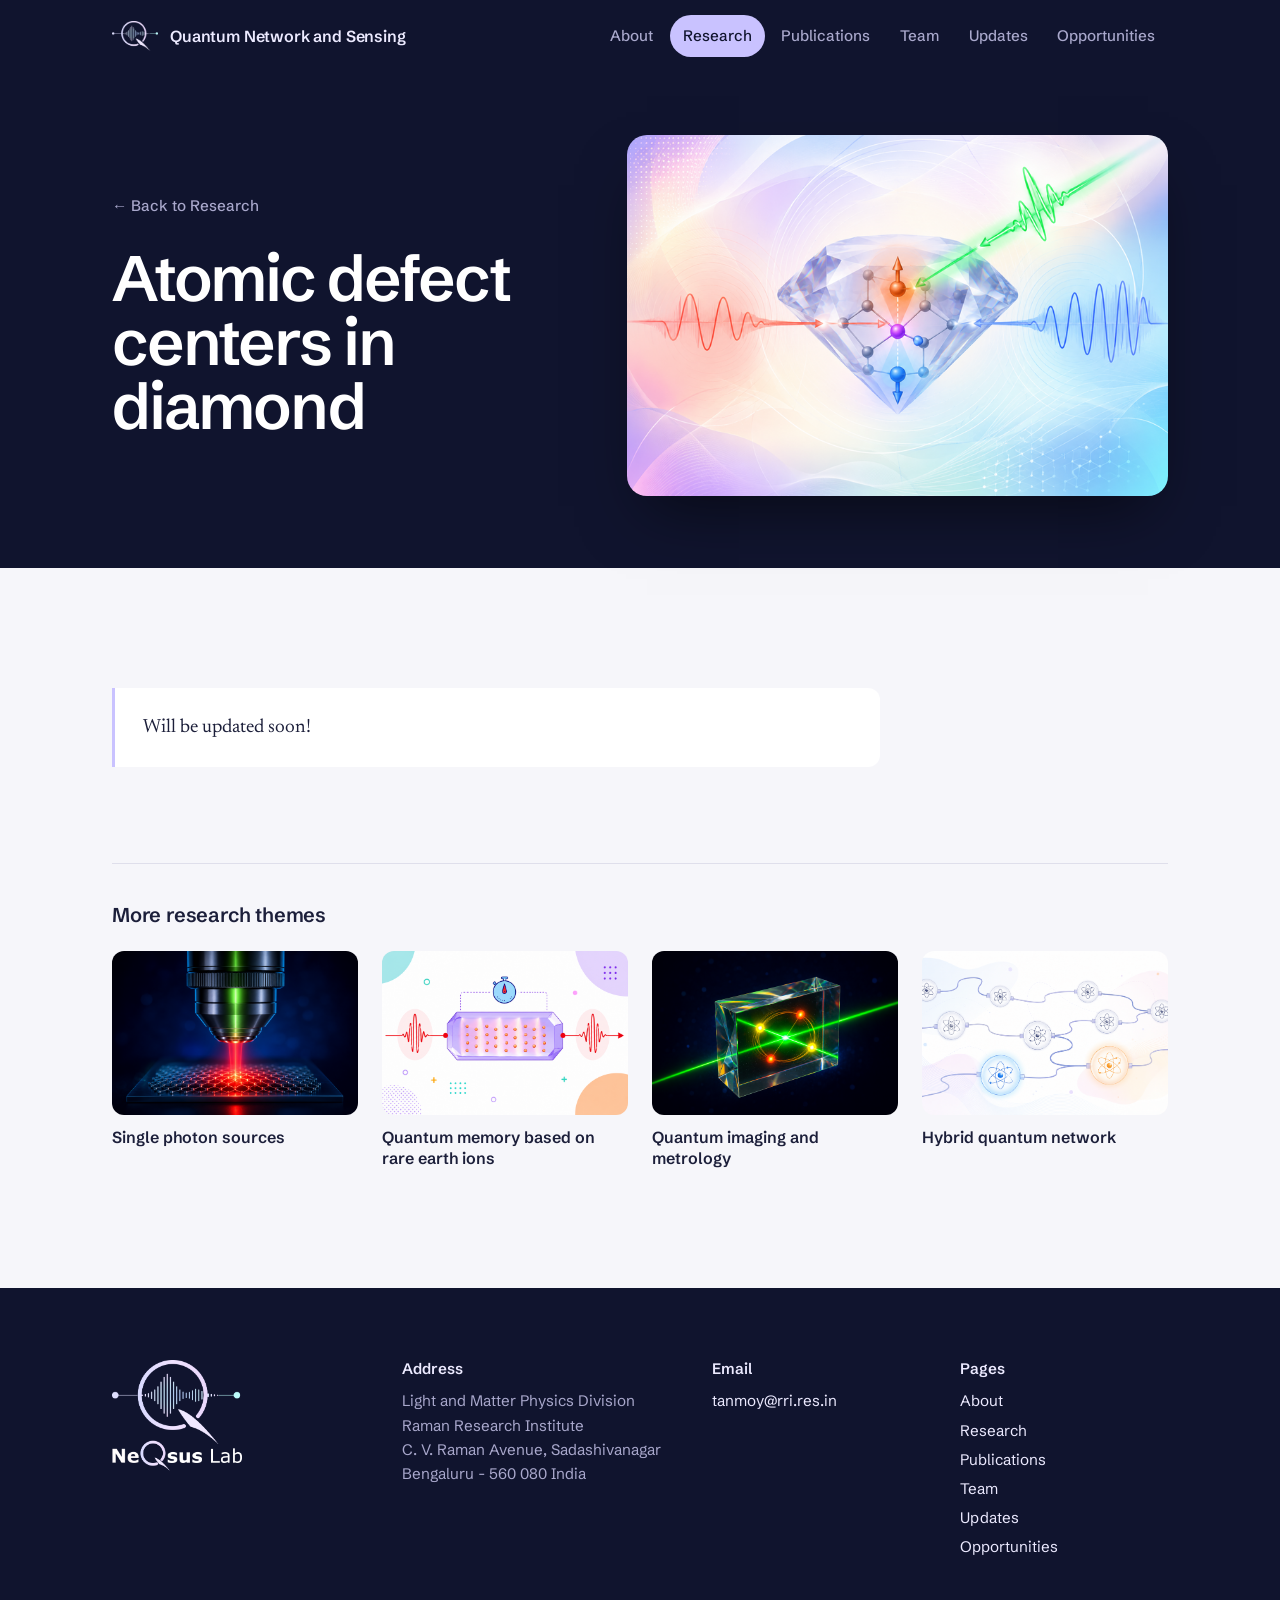
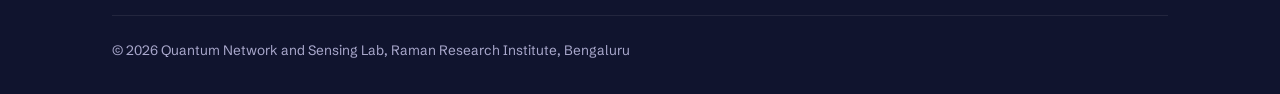
<file: defect-diamond.html>
<!DOCTYPE html>
<html lang="en">
<head>
	<meta charset="utf-8" />
	<meta name="viewport" content="width=device-width, initial-scale=1" />
	<title>Research Theme - NeQsus Lab</title>
	<meta name="description" content="Atomic defect centers in diamond: research at the Quantum Network and Sensing Lab." />
	<meta name="theme-color" content="#10142e" />
	<link rel="icon" type="image/png" href="images/favicon.png" />
	<link rel="preload" href="assets/fonts/schibsted-grotesk-latin-wght-normal.woff2" as="font" type="font/woff2" crossorigin />
	<link rel="stylesheet" href="assets/css/site.css?v=1" />
</head>
<body>
	<a class="skip-link" href="#main">Skip to content</a>

	<header class="site-header" data-header>
		<div class="wrap nav-bar">
			<a class="brand" href="index.html" aria-label="Quantum Network and Sensing, home">
				<img src="images/logo-mark.png" alt="" width="46" height="30" />
				<span>Quantum Network and Sensing</span>
			</a>
			<button class="nav-toggle" type="button" aria-expanded="false" aria-controls="site-nav">
				<span class="nav-toggle-bars" aria-hidden="true"></span>Menu
			</button>
			<nav id="site-nav" class="site-nav" aria-label="Main">
				<ul>
				<li><a href="index.html">About</a></li>
				<li><a href="research.html" aria-current="page">Research</a></li>
				<li><a href="publications.html">Publications</a></li>
				<li><a href="team.html">Team</a></li>
				<li><a href="news.html">Updates</a></li>
				<li><a href="opportunities.html">Opportunities</a></li>
				</ul>
			</nav>
		</div>
	</header>

	<main id="main">
		<section class="theme-head">
			<div class="wrap theme-head-grid">
				<div>
					<a class="back-link" href="research.html">&larr; Back to Research</a>
					<h1>Atomic defect centers in diamond</h1>
				</div>
				<figure><img src="images/defect_diamond.png" alt="Atomic defect centers in diamond" width="768" height="512" /></figure>
			</div>
		</section>

		<section class="section">
			<div class="wrap">
				<div class="soon"><p>Will be updated soon!</p></div>
				<nav class="more-themes" aria-label="Research themes">
					<h2>More research themes</h2>
					<ul>
					<li><a href="photon-sources.html"><img src="images/Photon_sources.png" alt="" width="768" height="512" loading="lazy" />Single photon sources</a></li>
					<li><a href="quantum-memory.html"><img src="images/Q_memory.png" alt="" width="768" height="512" loading="lazy" />Quantum memory based on rare earth ions</a></li>
					<li><a href="quantum-imaging.html"><img src="images/Imaging_metrology.png" alt="" width="768" height="512" loading="lazy" />Quantum imaging and metrology</a></li>
					<li><a href="hybrid-network.html"><img src="images/Hybrid_network.png" alt="" width="768" height="512" loading="lazy" />Hybrid quantum network</a></li>
					</ul>
				</nav>
			</div>
		</section>
	</main>

	<footer class="site-footer">
		<div class="wrap footer-grid">
			<div>
				<img class="footer-logo" src="images/logo.png" alt="NeQsus Lab" width="130" height="110" loading="lazy" />
			</div>
			<div>
				<h2 class="footer-h">Address</h2>
				<p>Light and Matter Physics Division<br />Raman Research Institute<br />C. V. Raman Avenue, Sadashivanagar<br />Bengaluru - 560 080 India</p>
			</div>
			<div>
				<h2 class="footer-h">Email</h2>
				<p><a href="mailto:tanmoy@rri.res.in">tanmoy@rri.res.in</a></p>
			</div>
			<nav aria-label="Footer">
				<h2 class="footer-h">Pages</h2>
				<ul class="footer-links">
					<li><a href="index.html">About</a></li>
					<li><a href="research.html">Research</a></li>
					<li><a href="publications.html">Publications</a></li>
					<li><a href="team.html">Team</a></li>
					<li><a href="news.html">Updates</a></li>
					<li><a href="opportunities.html">Opportunities</a></li>
				</ul>
			</nav>
		</div>
		<div class="wrap footer-base">
			<p>&copy; <span data-year>2026</span> Quantum Network and Sensing Lab, Raman Research Institute, Bengaluru</p>
		</div>
	</footer>

	<script src="assets/js/site.js?v=1"></script>
</body>
</html>
</file>
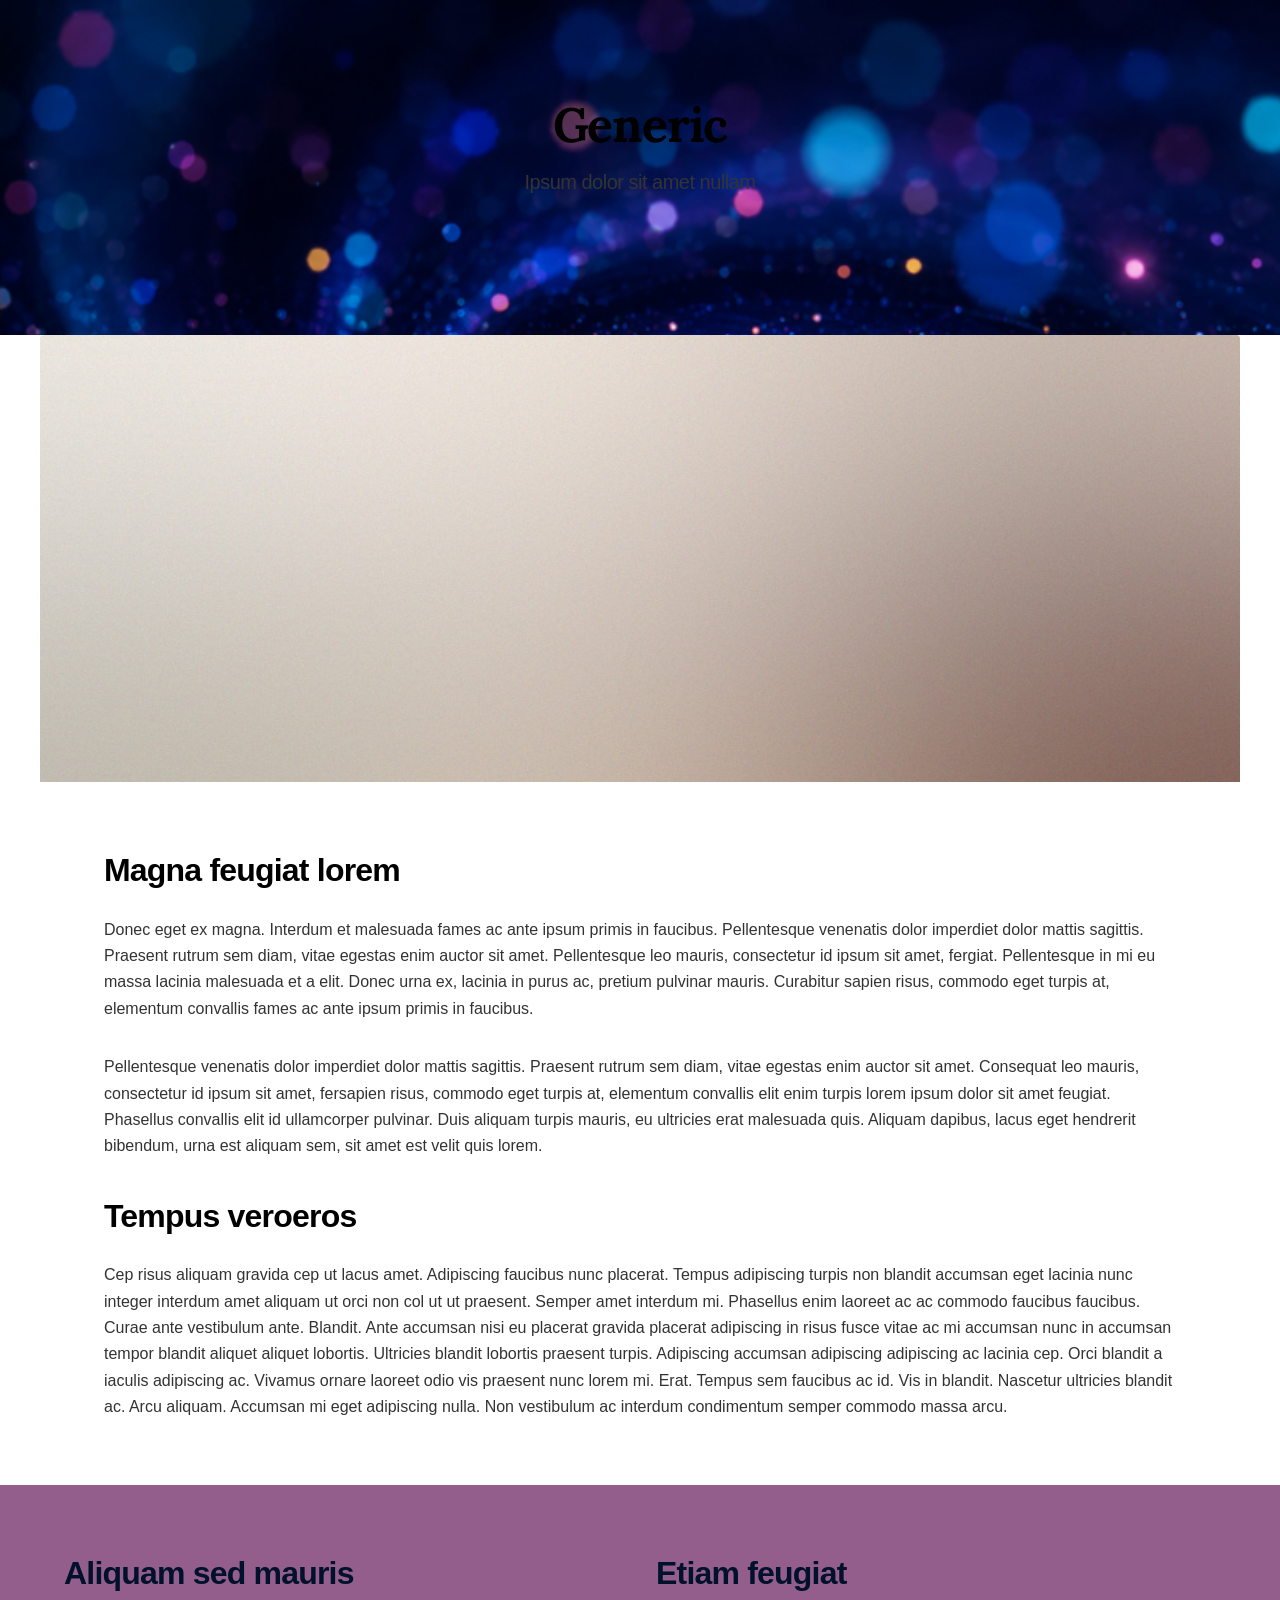
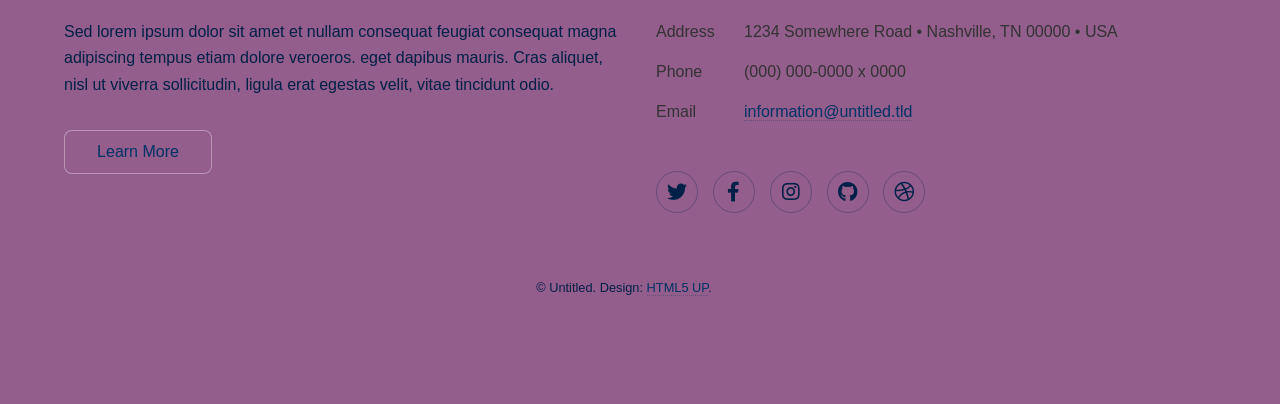
<file: generic.html>
<!DOCTYPE HTML>
<!--
	Stellar by HTML5 UP
	html5up.net | @ajlkn
	Free for personal and commercial use under the CCA 3.0 license (html5up.net/license)
-->
<html>
	<head>
		<title>Generic - Stellar by HTML5 UP</title>
		<meta charset="utf-8" />
		<meta name="viewport" content="width=device-width, initial-scale=1, user-scalable=no" />
		<link rel="stylesheet" href="assets/css/main.css" />
		<noscript><link rel="stylesheet" href="assets/css/noscript.css" /></noscript>
	</head>
	<body class="is-preload">

		<!-- Wrapper -->
			<div id="wrapper">

				<!-- Header -->
					<header id="header">
						<h1>Generic</h1>
						<p>Ipsum dolor sit amet nullam</p>
					</header>

				<!-- Main -->
					<div id="main">

						<!-- Content -->
							<section id="content" class="main">
								<span class="image main"><img src="images/pic04.jpg" alt="" /></span>
								<h2>Magna feugiat lorem</h2>
								<p>Donec eget ex magna. Interdum et malesuada fames ac ante ipsum primis in faucibus. Pellentesque venenatis dolor imperdiet dolor mattis sagittis. Praesent rutrum sem diam, vitae egestas enim auctor sit amet. Pellentesque leo mauris, consectetur id ipsum sit amet, fergiat. Pellentesque in mi eu massa lacinia malesuada et a elit. Donec urna ex, lacinia in purus ac, pretium pulvinar mauris. Curabitur sapien risus, commodo eget turpis at, elementum convallis fames ac ante ipsum primis in faucibus.</p>
								<p>Pellentesque venenatis dolor imperdiet dolor mattis sagittis. Praesent rutrum sem diam, vitae egestas enim auctor sit amet. Consequat leo mauris, consectetur id ipsum sit amet, fersapien risus, commodo eget turpis at, elementum convallis elit enim turpis lorem ipsum dolor sit amet feugiat. Phasellus convallis elit id ullamcorper pulvinar. Duis aliquam turpis mauris, eu ultricies erat malesuada quis. Aliquam dapibus, lacus eget hendrerit bibendum, urna est aliquam sem, sit amet est velit quis lorem.</p>
								<h2>Tempus veroeros</h2>
								<p>Cep risus aliquam gravida cep ut lacus amet. Adipiscing faucibus nunc placerat. Tempus adipiscing turpis non blandit accumsan eget lacinia nunc integer interdum amet aliquam ut orci non col ut ut praesent. Semper amet interdum mi. Phasellus enim laoreet ac ac commodo faucibus faucibus. Curae ante vestibulum ante. Blandit. Ante accumsan nisi eu placerat gravida placerat adipiscing in risus fusce vitae ac mi accumsan nunc in accumsan tempor blandit aliquet aliquet lobortis. Ultricies blandit lobortis praesent turpis. Adipiscing accumsan adipiscing adipiscing ac lacinia cep. Orci blandit a iaculis adipiscing ac. Vivamus ornare laoreet odio vis praesent nunc lorem mi. Erat. Tempus sem faucibus ac id. Vis in blandit. Nascetur ultricies blandit ac. Arcu aliquam. Accumsan mi eget adipiscing nulla. Non vestibulum ac interdum condimentum semper commodo massa arcu.</p>
							</section>

					</div>

				<!-- Footer -->
					<footer id="footer">
						<section>
							<h2>Aliquam sed mauris</h2>
							<p>Sed lorem ipsum dolor sit amet et nullam consequat feugiat consequat magna adipiscing tempus etiam dolore veroeros. eget dapibus mauris. Cras aliquet, nisl ut viverra sollicitudin, ligula erat egestas velit, vitae tincidunt odio.</p>
							<ul class="actions">
								<li><a href="#" class="button">Learn More</a></li>
							</ul>
						</section>
						<section>
							<h2>Etiam feugiat</h2>
							<dl class="alt">
								<dt>Address</dt>
								<dd>1234 Somewhere Road &bull; Nashville, TN 00000 &bull; USA</dd>
								<dt>Phone</dt>
								<dd>(000) 000-0000 x 0000</dd>
								<dt>Email</dt>
								<dd><a href="#">information@untitled.tld</a></dd>
							</dl>
							<ul class="icons">
								<li><a href="#" class="icon brands fa-twitter alt"><span class="label">Twitter</span></a></li>
								<li><a href="#" class="icon brands fa-facebook-f alt"><span class="label">Facebook</span></a></li>
								<li><a href="#" class="icon brands fa-instagram alt"><span class="label">Instagram</span></a></li>
								<li><a href="#" class="icon brands fa-github alt"><span class="label">GitHub</span></a></li>
								<li><a href="#" class="icon brands fa-dribbble alt"><span class="label">Dribbble</span></a></li>
							</ul>
						</section>
						<p class="copyright">&copy; Untitled. Design: <a href="https://html5up.net">HTML5 UP</a>.</p>
					</footer>

			</div>

		<!-- Scripts -->
			<script src="assets/js/jquery.min.js"></script>
			<script src="assets/js/jquery.scrollex.min.js"></script>
			<script src="assets/js/jquery.scrolly.min.js"></script>
			<script src="assets/js/browser.min.js"></script>
			<script src="assets/js/breakpoints.min.js"></script>
			<script src="assets/js/util.js"></script>
			<script src="assets/js/main.js"></script>

	</body>
</html>
</file>
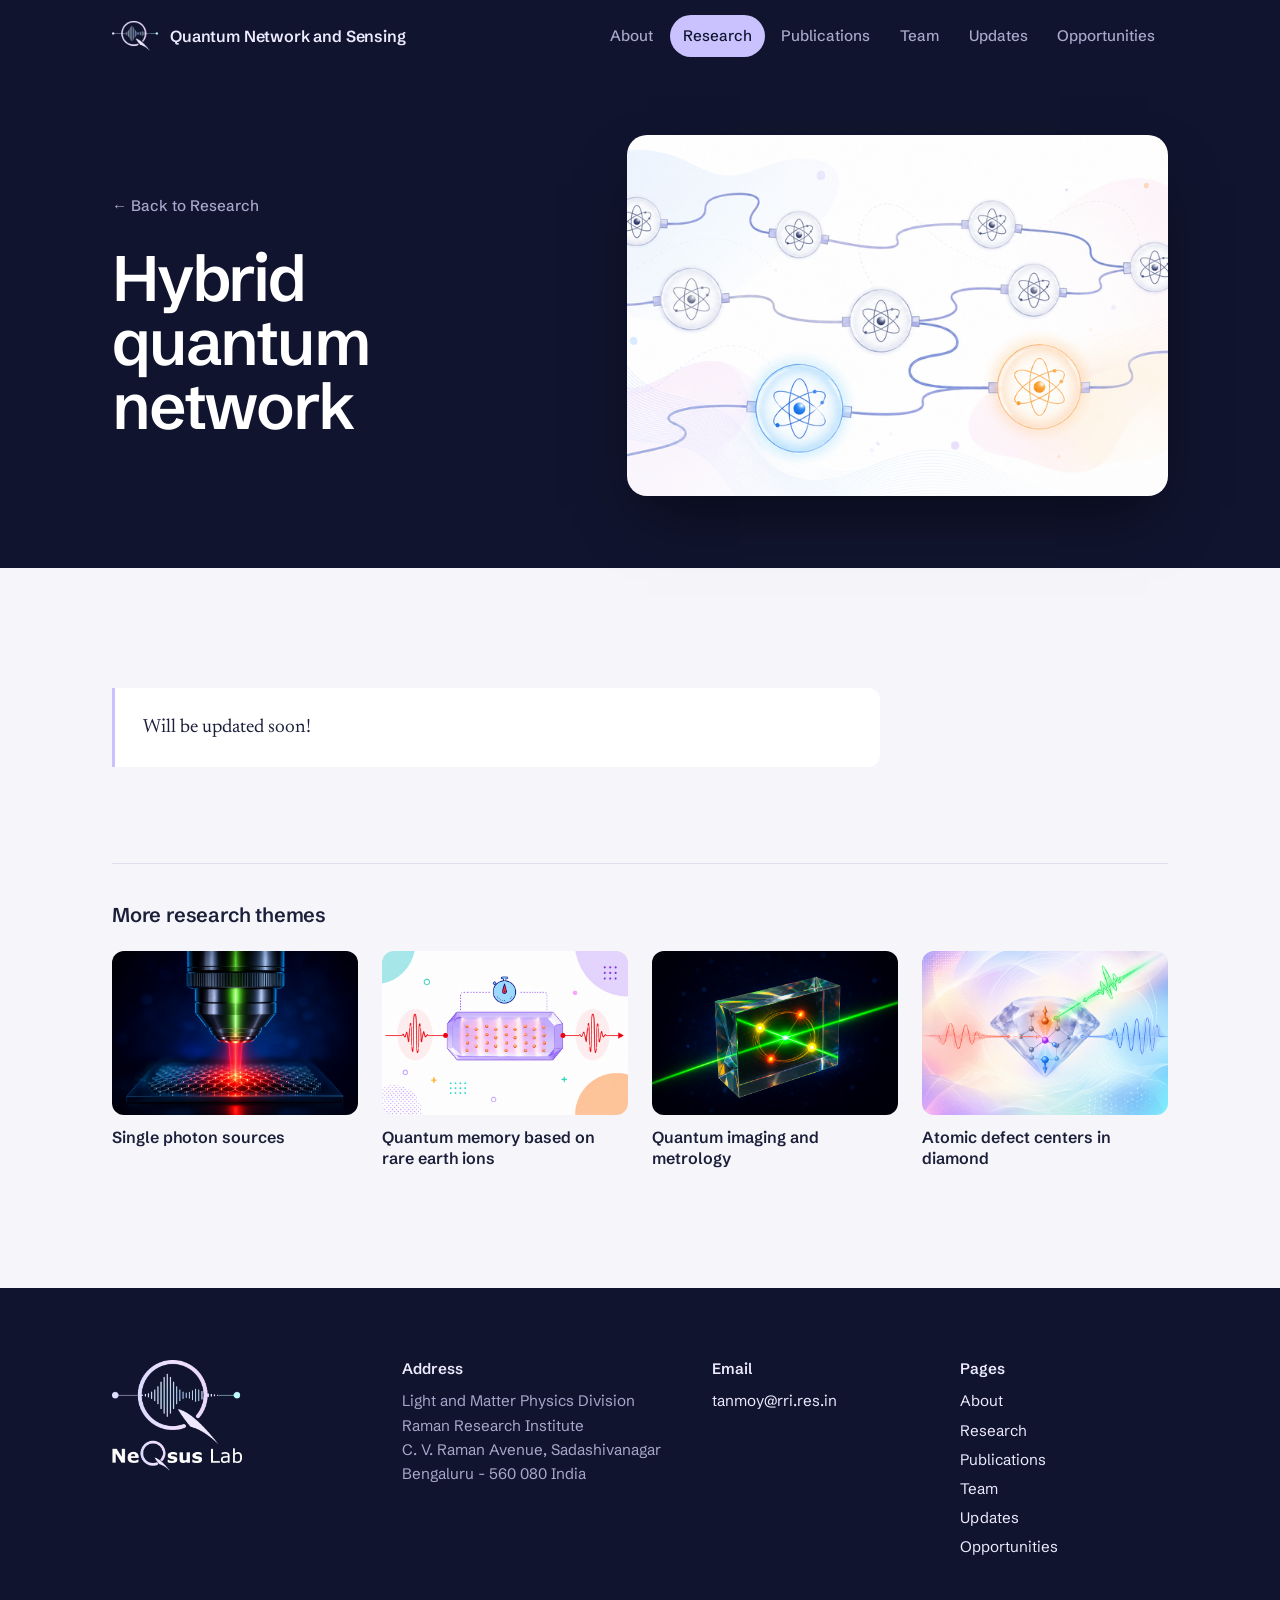
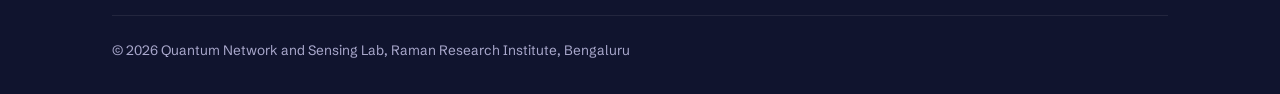
<file: hybrid-network.html>
<!DOCTYPE html>
<html lang="en">
<head>
	<meta charset="utf-8" />
	<meta name="viewport" content="width=device-width, initial-scale=1" />
	<title>Research Theme - NeQsus Lab</title>
	<meta name="description" content="Hybrid quantum network: research at the Quantum Network and Sensing Lab." />
	<meta name="theme-color" content="#10142e" />
	<link rel="icon" type="image/png" href="images/favicon.png" />
	<link rel="preload" href="assets/fonts/schibsted-grotesk-latin-wght-normal.woff2" as="font" type="font/woff2" crossorigin />
	<link rel="stylesheet" href="assets/css/site.css?v=1" />
</head>
<body>
	<a class="skip-link" href="#main">Skip to content</a>

	<header class="site-header" data-header>
		<div class="wrap nav-bar">
			<a class="brand" href="index.html" aria-label="Quantum Network and Sensing, home">
				<img src="images/logo-mark.png" alt="" width="46" height="30" />
				<span>Quantum Network and Sensing</span>
			</a>
			<button class="nav-toggle" type="button" aria-expanded="false" aria-controls="site-nav">
				<span class="nav-toggle-bars" aria-hidden="true"></span>Menu
			</button>
			<nav id="site-nav" class="site-nav" aria-label="Main">
				<ul>
				<li><a href="index.html">About</a></li>
				<li><a href="research.html" aria-current="page">Research</a></li>
				<li><a href="publications.html">Publications</a></li>
				<li><a href="team.html">Team</a></li>
				<li><a href="news.html">Updates</a></li>
				<li><a href="opportunities.html">Opportunities</a></li>
				</ul>
			</nav>
		</div>
	</header>

	<main id="main">
		<section class="theme-head">
			<div class="wrap theme-head-grid">
				<div>
					<a class="back-link" href="research.html">&larr; Back to Research</a>
					<h1>Hybrid quantum network</h1>
				</div>
				<figure><img src="images/Hybrid_network.png" alt="Hybrid quantum network" width="768" height="512" /></figure>
			</div>
		</section>

		<section class="section">
			<div class="wrap">
				<div class="soon"><p>Will be updated soon!</p></div>
				<nav class="more-themes" aria-label="Research themes">
					<h2>More research themes</h2>
					<ul>
					<li><a href="photon-sources.html"><img src="images/Photon_sources.png" alt="" width="768" height="512" loading="lazy" />Single photon sources</a></li>
					<li><a href="quantum-memory.html"><img src="images/Q_memory.png" alt="" width="768" height="512" loading="lazy" />Quantum memory based on rare earth ions</a></li>
					<li><a href="quantum-imaging.html"><img src="images/Imaging_metrology.png" alt="" width="768" height="512" loading="lazy" />Quantum imaging and metrology</a></li>
					<li><a href="defect-diamond.html"><img src="images/defect_diamond.png" alt="" width="768" height="512" loading="lazy" />Atomic defect centers in diamond</a></li>
					</ul>
				</nav>
			</div>
		</section>
	</main>

	<footer class="site-footer">
		<div class="wrap footer-grid">
			<div>
				<img class="footer-logo" src="images/logo.png" alt="NeQsus Lab" width="130" height="110" loading="lazy" />
			</div>
			<div>
				<h2 class="footer-h">Address</h2>
				<p>Light and Matter Physics Division<br />Raman Research Institute<br />C. V. Raman Avenue, Sadashivanagar<br />Bengaluru - 560 080 India</p>
			</div>
			<div>
				<h2 class="footer-h">Email</h2>
				<p><a href="mailto:tanmoy@rri.res.in">tanmoy@rri.res.in</a></p>
			</div>
			<nav aria-label="Footer">
				<h2 class="footer-h">Pages</h2>
				<ul class="footer-links">
					<li><a href="index.html">About</a></li>
					<li><a href="research.html">Research</a></li>
					<li><a href="publications.html">Publications</a></li>
					<li><a href="team.html">Team</a></li>
					<li><a href="news.html">Updates</a></li>
					<li><a href="opportunities.html">Opportunities</a></li>
				</ul>
			</nav>
		</div>
		<div class="wrap footer-base">
			<p>&copy; <span data-year>2026</span> Quantum Network and Sensing Lab, Raman Research Institute, Bengaluru</p>
		</div>
	</footer>

	<script src="assets/js/site.js?v=1"></script>
</body>
</html>
</file>
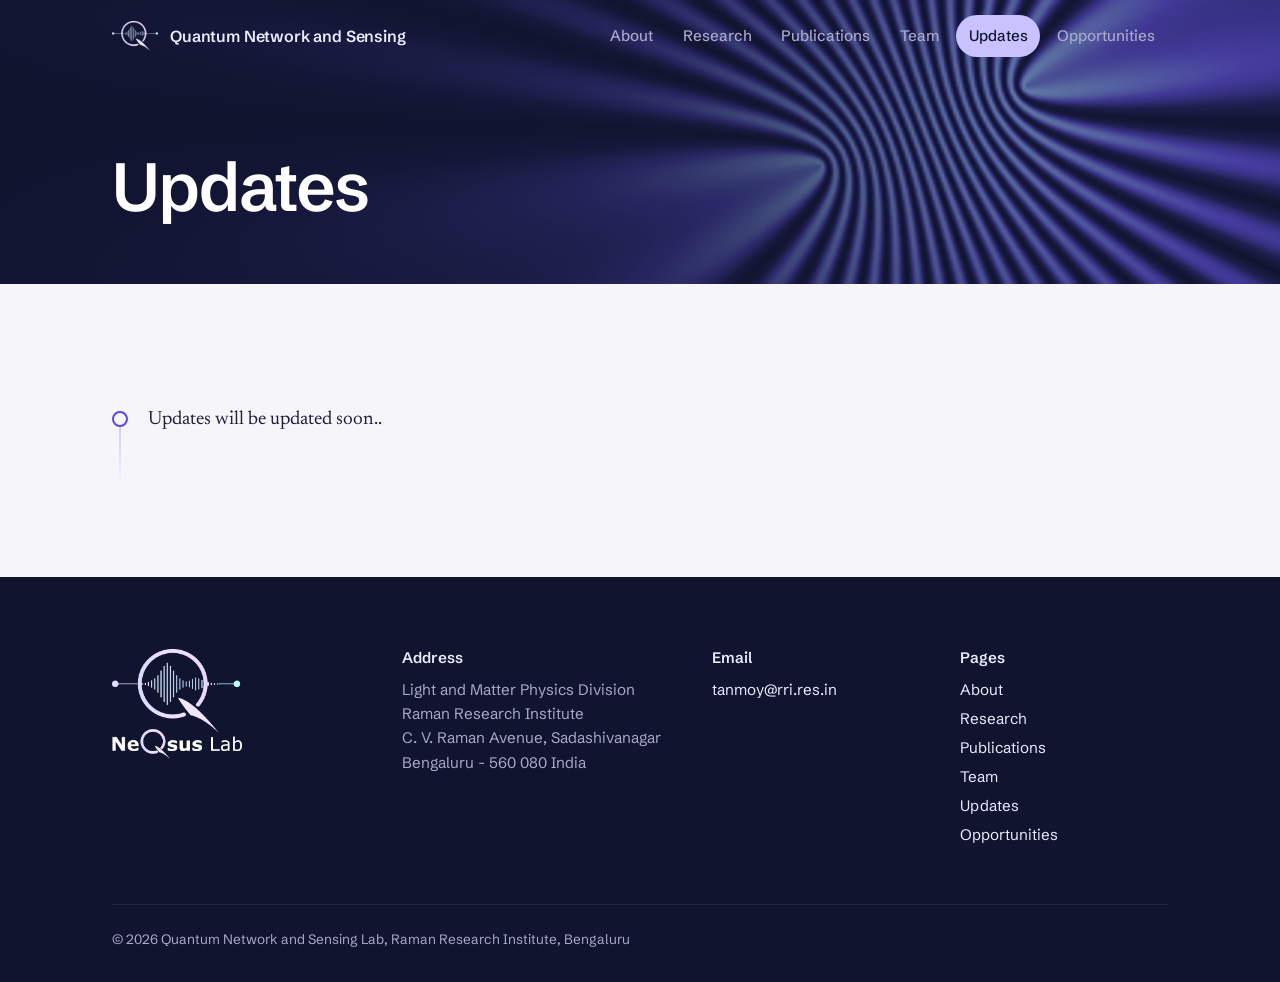
<file: news.html>
<!DOCTYPE html>
<html lang="en">
<head>
	<meta charset="utf-8" />
	<meta name="viewport" content="width=device-width, initial-scale=1" />
	<title>Updates - NeQsus Lab</title>
	<meta name="description" content="News and updates from the Quantum Network and Sensing Lab." />
	<meta name="theme-color" content="#10142e" />
	<link rel="icon" type="image/png" href="images/favicon.png" />
	<link rel="preload" href="assets/fonts/schibsted-grotesk-latin-wght-normal.woff2" as="font" type="font/woff2" crossorigin />
	<link rel="stylesheet" href="assets/css/site.css?v=1" />
</head>
<body>
	<a class="skip-link" href="#main">Skip to content</a>

	<header class="site-header" data-header>
		<div class="wrap nav-bar">
			<a class="brand" href="index.html" aria-label="Quantum Network and Sensing, home">
				<img src="images/logo-mark.png" alt="" width="46" height="30" />
				<span>Quantum Network and Sensing</span>
			</a>
			<button class="nav-toggle" type="button" aria-expanded="false" aria-controls="site-nav">
				<span class="nav-toggle-bars" aria-hidden="true"></span>Menu
			</button>
			<nav id="site-nav" class="site-nav" aria-label="Main">
				<ul>
				<li><a href="index.html">About</a></li>
				<li><a href="research.html">Research</a></li>
				<li><a href="publications.html">Publications</a></li>
				<li><a href="team.html">Team</a></li>
				<li><a href="news.html" aria-current="page">Updates</a></li>
				<li><a href="opportunities.html">Opportunities</a></li>
				</ul>
			</nav>
		</div>
	</header>

	<main id="main">
		<section class="page-head">
			<canvas class="fringes" data-fringes="still" data-brightness="0.85" aria-hidden="true"></canvas>
			<div class="wrap page-head-inner">
				<h1>Updates</h1>
			</div>
		</section>

		<section class="section">
			<div class="wrap">
				<div class="timeline">
					<div class="timeline-item"><p>Updates will be updated soon..</p></div>
				</div>
			</div>
		</section>
	</main>

	<footer class="site-footer">
		<div class="wrap footer-grid">
			<div>
				<img class="footer-logo" src="images/logo.png" alt="NeQsus Lab" width="130" height="110" loading="lazy" />
			</div>
			<div>
				<h2 class="footer-h">Address</h2>
				<p>Light and Matter Physics Division<br />Raman Research Institute<br />C. V. Raman Avenue, Sadashivanagar<br />Bengaluru - 560 080 India</p>
			</div>
			<div>
				<h2 class="footer-h">Email</h2>
				<p><a href="mailto:tanmoy@rri.res.in">tanmoy@rri.res.in</a></p>
			</div>
			<nav aria-label="Footer">
				<h2 class="footer-h">Pages</h2>
				<ul class="footer-links">
					<li><a href="index.html">About</a></li>
					<li><a href="research.html">Research</a></li>
					<li><a href="publications.html">Publications</a></li>
					<li><a href="team.html">Team</a></li>
					<li><a href="news.html">Updates</a></li>
					<li><a href="opportunities.html">Opportunities</a></li>
				</ul>
			</nav>
		</div>
		<div class="wrap footer-base">
			<p>&copy; <span data-year>2026</span> Quantum Network and Sensing Lab, Raman Research Institute, Bengaluru</p>
		</div>
	</footer>

	<script src="assets/js/site.js?v=1"></script>
</body>
</html>
</file>
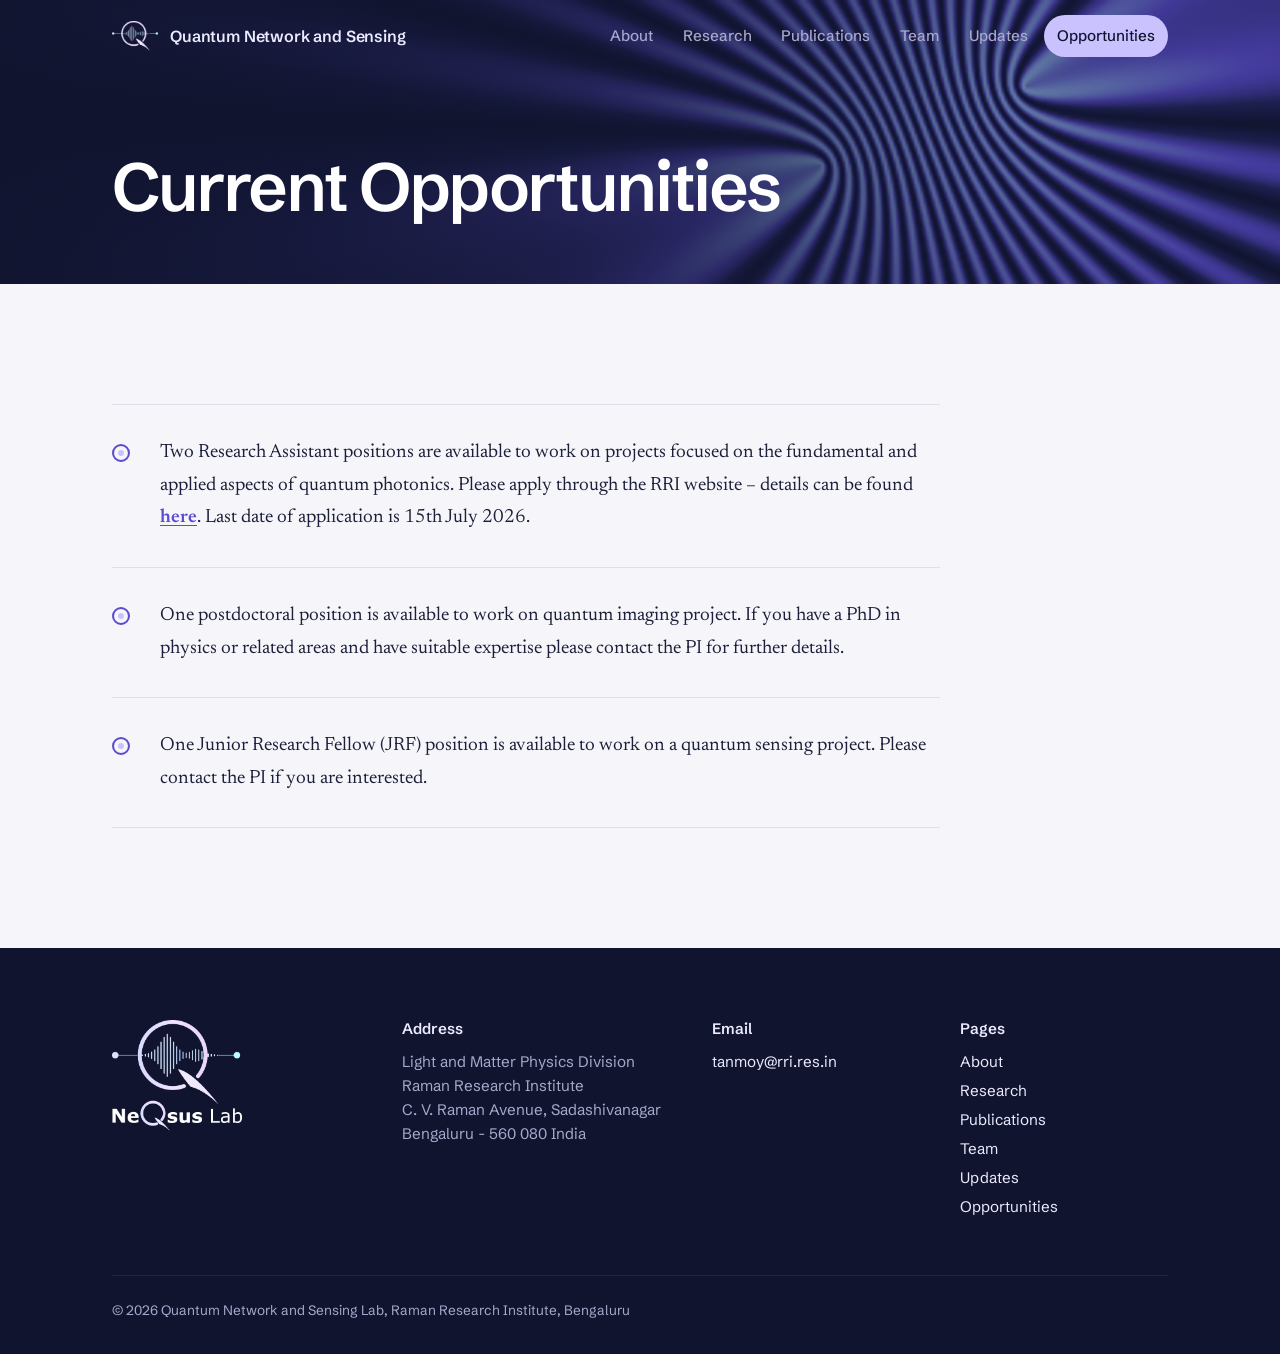
<file: opportunities.html>
<!DOCTYPE html>
<html lang="en">
<head>
	<meta charset="utf-8" />
	<meta name="viewport" content="width=device-width, initial-scale=1" />
	<title>Opportunities - NeQsus Lab</title>
	<meta name="description" content="Open positions in the Quantum Network and Sensing Lab, Raman Research Institute." />
	<meta name="theme-color" content="#10142e" />
	<link rel="icon" type="image/png" href="images/favicon.png" />
	<link rel="preload" href="assets/fonts/schibsted-grotesk-latin-wght-normal.woff2" as="font" type="font/woff2" crossorigin />
	<link rel="stylesheet" href="assets/css/site.css?v=1" />
</head>
<body>
	<a class="skip-link" href="#main">Skip to content</a>

	<header class="site-header" data-header>
		<div class="wrap nav-bar">
			<a class="brand" href="index.html" aria-label="Quantum Network and Sensing, home">
				<img src="images/logo-mark.png" alt="" width="46" height="30" />
				<span>Quantum Network and Sensing</span>
			</a>
			<button class="nav-toggle" type="button" aria-expanded="false" aria-controls="site-nav">
				<span class="nav-toggle-bars" aria-hidden="true"></span>Menu
			</button>
			<nav id="site-nav" class="site-nav" aria-label="Main">
				<ul>
				<li><a href="index.html">About</a></li>
				<li><a href="research.html">Research</a></li>
				<li><a href="publications.html">Publications</a></li>
				<li><a href="team.html">Team</a></li>
				<li><a href="news.html">Updates</a></li>
				<li><a href="opportunities.html" aria-current="page">Opportunities</a></li>
				</ul>
			</nav>
		</div>
	</header>

	<main id="main">
		<section class="page-head">
			<canvas class="fringes" data-fringes="still" data-brightness="0.85" aria-hidden="true"></canvas>
			<div class="wrap page-head-inner">
				<h1>Current Opportunities</h1>
			</div>
		</section>

		<section class="section">
			<div class="wrap">
				<ul class="openings">
					<li>Two Research Assistant positions are available to work on projects focused on the fundamental and applied aspects of quantum photonics. Please apply through the RRI website – details can be found <a href="https://www.rri.res.in/sites/default/files/other-openings/Advt_17_2026.pdf" rel="noopener" target="_blank">here</a>. Last date of application is 15th July 2026.</li>
					<li>One postdoctoral position is available to work on quantum imaging project. If you have a PhD in physics or related areas and have suitable expertise please contact the PI for further details.</li>
					<li>One Junior Research Fellow (JRF) position is available to work on a quantum sensing project. Please contact the PI if you are interested.</li>
				</ul>
			</div>
		</section>
	</main>

	<footer class="site-footer">
		<div class="wrap footer-grid">
			<div>
				<img class="footer-logo" src="images/logo.png" alt="NeQsus Lab" width="130" height="110" loading="lazy" />
			</div>
			<div>
				<h2 class="footer-h">Address</h2>
				<p>Light and Matter Physics Division<br />Raman Research Institute<br />C. V. Raman Avenue, Sadashivanagar<br />Bengaluru - 560 080 India</p>
			</div>
			<div>
				<h2 class="footer-h">Email</h2>
				<p><a href="mailto:tanmoy@rri.res.in">tanmoy@rri.res.in</a></p>
			</div>
			<nav aria-label="Footer">
				<h2 class="footer-h">Pages</h2>
				<ul class="footer-links">
					<li><a href="index.html">About</a></li>
					<li><a href="research.html">Research</a></li>
					<li><a href="publications.html">Publications</a></li>
					<li><a href="team.html">Team</a></li>
					<li><a href="news.html">Updates</a></li>
					<li><a href="opportunities.html">Opportunities</a></li>
				</ul>
			</nav>
		</div>
		<div class="wrap footer-base">
			<p>&copy; <span data-year>2026</span> Quantum Network and Sensing Lab, Raman Research Institute, Bengaluru</p>
		</div>
	</footer>

	<script src="assets/js/site.js?v=1"></script>
</body>
</html>
</file>
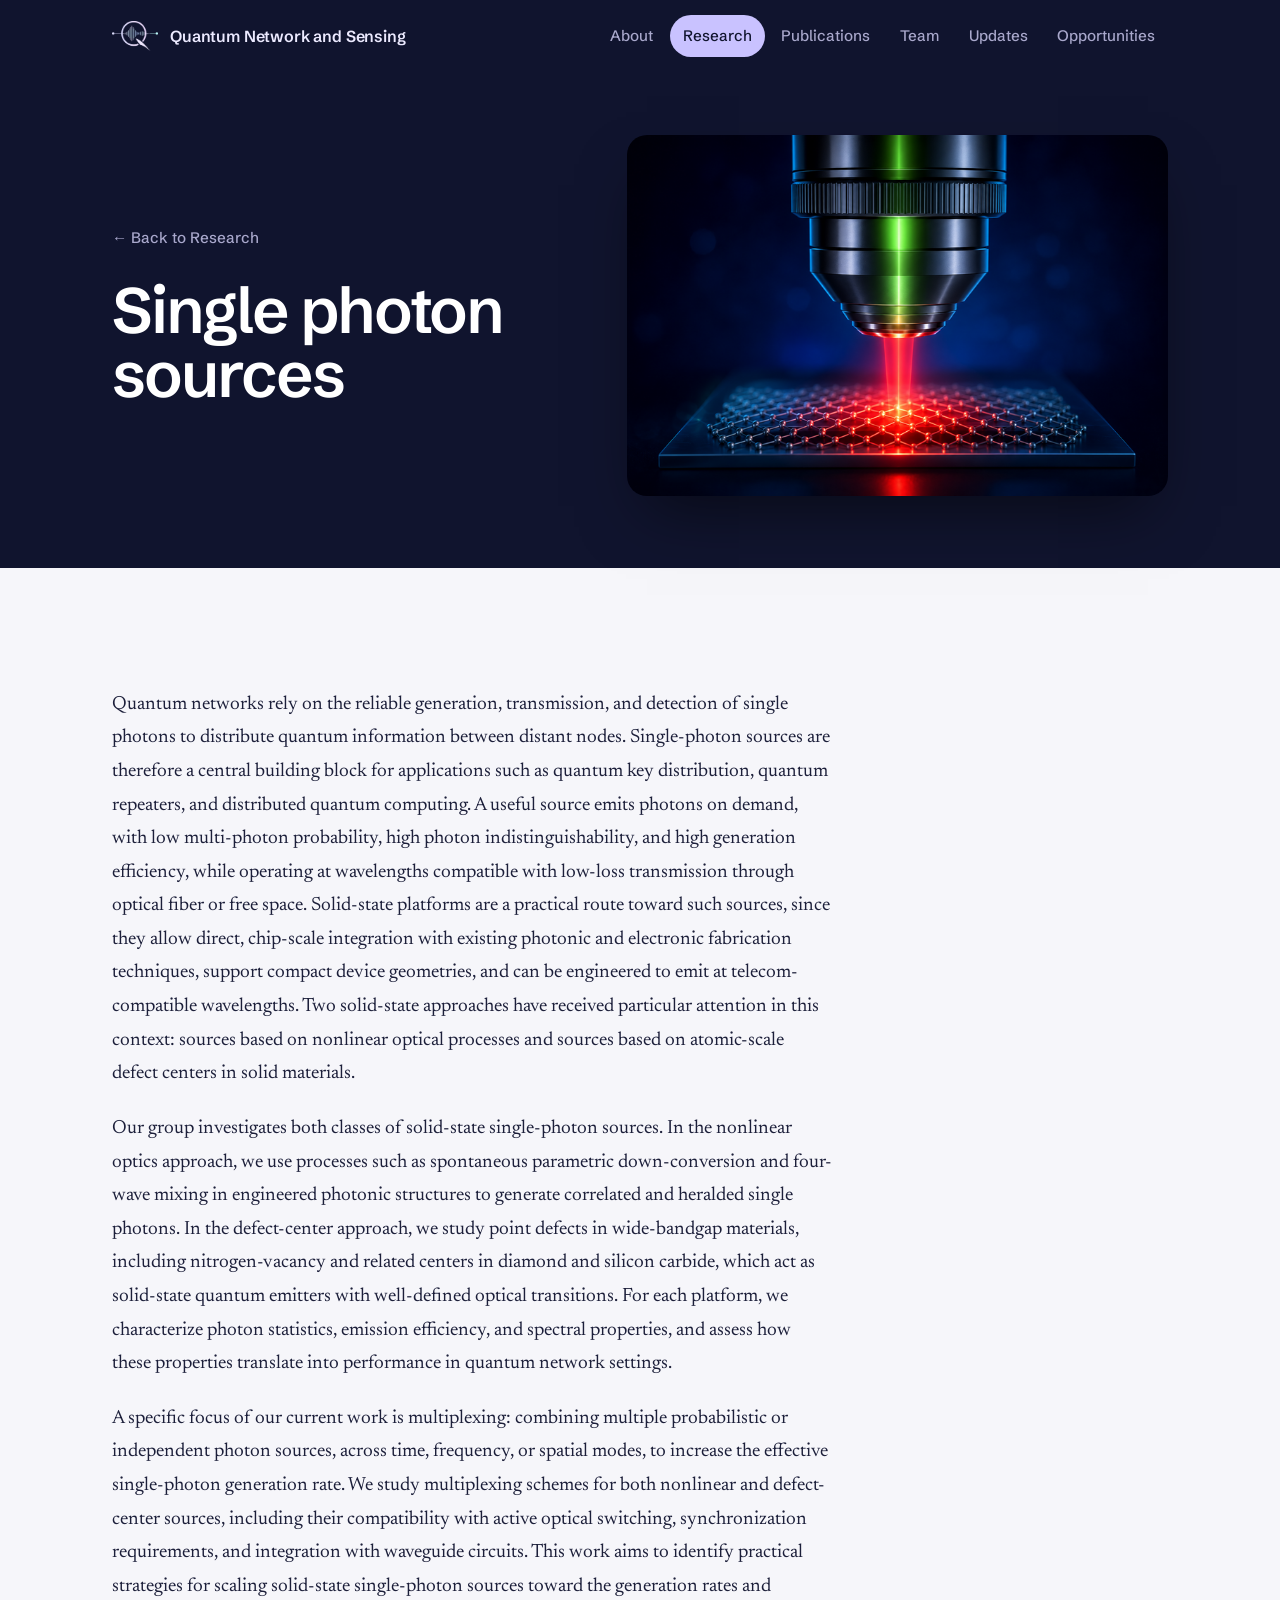
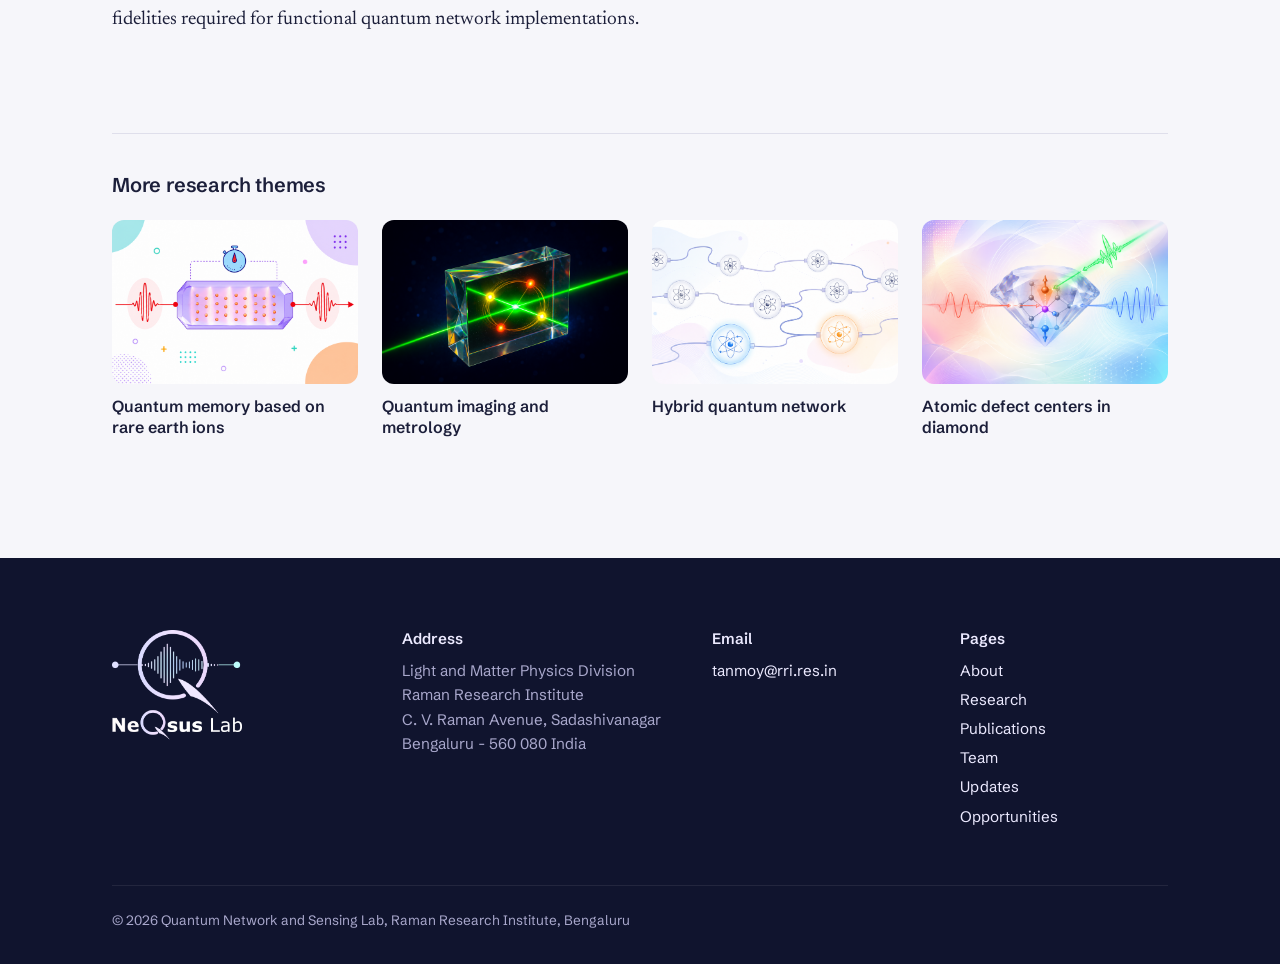
<file: photon-sources.html>
<!DOCTYPE html>
<html lang="en">
<head>
	<meta charset="utf-8" />
	<meta name="viewport" content="width=device-width, initial-scale=1" />
	<title>Research Theme - NeQsus Lab</title>
	<meta name="description" content="Single photon sources: research at the Quantum Network and Sensing Lab." />
	<meta name="theme-color" content="#10142e" />
	<link rel="icon" type="image/png" href="images/favicon.png" />
	<link rel="preload" href="assets/fonts/schibsted-grotesk-latin-wght-normal.woff2" as="font" type="font/woff2" crossorigin />
	<link rel="stylesheet" href="assets/css/site.css?v=1" />
</head>
<body>
	<a class="skip-link" href="#main">Skip to content</a>

	<header class="site-header" data-header>
		<div class="wrap nav-bar">
			<a class="brand" href="index.html" aria-label="Quantum Network and Sensing, home">
				<img src="images/logo-mark.png" alt="" width="46" height="30" />
				<span>Quantum Network and Sensing</span>
			</a>
			<button class="nav-toggle" type="button" aria-expanded="false" aria-controls="site-nav">
				<span class="nav-toggle-bars" aria-hidden="true"></span>Menu
			</button>
			<nav id="site-nav" class="site-nav" aria-label="Main">
				<ul>
				<li><a href="index.html">About</a></li>
				<li><a href="research.html" aria-current="page">Research</a></li>
				<li><a href="publications.html">Publications</a></li>
				<li><a href="team.html">Team</a></li>
				<li><a href="news.html">Updates</a></li>
				<li><a href="opportunities.html">Opportunities</a></li>
				</ul>
			</nav>
		</div>
	</header>

	<main id="main">
		<section class="theme-head">
			<div class="wrap theme-head-grid">
				<div>
					<a class="back-link" href="research.html">&larr; Back to Research</a>
					<h1>Single photon sources</h1>
				</div>
				<figure><img src="images/Photon_sources.png" alt="Single photon sources" width="768" height="512" /></figure>
			</div>
		</section>

		<section class="section">
			<div class="wrap">
				<div class="prose">
					<p>Quantum networks rely on the reliable generation, transmission, and detection of single photons to distribute quantum information between distant nodes. Single-photon sources are therefore a central building block for applications such as quantum key distribution, quantum repeaters, and distributed quantum computing. A useful source emits photons on demand, with low multi-photon probability, high photon indistinguishability, and high generation efficiency, while operating at wavelengths compatible with low-loss transmission through optical fiber or free space. Solid-state platforms are a practical route toward such sources, since they allow direct, chip-scale integration with existing photonic and electronic fabrication techniques, support compact device geometries, and can be engineered to emit at telecom-compatible wavelengths. Two solid-state approaches have received particular attention in this context: sources based on nonlinear optical processes and sources based on atomic-scale defect centers in solid materials.</p>
					<p>Our group investigates both classes of solid-state single-photon sources. In the nonlinear optics approach, we use processes such as spontaneous parametric down-conversion and four-wave mixing in engineered photonic structures to generate correlated and heralded single photons. In the defect-center approach, we study point defects in wide-bandgap materials, including nitrogen-vacancy and related centers in diamond and silicon carbide, which act as solid-state quantum emitters with well-defined optical transitions. For each platform, we characterize photon statistics, emission efficiency, and spectral properties, and assess how these properties translate into performance in quantum network settings.</p>
					<p>A specific focus of our current work is multiplexing: combining multiple probabilistic or independent photon sources, across time, frequency, or spatial modes, to increase the effective single-photon generation rate. We study multiplexing schemes for both nonlinear and defect-center sources, including their compatibility with active optical switching, synchronization requirements, and integration with waveguide circuits. This work aims to identify practical strategies for scaling solid-state single-photon sources toward the generation rates and fidelities required for functional quantum network implementations.</p>
				</div>
				<nav class="more-themes" aria-label="Research themes">
					<h2>More research themes</h2>
					<ul>
					<li><a href="quantum-memory.html"><img src="images/Q_memory.png" alt="" width="768" height="512" loading="lazy" />Quantum memory based on rare earth ions</a></li>
					<li><a href="quantum-imaging.html"><img src="images/Imaging_metrology.png" alt="" width="768" height="512" loading="lazy" />Quantum imaging and metrology</a></li>
					<li><a href="hybrid-network.html"><img src="images/Hybrid_network.png" alt="" width="768" height="512" loading="lazy" />Hybrid quantum network</a></li>
					<li><a href="defect-diamond.html"><img src="images/defect_diamond.png" alt="" width="768" height="512" loading="lazy" />Atomic defect centers in diamond</a></li>
					</ul>
				</nav>
			</div>
		</section>
	</main>

	<footer class="site-footer">
		<div class="wrap footer-grid">
			<div>
				<img class="footer-logo" src="images/logo.png" alt="NeQsus Lab" width="130" height="110" loading="lazy" />
			</div>
			<div>
				<h2 class="footer-h">Address</h2>
				<p>Light and Matter Physics Division<br />Raman Research Institute<br />C. V. Raman Avenue, Sadashivanagar<br />Bengaluru - 560 080 India</p>
			</div>
			<div>
				<h2 class="footer-h">Email</h2>
				<p><a href="mailto:tanmoy@rri.res.in">tanmoy@rri.res.in</a></p>
			</div>
			<nav aria-label="Footer">
				<h2 class="footer-h">Pages</h2>
				<ul class="footer-links">
					<li><a href="index.html">About</a></li>
					<li><a href="research.html">Research</a></li>
					<li><a href="publications.html">Publications</a></li>
					<li><a href="team.html">Team</a></li>
					<li><a href="news.html">Updates</a></li>
					<li><a href="opportunities.html">Opportunities</a></li>
				</ul>
			</nav>
		</div>
		<div class="wrap footer-base">
			<p>&copy; <span data-year>2026</span> Quantum Network and Sensing Lab, Raman Research Institute, Bengaluru</p>
		</div>
	</footer>

	<script src="assets/js/site.js?v=1"></script>
</body>
</html>
</file>
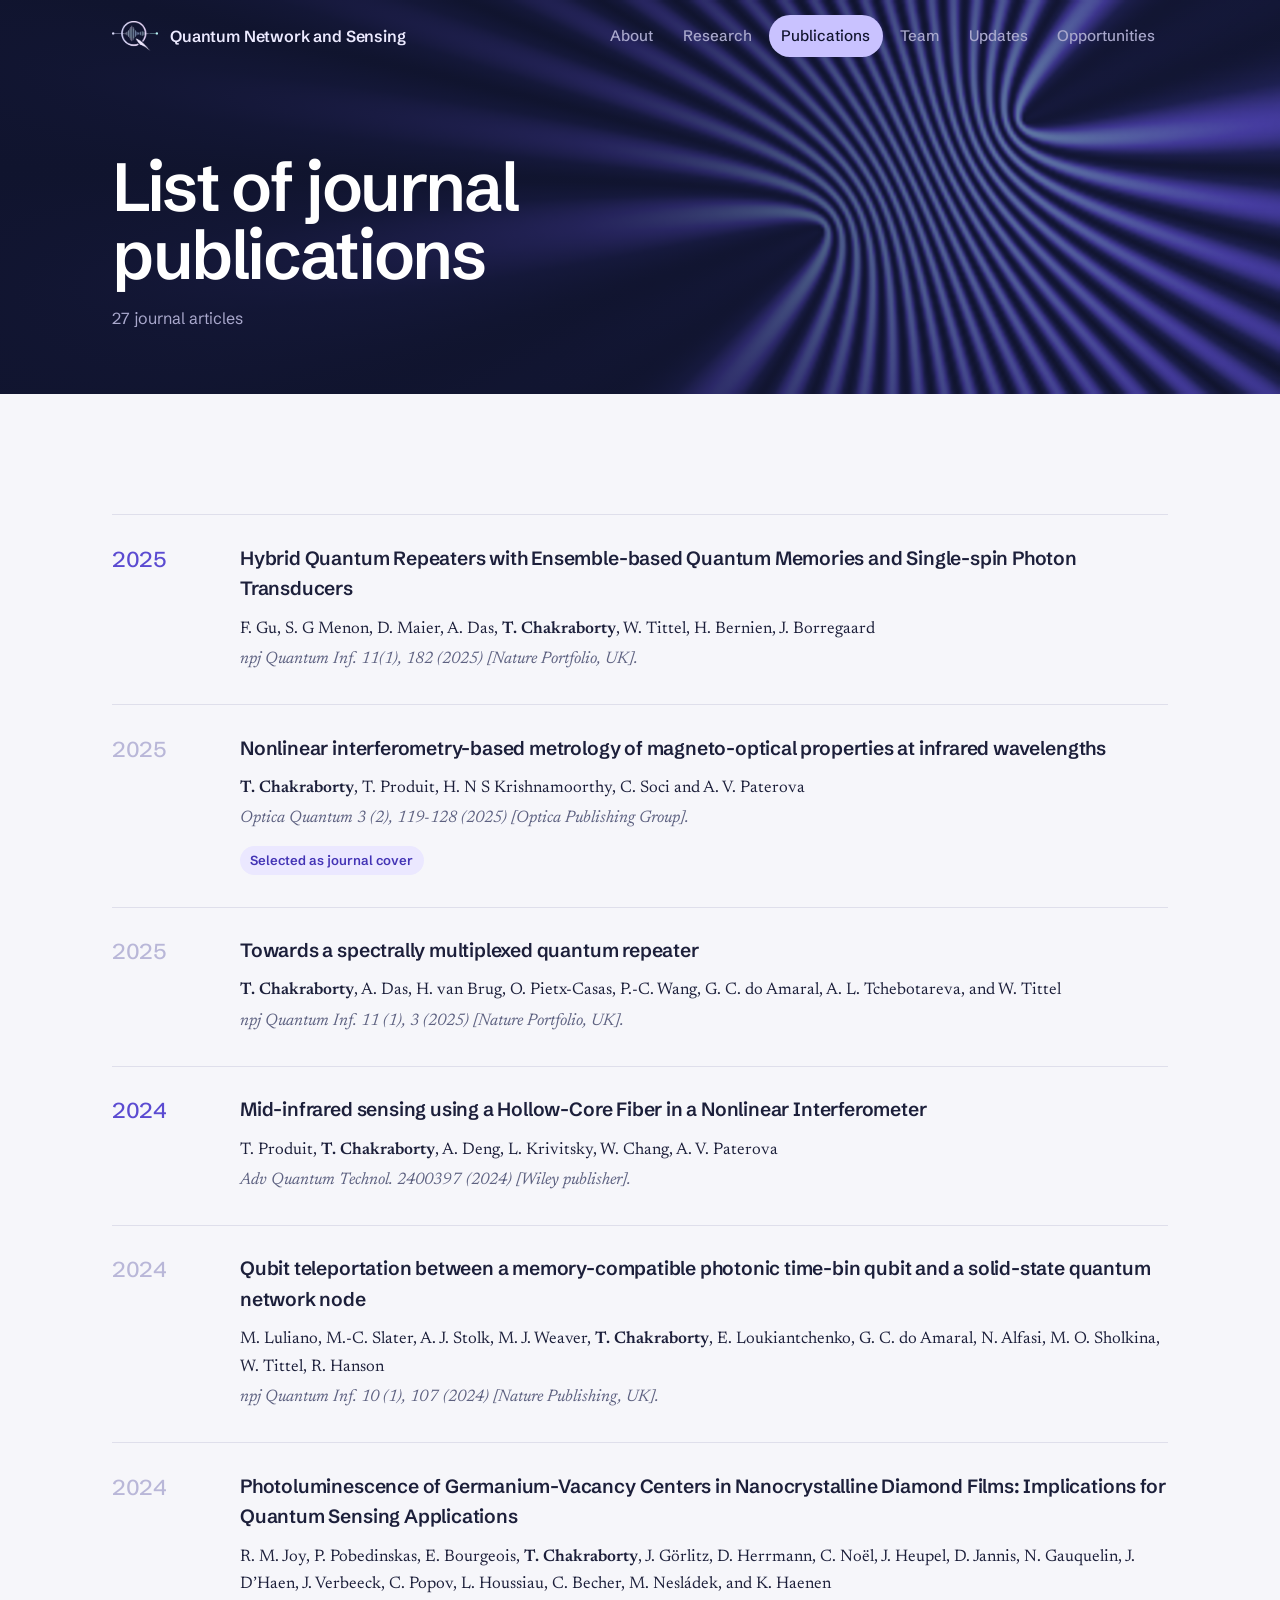
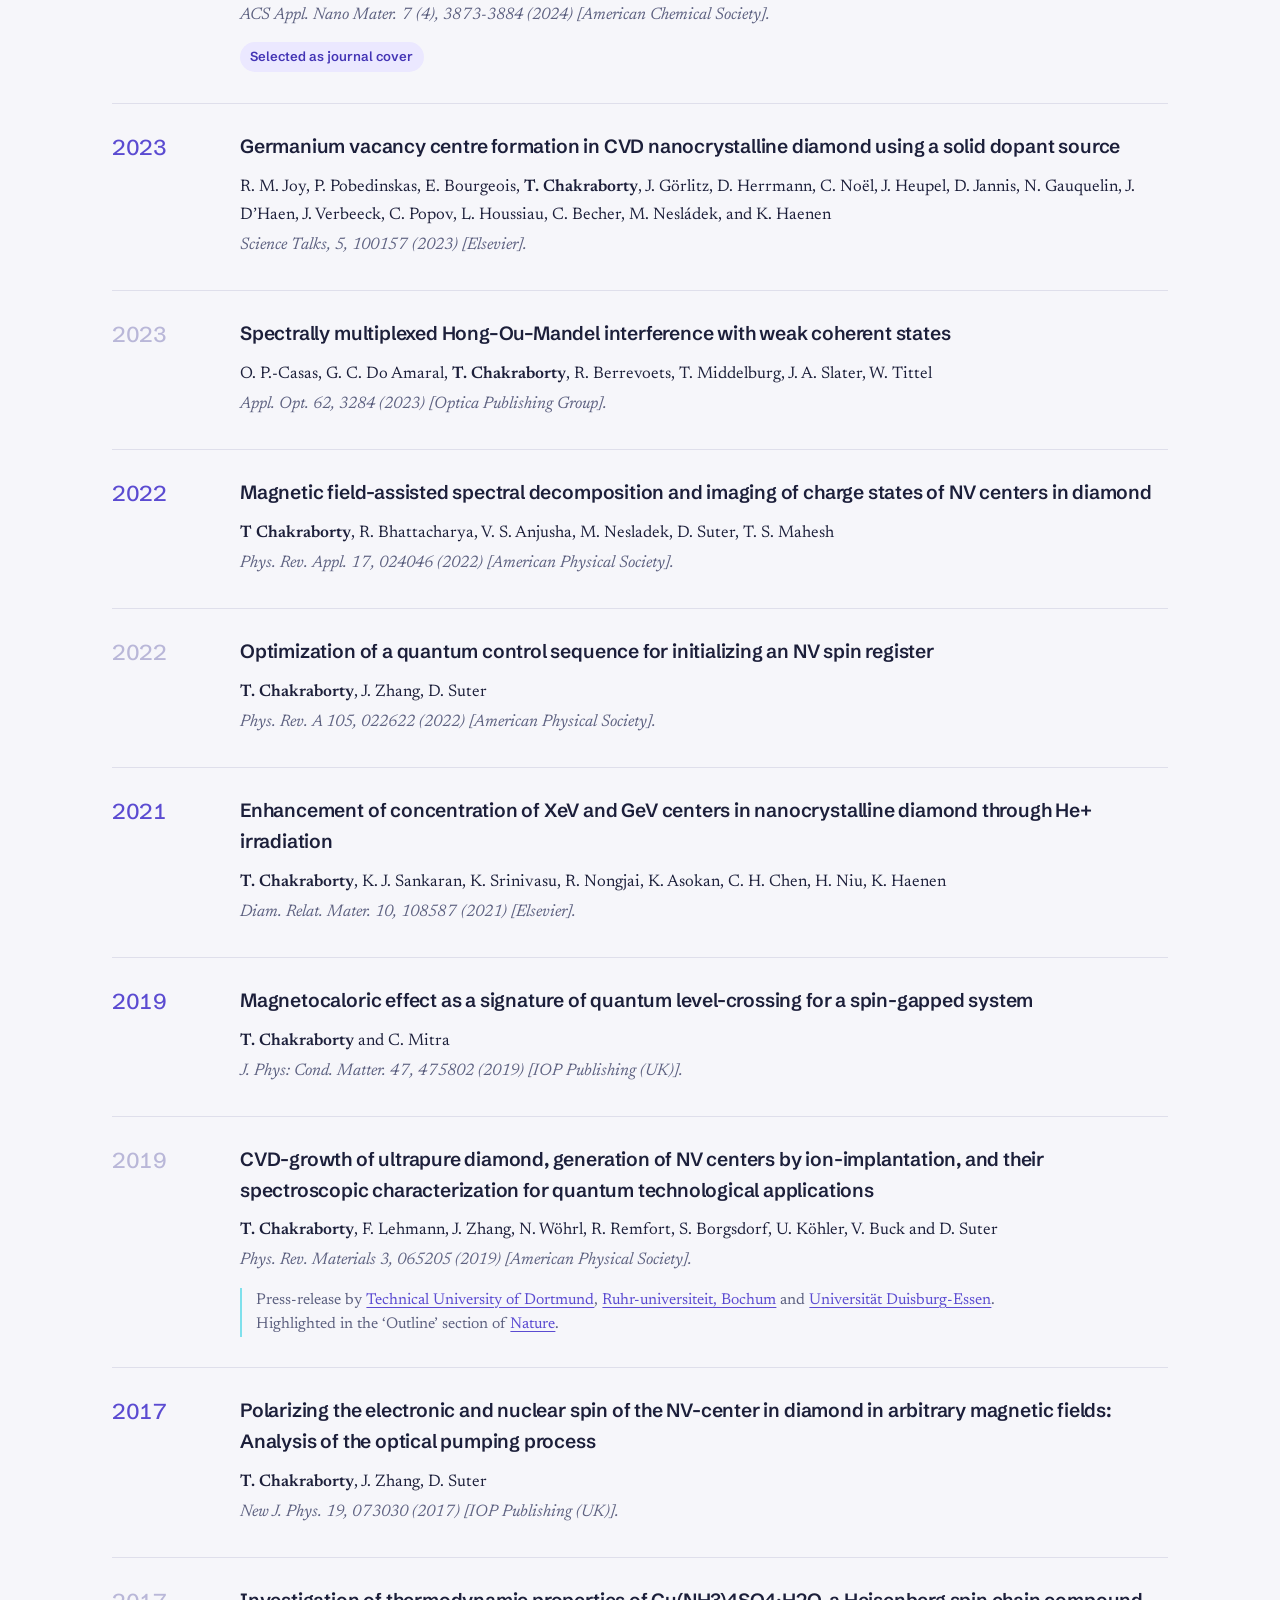
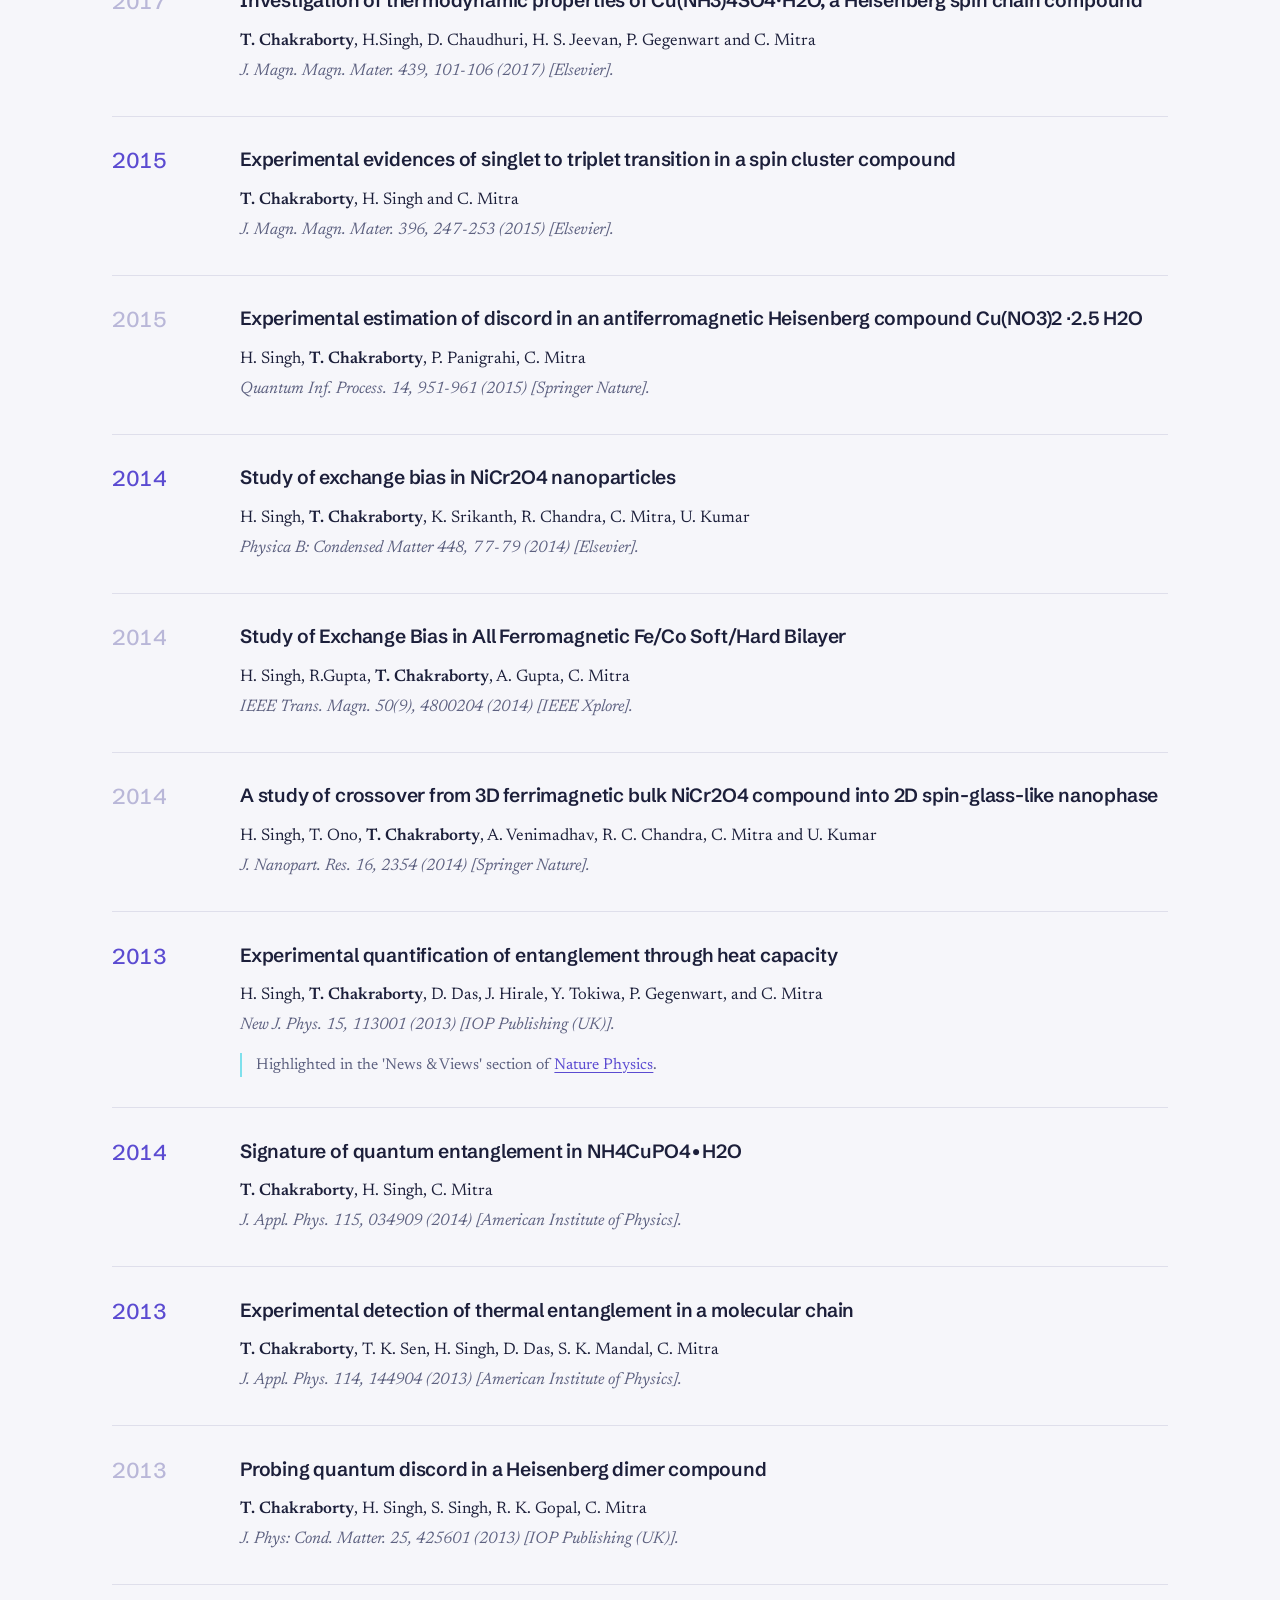
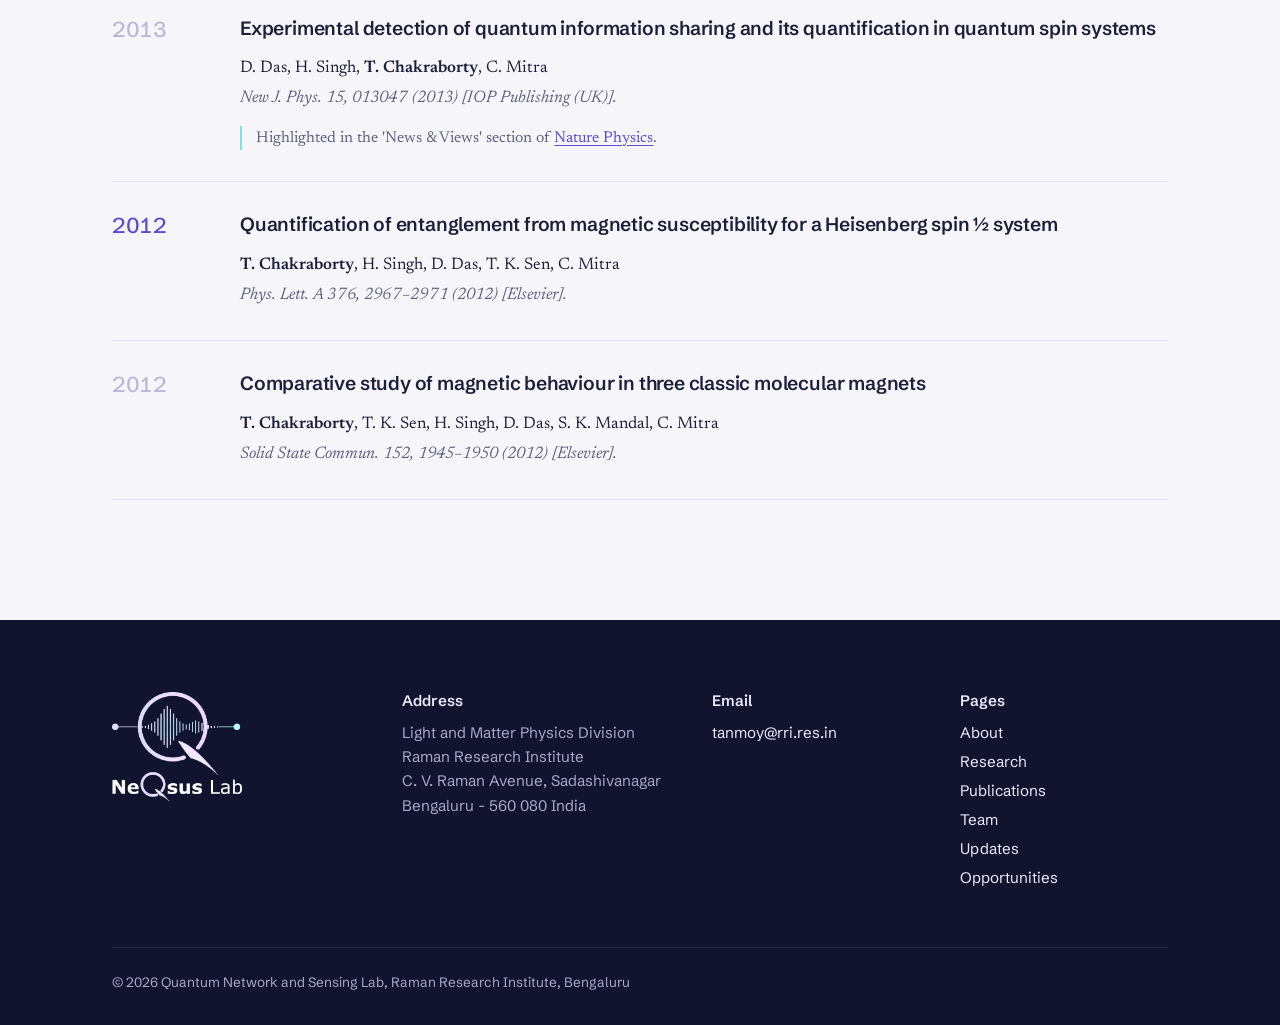
<file: publications.html>
<!DOCTYPE html>
<html lang="en">
<head>
	<meta charset="utf-8" />
	<meta name="viewport" content="width=device-width, initial-scale=1" />
	<title>Publications - NeQsus Lab</title>
	<meta name="description" content="Journal publications of Tanmoy Chakraborty and the Quantum Network and Sensing Lab." />
	<meta name="theme-color" content="#10142e" />
	<link rel="icon" type="image/png" href="images/favicon.png" />
	<link rel="preload" href="assets/fonts/schibsted-grotesk-latin-wght-normal.woff2" as="font" type="font/woff2" crossorigin />
	<link rel="stylesheet" href="assets/css/site.css?v=1" />
</head>
<body>
	<a class="skip-link" href="#main">Skip to content</a>

	<header class="site-header" data-header>
		<div class="wrap nav-bar">
			<a class="brand" href="index.html" aria-label="Quantum Network and Sensing, home">
				<img src="images/logo-mark.png" alt="" width="46" height="30" />
				<span>Quantum Network and Sensing</span>
			</a>
			<button class="nav-toggle" type="button" aria-expanded="false" aria-controls="site-nav">
				<span class="nav-toggle-bars" aria-hidden="true"></span>Menu
			</button>
			<nav id="site-nav" class="site-nav" aria-label="Main">
				<ul>
				<li><a href="index.html">About</a></li>
				<li><a href="research.html">Research</a></li>
				<li><a href="publications.html" aria-current="page">Publications</a></li>
				<li><a href="team.html">Team</a></li>
				<li><a href="news.html">Updates</a></li>
				<li><a href="opportunities.html">Opportunities</a></li>
				</ul>
			</nav>
		</div>
	</header>

	<main id="main">
		<section class="page-head">
			<canvas class="fringes" data-fringes="still" data-brightness="0.85" aria-hidden="true"></canvas>
			<div class="wrap page-head-inner">
				<h1>List of journal publications</h1>
				<p class="page-head-note" data-pub-count></p>
			</div>
		</section>

		<section class="section">
			<div class="wrap">
				<ol class="pubs">
				<li class="pub">
					<div class="pub-year">2025</div>
					<div>
						<a class="pub-title" href="https://www.google.com/search?btnI=1&amp;q=%22Hybrid+Quantum+Repeaters+with+Ensemble-based+Quantum+Memories+and+Single-spin+Photon+Transducers%22" target="_blank" rel="noopener">Hybrid Quantum Repeaters with Ensemble-based Quantum Memories and Single-spin Photon Transducers</a>
						<p class="pub-authors">F. Gu, S. G Menon, D. Maier, A. Das, <strong>T. Chakraborty</strong>, W. Tittel, H. Bernien, J. Borregaard</p>
						<p class="pub-journal">npj Quantum Inf. 11(1), 182 (2025) [Nature Portfolio, UK].</p>
					</div>
				</li>
				<li class="pub">
					<div class="pub-year is-repeat">2025</div>
					<div>
						<a class="pub-title" href="https://www.google.com/search?btnI=1&amp;q=%22Nonlinear+interferometry-based+metrology+of+magneto-optical+properties+at+infrared+wavelengths%22" target="_blank" rel="noopener">Nonlinear interferometry-based metrology of magneto-optical properties at infrared wavelengths</a>
						<p class="pub-authors"><strong>T. Chakraborty</strong>, T. Produit, H. N S Krishnamoorthy, C. Soci and A. V. Paterova</p>
						<p class="pub-journal">Optica Quantum 3 (2), 119-128 (2025) [Optica Publishing Group].</p>
						<span class="pub-badge">Selected as journal cover</span>
					</div>
				</li>
				<li class="pub">
					<div class="pub-year is-repeat">2025</div>
					<div>
						<a class="pub-title" href="https://www.google.com/search?btnI=1&amp;q=%22Towards+a+spectrally+multiplexed+quantum+repeater%22" target="_blank" rel="noopener">Towards a spectrally multiplexed quantum repeater</a>
						<p class="pub-authors"><strong>T. Chakraborty</strong>, A. Das, H. van Brug, O. Pietx-Casas, P.-C. Wang, G. C. do Amaral, A. L. Tchebotareva, and W. Tittel</p>
						<p class="pub-journal">npj Quantum Inf. 11 (1), 3 (2025) [Nature Portfolio, UK].</p>
					</div>
				</li>
				<li class="pub">
					<div class="pub-year">2024</div>
					<div>
						<a class="pub-title" href="https://www.google.com/search?btnI=1&amp;q=%22Mid-infrared+sensing+using+a+Hollow-Core+Fiber+in+a+Nonlinear+Interferometer%22" target="_blank" rel="noopener">Mid-infrared sensing using a Hollow-Core Fiber in a Nonlinear Interferometer</a>
						<p class="pub-authors">T. Produit, <strong>T. Chakraborty</strong>, A. Deng, L. Krivitsky, W. Chang, A. V. Paterova</p>
						<p class="pub-journal">Adv Quantum Technol. 2400397 (2024) [Wiley publisher].</p>
					</div>
				</li>
				<li class="pub">
					<div class="pub-year is-repeat">2024</div>
					<div>
						<a class="pub-title" href="https://www.google.com/search?btnI=1&amp;q=%22Qubit+teleportation+between+a+memory-compatible+photonic+time-bin+qubit+and+a+solid-state+quantum+network+node%22" target="_blank" rel="noopener">Qubit teleportation between a memory-compatible photonic time-bin qubit and a solid-state quantum network node</a>
						<p class="pub-authors">M. Luliano, M.-C. Slater, A. J. Stolk, M. J. Weaver, <strong>T. Chakraborty</strong>, E. Loukiantchenko, G. C. do Amaral, N. Alfasi, M. O. Sholkina, W. Tittel, R. Hanson</p>
						<p class="pub-journal">npj Quantum Inf. 10 (1), 107 (2024) [Nature Publishing, UK].</p>
					</div>
				</li>
				<li class="pub">
					<div class="pub-year is-repeat">2024</div>
					<div>
						<a class="pub-title" href="https://www.google.com/search?btnI=1&amp;q=%22Photoluminescence+of+Germanium-Vacancy+Centers+in+Nanocrystalline+Diamond+Films%22" target="_blank" rel="noopener">Photoluminescence of Germanium-Vacancy Centers in Nanocrystalline Diamond Films: Implications for Quantum Sensing Applications</a>
						<p class="pub-authors">R. M. Joy, P. Pobedinskas, E. Bourgeois, <strong>T. Chakraborty</strong>, J. Görlitz, D. Herrmann, C. Noël, J. Heupel, D. Jannis, N. Gauquelin, J. D’Haen, J. Verbeeck, C. Popov, L. Houssiau, C. Becher, M. Nesládek, and K. Haenen</p>
						<p class="pub-journal">ACS Appl. Nano Mater. 7 (4), 3873-3884 (2024) [American Chemical Society].</p>
						<span class="pub-badge">Selected as journal cover</span>
					</div>
				</li>
				<li class="pub">
					<div class="pub-year">2023</div>
					<div>
						<a class="pub-title" href="https://www.google.com/search?btnI=1&amp;q=%22Germanium+vacancy+centre+formation+in+CVD+nanocrystalline+diamond+using+a+solid+dopant+source%22" target="_blank" rel="noopener">Germanium vacancy centre formation in CVD nanocrystalline diamond using a solid dopant source</a>
						<p class="pub-authors">R. M. Joy, P. Pobedinskas, E. Bourgeois, <strong>T. Chakraborty</strong>, J. Görlitz, D. Herrmann, C. Noël, J. Heupel, D. Jannis, N. Gauquelin, J. D’Haen, J. Verbeeck, C. Popov, L. Houssiau, C. Becher, M. Nesládek, and K. Haenen</p>
						<p class="pub-journal">Science Talks, 5, 100157 (2023) [Elsevier].</p>
					</div>
				</li>
				<li class="pub">
					<div class="pub-year is-repeat">2023</div>
					<div>
						<a class="pub-title" href="https://www.google.com/search?btnI=1&amp;q=%22Spectrally+multiplexed+Hong-Ou-Mandel+interference+with+weak+coherent+states%22" target="_blank" rel="noopener">Spectrally multiplexed Hong–Ou–Mandel interference with weak coherent states</a>
						<p class="pub-authors">O. P.-Casas, G. C. Do Amaral, <strong>T. Chakraborty</strong>, R. Berrevoets, T. Middelburg, J. A. Slater, W. Tittel</p>
						<p class="pub-journal">Appl. Opt. 62, 3284 (2023) [Optica Publishing Group].</p>
					</div>
				</li>
				<li class="pub">
					<div class="pub-year">2022</div>
					<div>
						<a class="pub-title" href="https://doi.org/10.1103/PhysRevApplied.17.024046" target="_blank" rel="noopener">Magnetic field-assisted spectral decomposition and imaging of charge states of NV centers in diamond</a>
						<p class="pub-authors"><strong>T Chakraborty</strong>, R. Bhattacharya, V. S. Anjusha, M. Nesladek, D. Suter, T. S. Mahesh</p>
						<p class="pub-journal">Phys. Rev. Appl. 17, 024046 (2022) [American Physical Society].</p>
					</div>
				</li>
				<li class="pub">
					<div class="pub-year is-repeat">2022</div>
					<div>
						<a class="pub-title" href="https://doi.org/10.1103/PhysRevA.105.022622" target="_blank" rel="noopener">Optimization of a quantum control sequence for initializing an NV spin register</a>
						<p class="pub-authors"><strong>T. Chakraborty</strong>, J. Zhang, D. Suter</p>
						<p class="pub-journal">Phys. Rev. A 105, 022622 (2022) [American Physical Society].</p>
					</div>
				</li>
				<li class="pub">
					<div class="pub-year">2021</div>
					<div>
						<a class="pub-title" href="https://www.google.com/search?btnI=1&amp;q=%22Enhancement+of+concentration+of+XeV+and+GeV+centers+in+nanocrystalline+diamond+through+He%2B+irradiation%22" target="_blank" rel="noopener">Enhancement of concentration of XeV and GeV centers in nanocrystalline diamond through He+ irradiation</a>
						<p class="pub-authors"><strong>T. Chakraborty</strong>, K. J. Sankaran, K. Srinivasu, R. Nongjai, K. Asokan, C. H. Chen, H. Niu, K. Haenen</p>
						<p class="pub-journal">Diam. Relat. Mater. 10, 108587 (2021) [Elsevier].</p>
					</div>
				</li>
				<li class="pub">
					<div class="pub-year">2019</div>
					<div>
						<a class="pub-title" href="https://www.google.com/search?btnI=1&amp;q=%22Magnetocaloric+effect+as+a+signature+of+quantum+level-crossing+for+a+spin-gapped+system%22" target="_blank" rel="noopener">Magnetocaloric effect as a signature of quantum level-crossing for a spin-gapped system</a>
						<p class="pub-authors"><strong>T. Chakraborty</strong> and C. Mitra</p>
						<p class="pub-journal">J. Phys: Cond. Matter. 47, 475802 (2019) ‎[IOP Publishing‎ (UK)].</p>
					</div>
				</li>
				<li class="pub">
					<div class="pub-year is-repeat">2019</div>
					<div>
						<a class="pub-title" href="https://doi.org/10.1103/PhysRevMaterials.3.065205" target="_blank" rel="noopener">CVD-growth of ultrapure diamond, generation of NV centers by ion-implantation, and their spectroscopic characterization for quantum technological applications</a>
						<p class="pub-authors"><strong>T. Chakraborty</strong>, F. Lehmann, J. Zhang, N. Wöhrl, R. Remfort, S. Borgsdorf, U. Köhler, V. Buck and D. Suter</p>
						<p class="pub-journal">Phys. Rev. Materials 3, 065205 (2019) [American Physical Society].</p>
						<p class="pub-note">Press-release by <a href="https://www.tu-dortmund.de/nachrichtendetail/ua-ruhr-physiker-betreiben-grundlagenforschung-mit-diamanten-1691/" rel="noopener" target="_blank">Technical University of Dortmund</a>, <a href="https://news.rub.de/wissenschaft/2019-07-08-physik-mit-diamanten-zu-quantencomputern-und-minisensoren" rel="noopener" target="_blank">Ruhr-universiteit, Bochum</a> and <a href="https://www.uni-due.de/2019-07-08-grundlagenforschung-diamanten" rel="noopener" target="_blank">Universität Duisburg-Essen</a>.<br/> Highlighted in the ‘Outline’ section of <a href="https://www.nature.com/articles/d41586-021-00743-3" rel="noopener" target="_blank">Nature</a>.</p>
					</div>
				</li>
				<li class="pub">
					<div class="pub-year">2017</div>
					<div>
						<a class="pub-title" href="https://www.google.com/search?btnI=1&amp;q=%22Polarizing+the+electronic+and+nuclear+spin+of+the+NV-center+in+diamond+in+arbitrary+magnetic+fields%22" target="_blank" rel="noopener">Polarizing the electronic and nuclear spin of the NV-center in diamond in arbitrary magnetic fields: Analysis of the optical pumping process</a>
						<p class="pub-authors"><strong>T. Chakraborty</strong>, J. Zhang, D. Suter</p>
						<p class="pub-journal">New J. Phys. 19, 073030 (2017) ‎[IOP Publishing‎ (UK)].</p>
					</div>
				</li>
				<li class="pub">
					<div class="pub-year is-repeat">2017</div>
					<div>
						<a class="pub-title" href="https://www.google.com/search?btnI=1&amp;q=%22Investigation+of+thermodynamic+properties+of+Cu(NH3)4SO4%C2%B7H2O,+a+Heisenberg+spin+chain+compound%22" target="_blank" rel="noopener">Investigation of thermodynamic properties of Cu(NH3)4SO4·H2O, a Heisenberg spin chain compound</a>
						<p class="pub-authors"><strong>T. Chakraborty</strong>, H.Singh, D. Chaudhuri, H. S. Jeevan, P. Gegenwart and C. Mitra</p>
						<p class="pub-journal">J. Magn. Magn. Mater. 439, 101-106 (2017) [Elsevier].</p>
					</div>
				</li>
				<li class="pub">
					<div class="pub-year">2015</div>
					<div>
						<a class="pub-title" href="https://www.google.com/search?btnI=1&amp;q=%22Experimental+evidences+of+singlet+to+triplet+transition+in+a+spin+cluster+compound%22" target="_blank" rel="noopener">Experimental evidences of singlet to triplet transition in a spin cluster compound</a>
						<p class="pub-authors"><strong>T. Chakraborty</strong>, H. Singh and C. Mitra</p>
						<p class="pub-journal">J. Magn. Magn. Mater. 396, 247-253 (2015) [Elsevier].</p>
					</div>
				</li>
				<li class="pub">
					<div class="pub-year is-repeat">2015</div>
					<div>
						<a class="pub-title" href="https://www.google.com/search?btnI=1&amp;q=%22Experimental+estimation+of+discord+in+an+antiferromagnetic+Heisenberg+compound%22" target="_blank" rel="noopener">Experimental estimation of discord in an antiferromagnetic Heisenberg compound Cu(NO3)2 ∙2.5 H2O</a>
						<p class="pub-authors">H. Singh, <strong>T. Chakraborty</strong>, P. Panigrahi, C. Mitra</p>
						<p class="pub-journal">Quantum Inf. Process. 14, 951-961 (2015) [Springer Nature].</p>
					</div>
				</li>
				<li class="pub">
					<div class="pub-year">2014</div>
					<div>
						<a class="pub-title" href="https://www.google.com/search?btnI=1&amp;q=%22Study+of+exchange+bias+in+NiCr2O4+nanoparticles%22" target="_blank" rel="noopener">Study of exchange bias in NiCr2O4 nanoparticles</a>
						<p class="pub-authors">H. Singh, <strong>T. Chakraborty</strong>, K. Srikanth, R. Chandra, C. Mitra, U. Kumar</p>
						<p class="pub-journal">Physica B: Condensed Matter 448, 77-79 (2014) [Elsevier].</p>
					</div>
				</li>
				<li class="pub">
					<div class="pub-year is-repeat">2014</div>
					<div>
						<a class="pub-title" href="https://www.google.com/search?btnI=1&amp;q=%22Study+of+Exchange+Bias+in+All+Ferromagnetic+Fe/Co+Soft/Hard+Bilayer%22" target="_blank" rel="noopener">Study of Exchange Bias in All Ferromagnetic Fe/Co Soft/Hard Bilayer</a>
						<p class="pub-authors">H. Singh, R.Gupta, <strong>T. Chakraborty</strong>, A. Gupta, C. Mitra</p>
						<p class="pub-journal">IEEE Trans. Magn. 50(9), 4800204 (2014) [IEEE Xplore].</p>
					</div>
				</li>
				<li class="pub">
					<div class="pub-year is-repeat">2014</div>
					<div>
						<a class="pub-title" href="https://www.google.com/search?btnI=1&amp;q=%22A+study+of+crossover+from+3D+ferrimagnetic+bulk+NiCr2O4+compound%22" target="_blank" rel="noopener">A study of crossover from 3D ferrimagnetic bulk NiCr2O4 compound into 2D spin-glass-like nanophase</a>
						<p class="pub-authors">H. Singh, T. Ono, <strong>T. Chakraborty</strong>, A. Venimadhav, R. C. Chandra, C. Mitra and U. Kumar</p>
						<p class="pub-journal">J. Nanopart. Res. 16, 2354 (2014) [Springer Nature].</p>
					</div>
				</li>
				<li class="pub">
					<div class="pub-year">2013</div>
					<div>
						<a class="pub-title" href="https://doi.org/10.1088/1367-2630/15/11/113001" target="_blank" rel="noopener">Experimental quantification of entanglement through heat capacity</a>
						<p class="pub-authors">H. Singh, <strong>T. Chakraborty</strong>, D. Das, J. Hirale, Y. Tokiwa, P. Gegenwart, and C. Mitra</p>
						<p class="pub-journal">New J. Phys. 15, 113001 (2013) ‎[IOP Publishing‎ (UK)].</p>
						<p class="pub-note">Highlighted in the 'News &amp; Views' section of <a href="https://www.nature.com/articles/nphys3249" rel="noopener" target="_blank">Nature Physics</a>.</p>
					</div>
				</li>
				<li class="pub">
					<div class="pub-year">2014</div>
					<div>
						<a class="pub-title" href="https://www.google.com/search?btnI=1&amp;q=%22Signature+of+quantum+entanglement+in+NH4CuPO4%22" target="_blank" rel="noopener">Signature of quantum entanglement in NH4CuPO4•H2O</a>
						<p class="pub-authors"><strong>T. Chakraborty</strong>, H. Singh, C. Mitra</p>
						<p class="pub-journal">J. Appl. Phys. 115, 034909 (2014) [American Institute of Physics].</p>
					</div>
				</li>
				<li class="pub">
					<div class="pub-year">2013</div>
					<div>
						<a class="pub-title" href="https://www.google.com/search?btnI=1&amp;q=%22Experimental+detection+of+thermal+entanglement+in+a+molecular+chain%22" target="_blank" rel="noopener">Experimental detection of thermal entanglement in a molecular chain</a>
						<p class="pub-authors"><strong>T. Chakraborty</strong>, T. K. Sen, H. Singh, D. Das, S. K. Mandal, C. Mitra</p>
						<p class="pub-journal">J. Appl. Phys. 114, 144904 (2013) [American Institute of Physics].</p>
					</div>
				</li>
				<li class="pub">
					<div class="pub-year is-repeat">2013</div>
					<div>
						<a class="pub-title" href="https://doi.org/10.1088/0953-8984/25/42/425601" target="_blank" rel="noopener">Probing quantum discord in a Heisenberg dimer compound</a>
						<p class="pub-authors"><strong>T. Chakraborty</strong>, H. Singh, S. Singh, R. K. Gopal, C. Mitra</p>
						<p class="pub-journal">J. Phys: Cond. Matter. 25, 425601 (2013) ‎[IOP Publishing‎ (UK)].</p>
					</div>
				</li>
				<li class="pub">
					<div class="pub-year is-repeat">2013</div>
					<div>
						<a class="pub-title" href="https://doi.org/10.1088/1367-2630/15/1/013047" target="_blank" rel="noopener">Experimental detection of quantum information sharing and its quantification in quantum spin systems</a>
						<p class="pub-authors">D. Das, H. Singh, <strong>T. Chakraborty</strong>, C. Mitra</p>
						<p class="pub-journal">New J. Phys. 15, 013047 (2013) ‎[IOP Publishing‎ (UK)].</p>
						<p class="pub-note">Highlighted in the 'News &amp; Views' section of <a href="https://www.nature.com/articles/nphys3249" rel="noopener" target="_blank">Nature Physics</a>.</p>
					</div>
				</li>
				<li class="pub">
					<div class="pub-year">2012</div>
					<div>
						<a class="pub-title" href="https://www.google.com/search?btnI=1&amp;q=%22Quantification+of+entanglement+from+magnetic+susceptibility+for+a+Heisenberg+spin%22" target="_blank" rel="noopener">Quantification of entanglement from magnetic susceptibility for a Heisenberg spin ½ system</a>
						<p class="pub-authors"><strong>T. Chakraborty</strong>, H. Singh, D. Das, T. K. Sen, C. Mitra</p>
						<p class="pub-journal">Phys. Lett. A 376, 2967–2971 (2012) [Elsevier].</p>
					</div>
				</li>
				<li class="pub">
					<div class="pub-year is-repeat">2012</div>
					<div>
						<a class="pub-title" href="https://www.google.com/search?btnI=1&amp;q=%22Comparative+study+of+magnetic+behaviour+in+three+classic+molecular+magnets%22" target="_blank" rel="noopener">Comparative study of magnetic behaviour in three classic molecular magnets</a>
						<p class="pub-authors"><strong>T. Chakraborty</strong>, T. K. Sen, H. Singh, D. Das, S. K. Mandal, C. Mitra</p>
						<p class="pub-journal">Solid State Commun. 152, 1945–1950 (2012) [Elsevier].</p>
					</div>
				</li>
				</ol>
			</div>
		</section>
	</main>

	<footer class="site-footer">
		<div class="wrap footer-grid">
			<div>
				<img class="footer-logo" src="images/logo.png" alt="NeQsus Lab" width="130" height="110" loading="lazy" />
			</div>
			<div>
				<h2 class="footer-h">Address</h2>
				<p>Light and Matter Physics Division<br />Raman Research Institute<br />C. V. Raman Avenue, Sadashivanagar<br />Bengaluru - 560 080 India</p>
			</div>
			<div>
				<h2 class="footer-h">Email</h2>
				<p><a href="mailto:tanmoy@rri.res.in">tanmoy@rri.res.in</a></p>
			</div>
			<nav aria-label="Footer">
				<h2 class="footer-h">Pages</h2>
				<ul class="footer-links">
					<li><a href="index.html">About</a></li>
					<li><a href="research.html">Research</a></li>
					<li><a href="publications.html">Publications</a></li>
					<li><a href="team.html">Team</a></li>
					<li><a href="news.html">Updates</a></li>
					<li><a href="opportunities.html">Opportunities</a></li>
				</ul>
			</nav>
		</div>
		<div class="wrap footer-base">
			<p>&copy; <span data-year>2026</span> Quantum Network and Sensing Lab, Raman Research Institute, Bengaluru</p>
		</div>
	</footer>

	<script src="assets/js/site.js?v=1"></script>
</body>
</html>
</file>
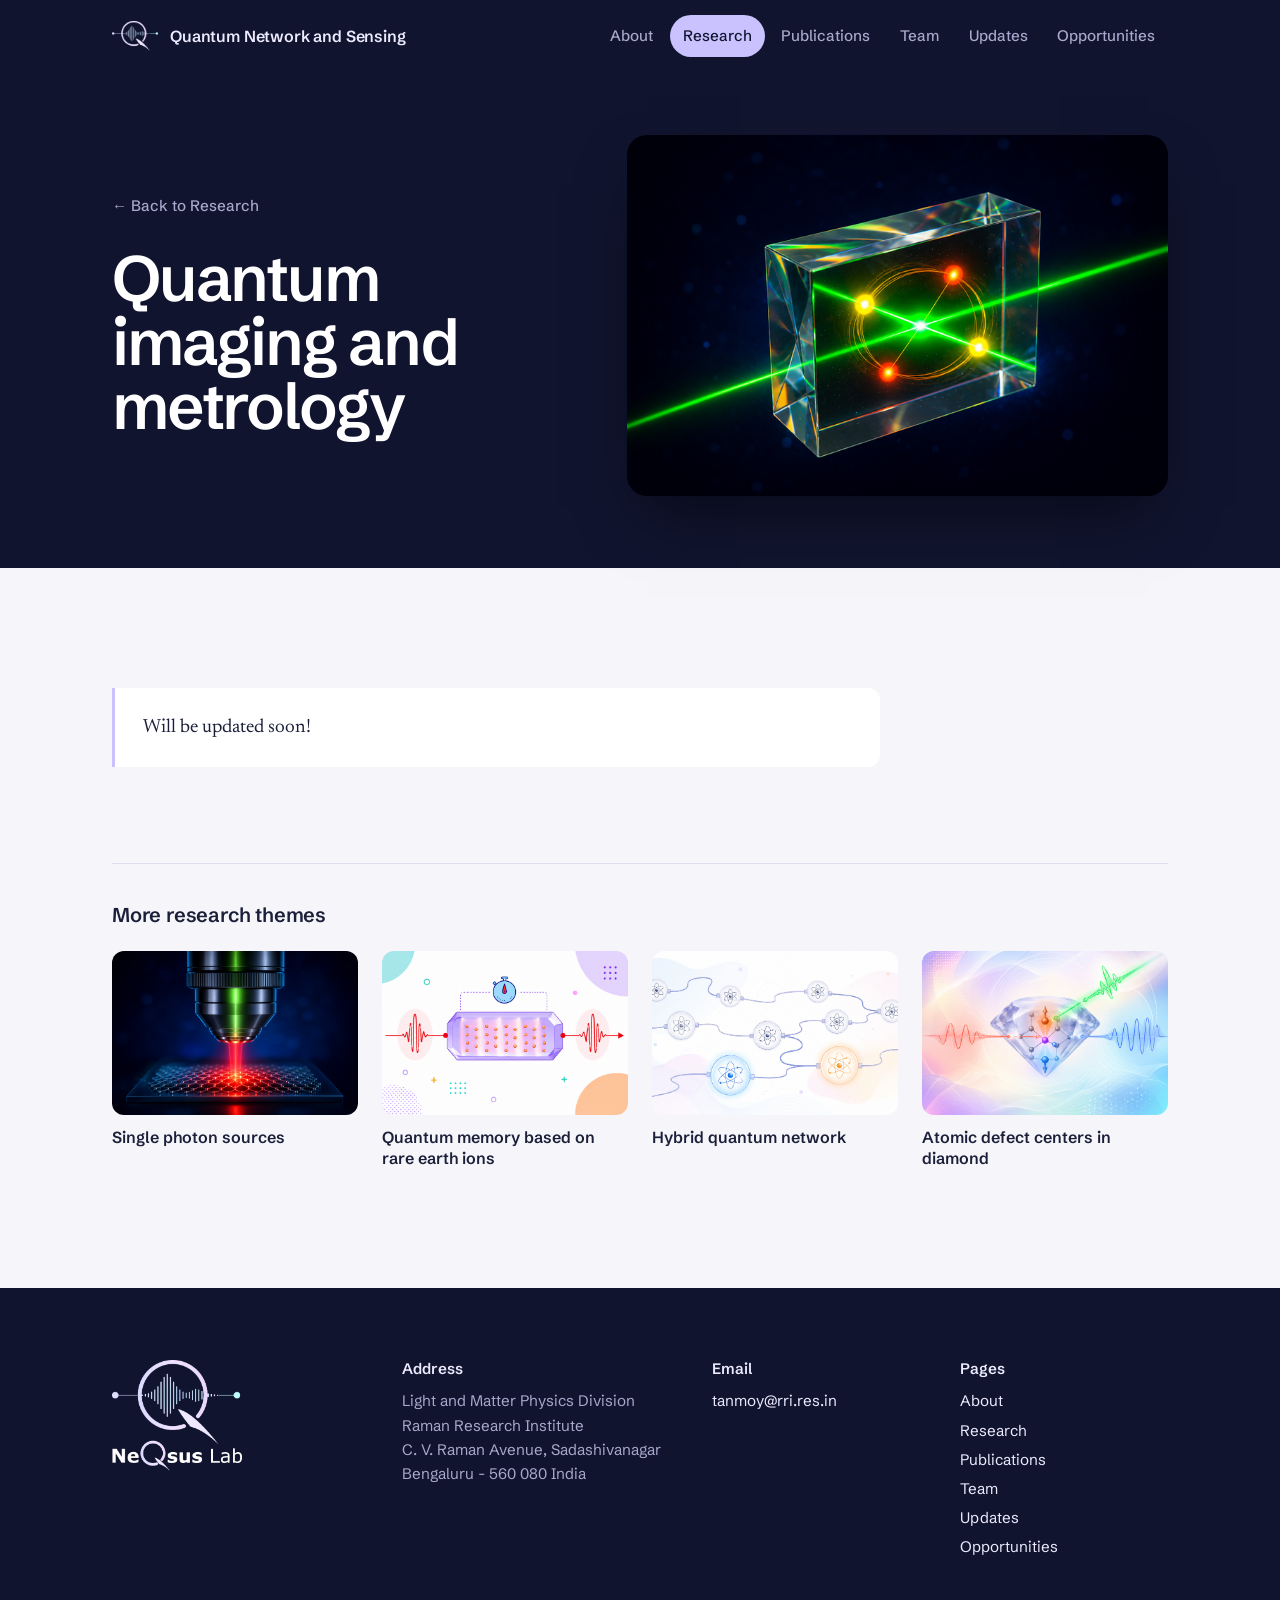
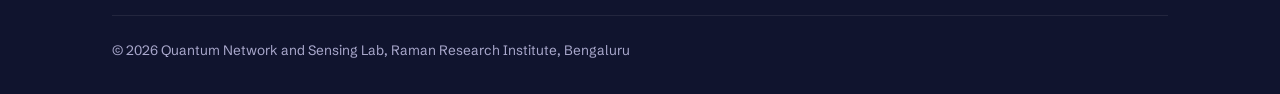
<file: quantum-imaging.html>
<!DOCTYPE html>
<html lang="en">
<head>
	<meta charset="utf-8" />
	<meta name="viewport" content="width=device-width, initial-scale=1" />
	<title>Research Theme - NeQsus Lab</title>
	<meta name="description" content="Quantum imaging and metrology: research at the Quantum Network and Sensing Lab." />
	<meta name="theme-color" content="#10142e" />
	<link rel="icon" type="image/png" href="images/favicon.png" />
	<link rel="preload" href="assets/fonts/schibsted-grotesk-latin-wght-normal.woff2" as="font" type="font/woff2" crossorigin />
	<link rel="stylesheet" href="assets/css/site.css?v=1" />
</head>
<body>
	<a class="skip-link" href="#main">Skip to content</a>

	<header class="site-header" data-header>
		<div class="wrap nav-bar">
			<a class="brand" href="index.html" aria-label="Quantum Network and Sensing, home">
				<img src="images/logo-mark.png" alt="" width="46" height="30" />
				<span>Quantum Network and Sensing</span>
			</a>
			<button class="nav-toggle" type="button" aria-expanded="false" aria-controls="site-nav">
				<span class="nav-toggle-bars" aria-hidden="true"></span>Menu
			</button>
			<nav id="site-nav" class="site-nav" aria-label="Main">
				<ul>
				<li><a href="index.html">About</a></li>
				<li><a href="research.html" aria-current="page">Research</a></li>
				<li><a href="publications.html">Publications</a></li>
				<li><a href="team.html">Team</a></li>
				<li><a href="news.html">Updates</a></li>
				<li><a href="opportunities.html">Opportunities</a></li>
				</ul>
			</nav>
		</div>
	</header>

	<main id="main">
		<section class="theme-head">
			<div class="wrap theme-head-grid">
				<div>
					<a class="back-link" href="research.html">&larr; Back to Research</a>
					<h1>Quantum imaging and metrology</h1>
				</div>
				<figure><img src="images/Imaging_metrology.png" alt="Quantum imaging and metrology" width="768" height="512" /></figure>
			</div>
		</section>

		<section class="section">
			<div class="wrap">
				<div class="soon"><p>Will be updated soon!</p></div>
				<nav class="more-themes" aria-label="Research themes">
					<h2>More research themes</h2>
					<ul>
					<li><a href="photon-sources.html"><img src="images/Photon_sources.png" alt="" width="768" height="512" loading="lazy" />Single photon sources</a></li>
					<li><a href="quantum-memory.html"><img src="images/Q_memory.png" alt="" width="768" height="512" loading="lazy" />Quantum memory based on rare earth ions</a></li>
					<li><a href="hybrid-network.html"><img src="images/Hybrid_network.png" alt="" width="768" height="512" loading="lazy" />Hybrid quantum network</a></li>
					<li><a href="defect-diamond.html"><img src="images/defect_diamond.png" alt="" width="768" height="512" loading="lazy" />Atomic defect centers in diamond</a></li>
					</ul>
				</nav>
			</div>
		</section>
	</main>

	<footer class="site-footer">
		<div class="wrap footer-grid">
			<div>
				<img class="footer-logo" src="images/logo.png" alt="NeQsus Lab" width="130" height="110" loading="lazy" />
			</div>
			<div>
				<h2 class="footer-h">Address</h2>
				<p>Light and Matter Physics Division<br />Raman Research Institute<br />C. V. Raman Avenue, Sadashivanagar<br />Bengaluru - 560 080 India</p>
			</div>
			<div>
				<h2 class="footer-h">Email</h2>
				<p><a href="mailto:tanmoy@rri.res.in">tanmoy@rri.res.in</a></p>
			</div>
			<nav aria-label="Footer">
				<h2 class="footer-h">Pages</h2>
				<ul class="footer-links">
					<li><a href="index.html">About</a></li>
					<li><a href="research.html">Research</a></li>
					<li><a href="publications.html">Publications</a></li>
					<li><a href="team.html">Team</a></li>
					<li><a href="news.html">Updates</a></li>
					<li><a href="opportunities.html">Opportunities</a></li>
				</ul>
			</nav>
		</div>
		<div class="wrap footer-base">
			<p>&copy; <span data-year>2026</span> Quantum Network and Sensing Lab, Raman Research Institute, Bengaluru</p>
		</div>
	</footer>

	<script src="assets/js/site.js?v=1"></script>
</body>
</html>
</file>
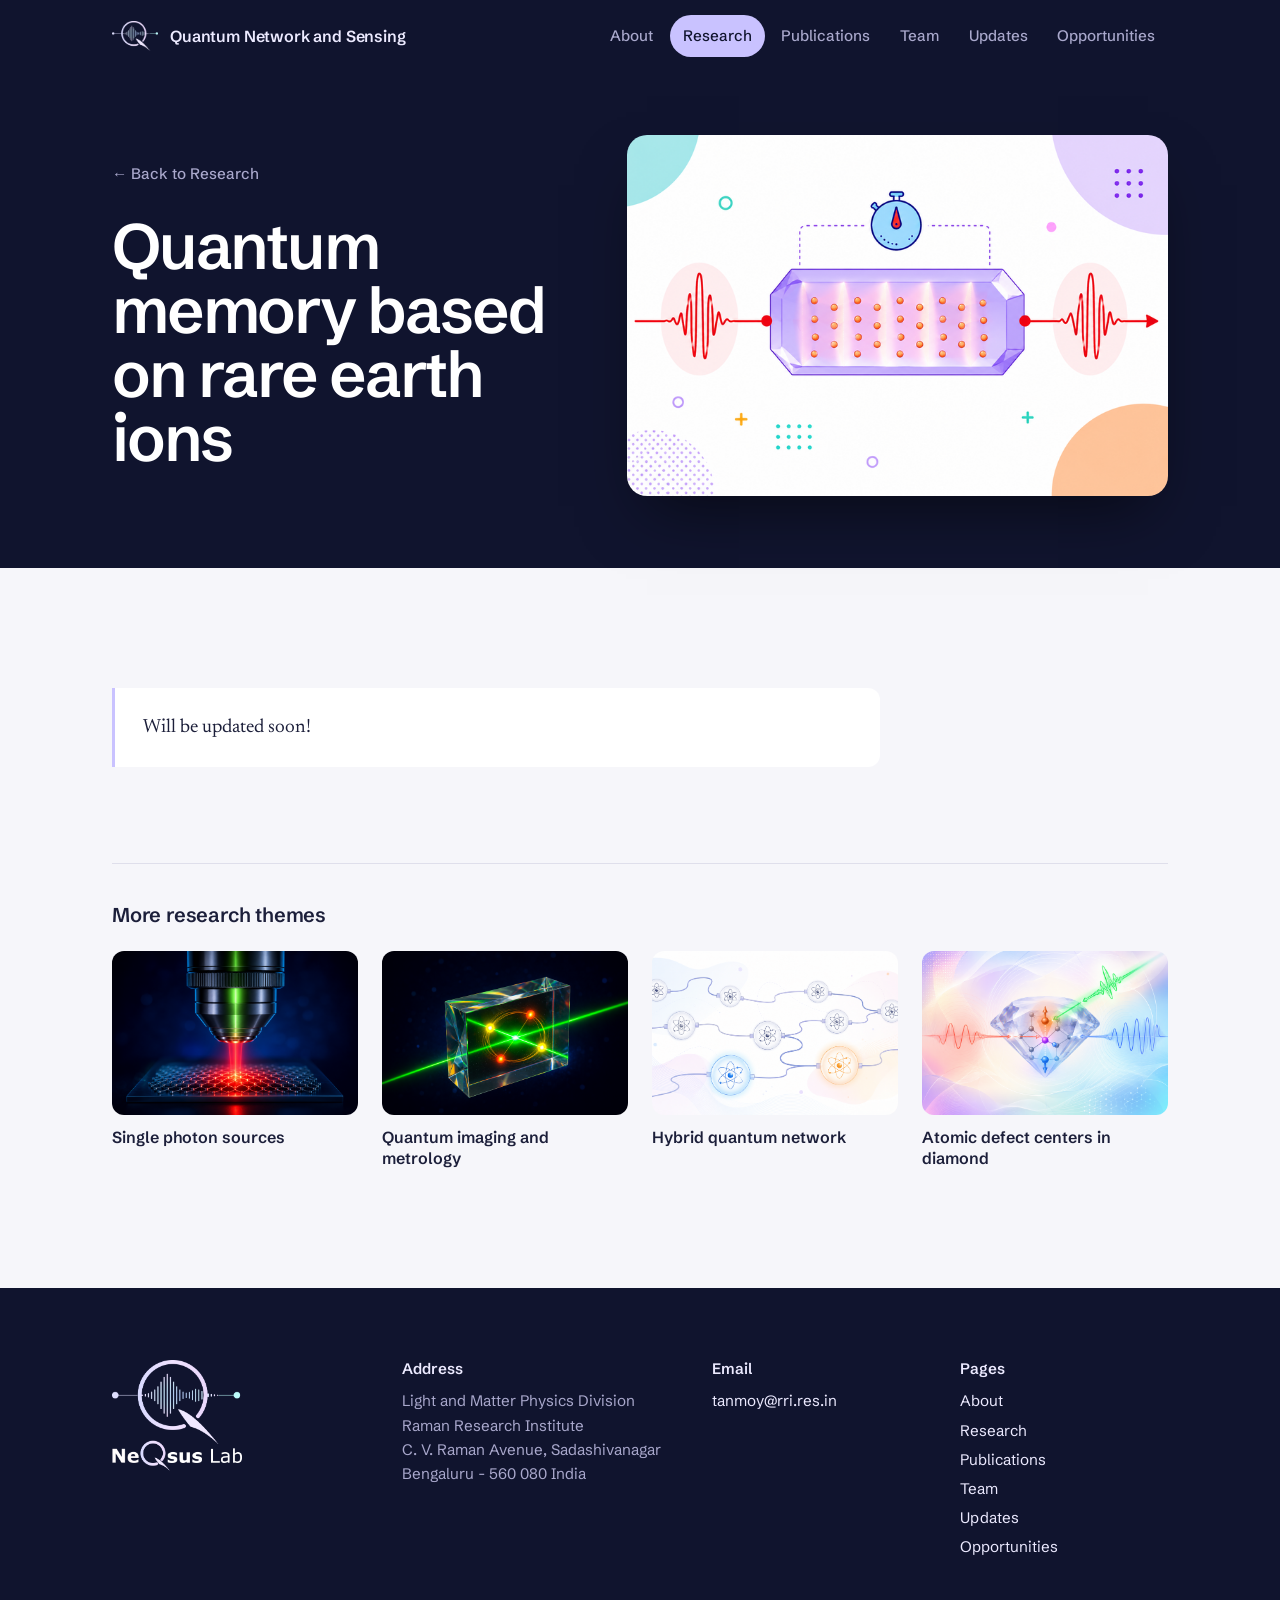
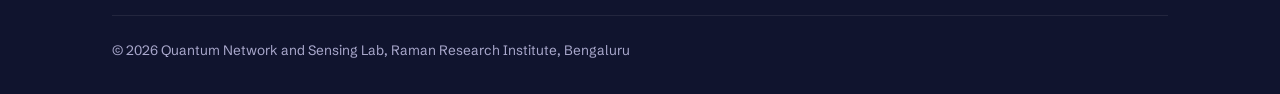
<file: quantum-memory.html>
<!DOCTYPE html>
<html lang="en">
<head>
	<meta charset="utf-8" />
	<meta name="viewport" content="width=device-width, initial-scale=1" />
	<title>Research Theme - NeQsus Lab</title>
	<meta name="description" content="Quantum memory based on rare earth ions: research at the Quantum Network and Sensing Lab." />
	<meta name="theme-color" content="#10142e" />
	<link rel="icon" type="image/png" href="images/favicon.png" />
	<link rel="preload" href="assets/fonts/schibsted-grotesk-latin-wght-normal.woff2" as="font" type="font/woff2" crossorigin />
	<link rel="stylesheet" href="assets/css/site.css?v=1" />
</head>
<body>
	<a class="skip-link" href="#main">Skip to content</a>

	<header class="site-header" data-header>
		<div class="wrap nav-bar">
			<a class="brand" href="index.html" aria-label="Quantum Network and Sensing, home">
				<img src="images/logo-mark.png" alt="" width="46" height="30" />
				<span>Quantum Network and Sensing</span>
			</a>
			<button class="nav-toggle" type="button" aria-expanded="false" aria-controls="site-nav">
				<span class="nav-toggle-bars" aria-hidden="true"></span>Menu
			</button>
			<nav id="site-nav" class="site-nav" aria-label="Main">
				<ul>
				<li><a href="index.html">About</a></li>
				<li><a href="research.html" aria-current="page">Research</a></li>
				<li><a href="publications.html">Publications</a></li>
				<li><a href="team.html">Team</a></li>
				<li><a href="news.html">Updates</a></li>
				<li><a href="opportunities.html">Opportunities</a></li>
				</ul>
			</nav>
		</div>
	</header>

	<main id="main">
		<section class="theme-head">
			<div class="wrap theme-head-grid">
				<div>
					<a class="back-link" href="research.html">&larr; Back to Research</a>
					<h1>Quantum memory based on rare earth ions</h1>
				</div>
				<figure><img src="images/Q_memory.png" alt="Quantum memory based on rare earth ions" width="768" height="512" /></figure>
			</div>
		</section>

		<section class="section">
			<div class="wrap">
				<div class="soon"><p>Will be updated soon!</p></div>
				<nav class="more-themes" aria-label="Research themes">
					<h2>More research themes</h2>
					<ul>
					<li><a href="photon-sources.html"><img src="images/Photon_sources.png" alt="" width="768" height="512" loading="lazy" />Single photon sources</a></li>
					<li><a href="quantum-imaging.html"><img src="images/Imaging_metrology.png" alt="" width="768" height="512" loading="lazy" />Quantum imaging and metrology</a></li>
					<li><a href="hybrid-network.html"><img src="images/Hybrid_network.png" alt="" width="768" height="512" loading="lazy" />Hybrid quantum network</a></li>
					<li><a href="defect-diamond.html"><img src="images/defect_diamond.png" alt="" width="768" height="512" loading="lazy" />Atomic defect centers in diamond</a></li>
					</ul>
				</nav>
			</div>
		</section>
	</main>

	<footer class="site-footer">
		<div class="wrap footer-grid">
			<div>
				<img class="footer-logo" src="images/logo.png" alt="NeQsus Lab" width="130" height="110" loading="lazy" />
			</div>
			<div>
				<h2 class="footer-h">Address</h2>
				<p>Light and Matter Physics Division<br />Raman Research Institute<br />C. V. Raman Avenue, Sadashivanagar<br />Bengaluru - 560 080 India</p>
			</div>
			<div>
				<h2 class="footer-h">Email</h2>
				<p><a href="mailto:tanmoy@rri.res.in">tanmoy@rri.res.in</a></p>
			</div>
			<nav aria-label="Footer">
				<h2 class="footer-h">Pages</h2>
				<ul class="footer-links">
					<li><a href="index.html">About</a></li>
					<li><a href="research.html">Research</a></li>
					<li><a href="publications.html">Publications</a></li>
					<li><a href="team.html">Team</a></li>
					<li><a href="news.html">Updates</a></li>
					<li><a href="opportunities.html">Opportunities</a></li>
				</ul>
			</nav>
		</div>
		<div class="wrap footer-base">
			<p>&copy; <span data-year>2026</span> Quantum Network and Sensing Lab, Raman Research Institute, Bengaluru</p>
		</div>
	</footer>

	<script src="assets/js/site.js?v=1"></script>
</body>
</html>
</file>
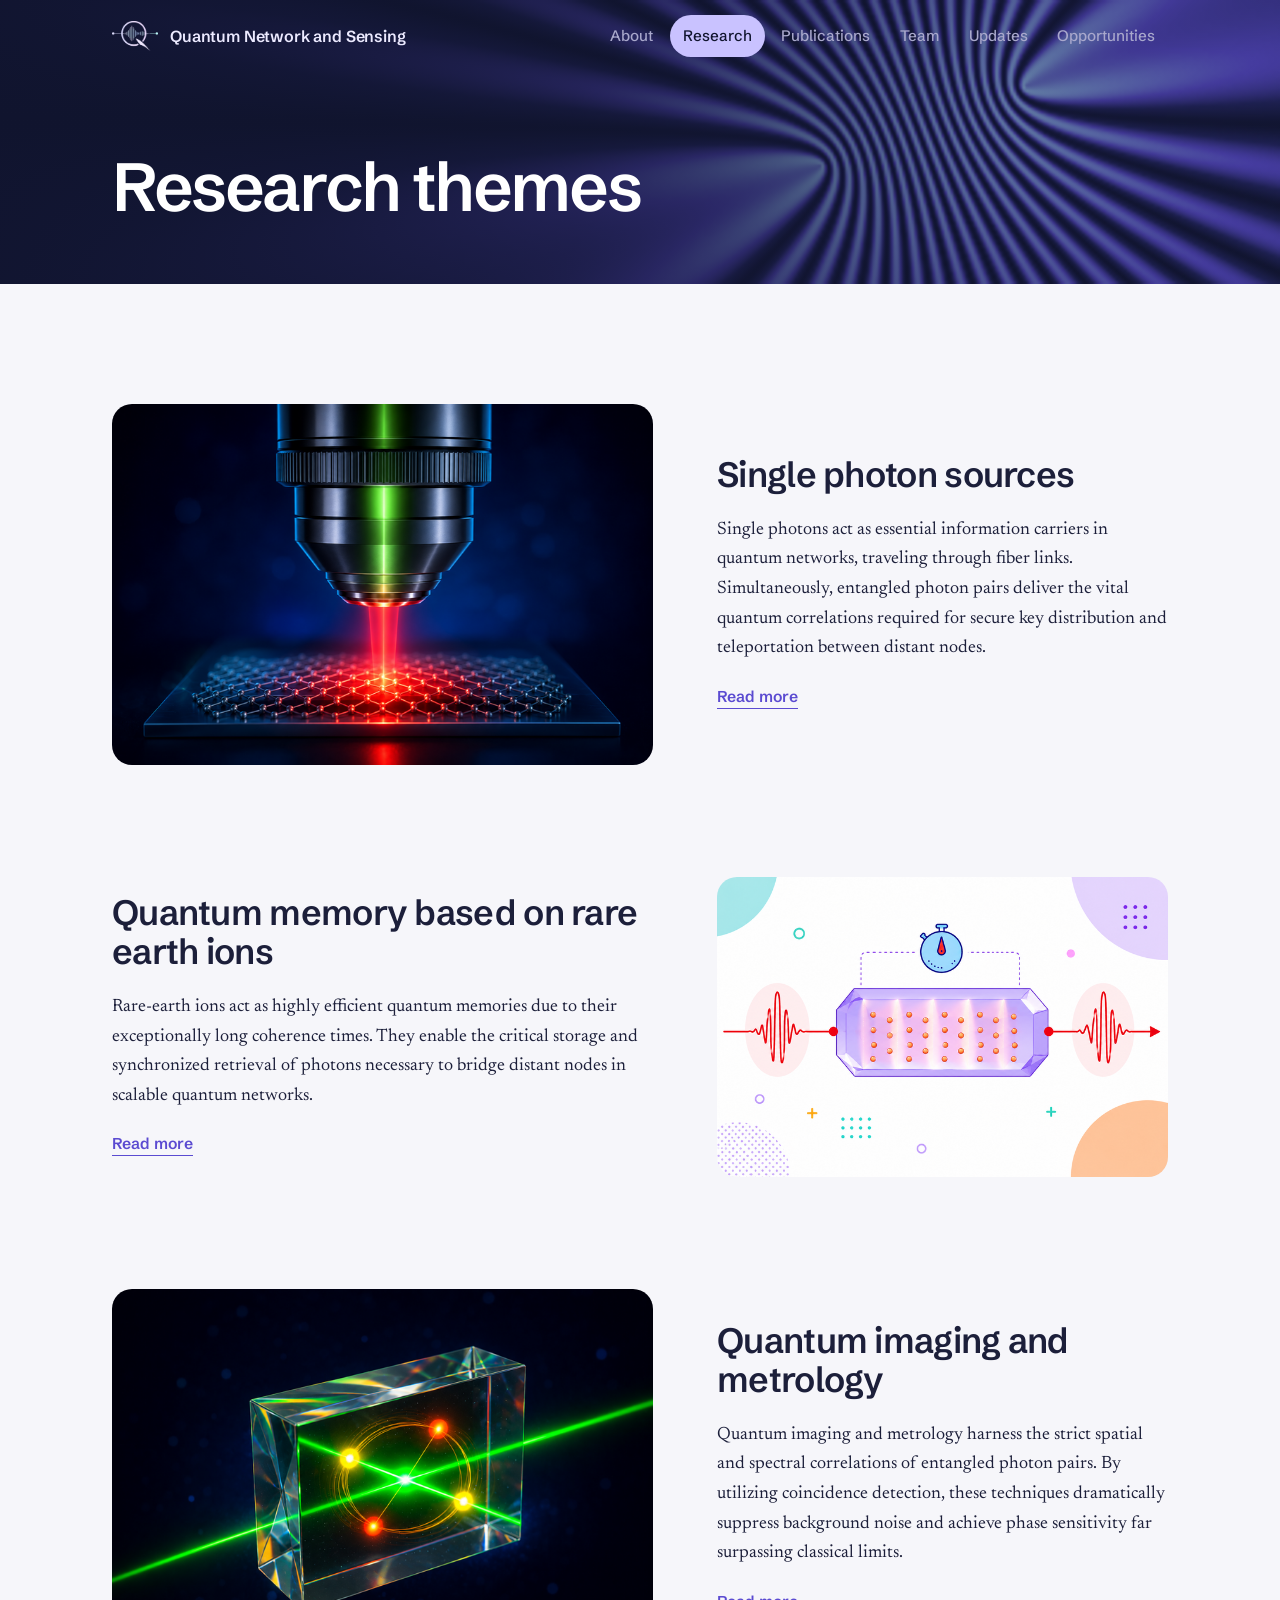
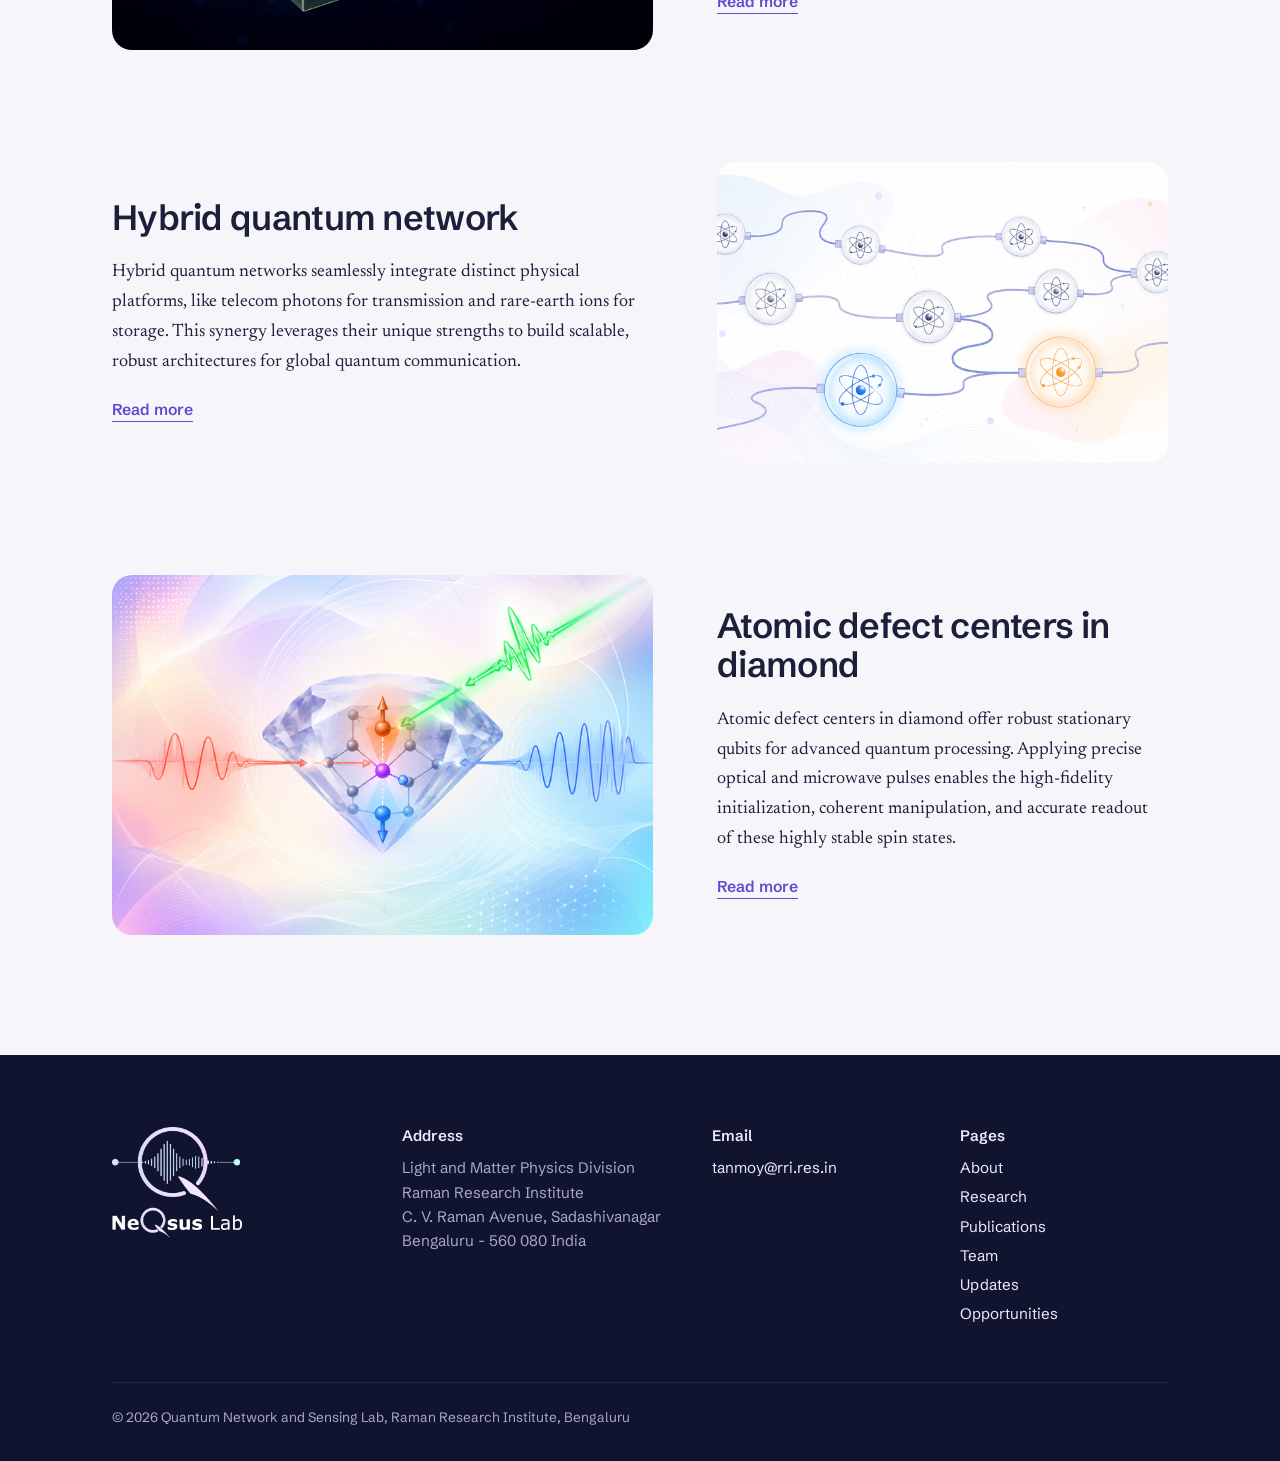
<file: research.html>
<!DOCTYPE html>
<html lang="en">
<head>
	<meta charset="utf-8" />
	<meta name="viewport" content="width=device-width, initial-scale=1" />
	<title>Research - NeQsus Lab</title>
	<meta name="description" content="Research themes of the Quantum Network and Sensing Lab, Raman Research Institute." />
	<meta name="theme-color" content="#10142e" />
	<link rel="icon" type="image/png" href="images/favicon.png" />
	<link rel="preload" href="assets/fonts/schibsted-grotesk-latin-wght-normal.woff2" as="font" type="font/woff2" crossorigin />
	<link rel="stylesheet" href="assets/css/site.css?v=1" />
</head>
<body>
	<a class="skip-link" href="#main">Skip to content</a>

	<header class="site-header" data-header>
		<div class="wrap nav-bar">
			<a class="brand" href="index.html" aria-label="Quantum Network and Sensing, home">
				<img src="images/logo-mark.png" alt="" width="46" height="30" />
				<span>Quantum Network and Sensing</span>
			</a>
			<button class="nav-toggle" type="button" aria-expanded="false" aria-controls="site-nav">
				<span class="nav-toggle-bars" aria-hidden="true"></span>Menu
			</button>
			<nav id="site-nav" class="site-nav" aria-label="Main">
				<ul>
				<li><a href="index.html">About</a></li>
				<li><a href="research.html" aria-current="page">Research</a></li>
				<li><a href="publications.html">Publications</a></li>
				<li><a href="team.html">Team</a></li>
				<li><a href="news.html">Updates</a></li>
				<li><a href="opportunities.html">Opportunities</a></li>
				</ul>
			</nav>
		</div>
	</header>

	<main id="main">
		<section class="page-head">
			<canvas class="fringes" data-fringes="still" data-brightness="0.85" aria-hidden="true"></canvas>
			<div class="wrap page-head-inner">
				<h1>Research themes</h1>
			</div>
		</section>

		<section class="section">
			<div class="wrap themes">
				<article class="theme">
					<a class="theme-media" href="photon-sources.html" tabindex="-1" aria-hidden="true">
						<img src="images/Photon_sources.png" alt="" width="768" height="512" loading="lazy" />
					</a>
					<div>
						<h2><a href="photon-sources.html">Single photon sources</a></h2>
						<p>Single photons act as essential information carriers in quantum networks, traveling through fiber links. Simultaneously, entangled photon pairs deliver the vital quantum correlations required for secure key distribution and teleportation between distant nodes.</p>
						<a class="text-link" href="photon-sources.html">Read more<span class="visually-hidden"> about single photon sources</span></a>
					</div>
				</article>
				<article class="theme">
					<a class="theme-media" href="quantum-memory.html" tabindex="-1" aria-hidden="true">
						<img src="images/Q_memory.png" alt="" width="768" height="512" loading="lazy" />
					</a>
					<div>
						<h2><a href="quantum-memory.html">Quantum memory based on rare earth ions</a></h2>
						<p>Rare-earth ions act as highly efficient quantum memories due to their exceptionally long coherence times. They enable the critical storage and synchronized retrieval of photons necessary to bridge distant nodes in scalable quantum networks.</p>
						<a class="text-link" href="quantum-memory.html">Read more<span class="visually-hidden"> about quantum memory based on rare earth ions</span></a>
					</div>
				</article>
				<article class="theme">
					<a class="theme-media" href="quantum-imaging.html" tabindex="-1" aria-hidden="true">
						<img src="images/Imaging_metrology.png" alt="" width="768" height="512" loading="lazy" />
					</a>
					<div>
						<h2><a href="quantum-imaging.html">Quantum imaging and metrology</a></h2>
						<p>Quantum imaging and metrology harness the strict spatial and spectral correlations of entangled photon pairs. By utilizing coincidence detection, these techniques dramatically suppress background noise and achieve phase sensitivity far surpassing classical limits.</p>
						<a class="text-link" href="quantum-imaging.html">Read more<span class="visually-hidden"> about quantum imaging and metrology</span></a>
					</div>
				</article>
				<article class="theme">
					<a class="theme-media" href="hybrid-network.html" tabindex="-1" aria-hidden="true">
						<img src="images/Hybrid_network.png" alt="" width="768" height="512" loading="lazy" />
					</a>
					<div>
						<h2><a href="hybrid-network.html">Hybrid quantum network</a></h2>
						<p>Hybrid quantum networks seamlessly integrate distinct physical platforms, like telecom photons for transmission and rare-earth ions for storage. This synergy leverages their unique strengths to build scalable, robust architectures for global quantum communication.</p>
						<a class="text-link" href="hybrid-network.html">Read more<span class="visually-hidden"> about hybrid quantum network</span></a>
					</div>
				</article>
				<article class="theme">
					<a class="theme-media" href="defect-diamond.html" tabindex="-1" aria-hidden="true">
						<img src="images/defect_diamond.png" alt="" width="768" height="512" loading="lazy" />
					</a>
					<div>
						<h2><a href="defect-diamond.html">Atomic defect centers in diamond</a></h2>
						<p>Atomic defect centers in diamond offer robust stationary qubits for advanced quantum processing. Applying precise optical and microwave pulses enables the high-fidelity initialization, coherent manipulation, and accurate readout of these highly stable spin states.</p>
						<a class="text-link" href="defect-diamond.html">Read more<span class="visually-hidden"> about atomic defect centers in diamond</span></a>
					</div>
				</article>
			</div>
		</section>
	</main>

	<footer class="site-footer">
		<div class="wrap footer-grid">
			<div>
				<img class="footer-logo" src="images/logo.png" alt="NeQsus Lab" width="130" height="110" loading="lazy" />
			</div>
			<div>
				<h2 class="footer-h">Address</h2>
				<p>Light and Matter Physics Division<br />Raman Research Institute<br />C. V. Raman Avenue, Sadashivanagar<br />Bengaluru - 560 080 India</p>
			</div>
			<div>
				<h2 class="footer-h">Email</h2>
				<p><a href="mailto:tanmoy@rri.res.in">tanmoy@rri.res.in</a></p>
			</div>
			<nav aria-label="Footer">
				<h2 class="footer-h">Pages</h2>
				<ul class="footer-links">
					<li><a href="index.html">About</a></li>
					<li><a href="research.html">Research</a></li>
					<li><a href="publications.html">Publications</a></li>
					<li><a href="team.html">Team</a></li>
					<li><a href="news.html">Updates</a></li>
					<li><a href="opportunities.html">Opportunities</a></li>
				</ul>
			</nav>
		</div>
		<div class="wrap footer-base">
			<p>&copy; <span data-year>2026</span> Quantum Network and Sensing Lab, Raman Research Institute, Bengaluru</p>
		</div>
	</footer>

	<script src="assets/js/site.js?v=1"></script>
</body>
</html>
</file>
<file: assets/css/site.css>
/* =========================================================
   Quantum Network and Sensing Lab — site stylesheet
   Colours are taken from the NeQsus Lab logo.
   ========================================================= */

/* ---------- Fonts (self-hosted, SIL Open Font License) ---------- */

@font-face {
	font-family: "Newsreader";
	font-style: normal;
	font-weight: 200 800;
	font-display: swap;
	src: url("../fonts/newsreader-latin-opsz-normal.woff2") format("woff2");
	unicode-range: U+0000-00FF,U+0131,U+0152-0153,U+02BB-02BC,U+02C6,U+02DA,U+02DC,U+0304,U+0308,U+0329,U+2000-206F,U+20AC,U+2122,U+2191,U+2193,U+2212,U+2215,U+FEFF,U+FFFD;
}
@font-face {
	font-family: "Newsreader";
	font-style: italic;
	font-weight: 200 800;
	font-display: swap;
	src: url("../fonts/newsreader-latin-opsz-italic.woff2") format("woff2");
	unicode-range: U+0000-00FF,U+0131,U+0152-0153,U+02BB-02BC,U+02C6,U+02DA,U+02DC,U+0304,U+0308,U+0329,U+2000-206F,U+20AC,U+2122,U+2191,U+2193,U+2212,U+2215,U+FEFF,U+FFFD;
}
@font-face {
	font-family: "Schibsted Grotesk";
	font-style: normal;
	font-weight: 400 900;
	font-display: swap;
	src: url("../fonts/schibsted-grotesk-latin-wght-normal.woff2") format("woff2");
	unicode-range: U+0000-00FF,U+0131,U+0152-0153,U+02BB-02BC,U+02C6,U+02DA,U+02DC,U+0304,U+0308,U+0329,U+2000-206F,U+20AC,U+2122,U+2191,U+2193,U+2212,U+2215,U+FEFF,U+FFFD;
}
@font-face {
	font-family: "Newsreader";
	font-style: normal;
	font-weight: 200 800;
	font-display: swap;
	src: url("../fonts/newsreader-latin-ext-opsz-normal.woff2") format("woff2");
	unicode-range: U+0100-02BA,U+02BD-02C5,U+02C7-02CC,U+02CE-02D7,U+02DD-02FF,U+0304,U+0308,U+0329,U+1D00-1DBF,U+1E00-1E9F,U+1EF2-1EFF,U+2020,U+20A0-20AB,U+20AD-20C0,U+2113,U+2C60-2C7F,U+A720-A7FF;
}
@font-face {
	font-family: "Newsreader";
	font-style: italic;
	font-weight: 200 800;
	font-display: swap;
	src: url("../fonts/newsreader-latin-ext-opsz-italic.woff2") format("woff2");
	unicode-range: U+0100-02BA,U+02BD-02C5,U+02C7-02CC,U+02CE-02D7,U+02DD-02FF,U+0304,U+0308,U+0329,U+1D00-1DBF,U+1E00-1E9F,U+1EF2-1EFF,U+2020,U+20A0-20AB,U+20AD-20C0,U+2113,U+2C60-2C7F,U+A720-A7FF;
}
@font-face {
	font-family: "Schibsted Grotesk";
	font-style: normal;
	font-weight: 400 900;
	font-display: swap;
	src: url("../fonts/schibsted-grotesk-latin-ext-wght-normal.woff2") format("woff2");
	unicode-range: U+0100-02BA,U+02BD-02C5,U+02C7-02CC,U+02CE-02D7,U+02DD-02FF,U+0304,U+0308,U+0329,U+1D00-1DBF,U+1E00-1E9F,U+1EF2-1EFF,U+2020,U+20A0-20AB,U+20AD-20C0,U+2113,U+2C60-2C7F,U+A720-A7FF;
}

:root {
	--night: #10142e;
	--night-2: #1a1f45;
	--paper: #f6f6fa;
	--surface: #ffffff;
	--ink: #1c1f3a;
	--muted: #5d6180;
	--rule: #dfdfeb;
	--violet: #5b4bd1;
	--violet-deep: #4334b5;
	--lavender: #c9c2ff;
	--cyan: #7fe0ec;
	--on-night: #eceaff;
	--on-night-muted: #a9a8cc;

	--sans: "Schibsted Grotesk", "Helvetica Neue", Arial, sans-serif;
	--serif: "Newsreader", Georgia, "Times New Roman", serif;

	--wrap: 72rem;
	--gutter: clamp(1.25rem, 4vw, 3rem);
	--nav-h: 4.5rem;
}

/* ---------- Base ---------- */

*,
*::before,
*::after { box-sizing: border-box; }

html { -webkit-text-size-adjust: 100%; scroll-padding-top: calc(var(--nav-h) + 1rem); }

body {
	margin: 0;
	background: var(--paper);
	color: var(--ink);
	font-family: var(--serif);
	font-size: 1.125rem;
	line-height: 1.65;
	font-optical-sizing: auto;
	-webkit-font-smoothing: antialiased;
	text-rendering: optimizeLegibility;
}

img { display: block; max-width: 100%; height: auto; }

h1, h2, h3, h4 {
	font-family: var(--sans);
	font-weight: 600;
	line-height: 1.12;
	letter-spacing: -0.02em;
	margin: 0 0 0.6em;
	color: var(--ink);
}

h2 { font-size: clamp(1.75rem, 1.2rem + 1.8vw, 2.5rem); }
h3 { font-size: 1.375rem; letter-spacing: -0.01em; }

p { margin: 0 0 1.1em; }

a { color: var(--violet); text-decoration-thickness: 1px; text-underline-offset: 0.18em; }
a:hover { color: var(--violet-deep); }

:focus-visible { outline: 2px solid var(--cyan); outline-offset: 3px; border-radius: 4px; }

.wrap {
	width: 100%;
	max-width: var(--wrap);
	margin-inline: auto;
	padding-inline: var(--gutter);
}

.visually-hidden {
	position: absolute !important;
	width: 1px; height: 1px;
	overflow: hidden;
	clip: rect(0 0 0 0);
	white-space: nowrap;
}

.skip-link {
	position: absolute;
	left: 1rem; top: -3rem;
	z-index: 100;
	padding: 0.5rem 1rem;
	background: var(--lavender);
	color: var(--night);
	font-family: var(--sans);
	border-radius: 6px;
}
.skip-link:focus { top: 1rem; }

/* ---------- Buttons ---------- */

.btn {
	display: inline-flex;
	align-items: center;
	gap: 0.5em;
	padding: 0.8em 1.4em;
	border-radius: 999px;
	border: 1px solid transparent;
	font-family: var(--sans);
	font-size: 0.95rem;
	font-weight: 600;
	line-height: 1;
	text-decoration: none;
	transition: background-color 0.2s, color 0.2s, border-color 0.2s;
}
.btn-light { background: var(--lavender); color: var(--night); }
.btn-light:hover { background: #ffffff; color: var(--night); }
.btn-outline { border-color: rgba(236, 234, 255, 0.45); color: var(--on-night); }
.btn-outline:hover { border-color: var(--on-night); color: #ffffff; }
.btn-solid { background: var(--violet); color: #ffffff; }
.btn-solid:hover { background: var(--violet-deep); color: #ffffff; }

/* ---------- Header & navigation ---------- */

.site-header {
	position: fixed;
	inset: 0 0 auto 0;
	z-index: 50;
	height: var(--nav-h);
	color: var(--on-night);
	transition: background-color 0.3s, box-shadow 0.3s;
}
.site-header.is-stuck {
	background: rgba(16, 20, 46, 0.88);
	-webkit-backdrop-filter: blur(14px);
	backdrop-filter: blur(14px);
	box-shadow: 0 1px 0 rgba(255, 255, 255, 0.07);
}

.nav-bar {
	height: 100%;
	display: flex;
	align-items: center;
	justify-content: space-between;
	gap: 2rem;
}

.brand {
	display: flex;
	align-items: center;
	gap: 0.75rem;
	color: var(--on-night);
	text-decoration: none;
	font-family: var(--sans);
	font-weight: 600;
	font-size: 1rem;
	letter-spacing: -0.01em;
	white-space: nowrap;
}
.brand:hover { color: #ffffff; }
.brand img { width: 46px; height: auto; }

.site-nav ul {
	display: flex;
	gap: 0.25rem;
	margin: 0;
	padding: 0;
	list-style: none;
}
.site-nav a {
	display: block;
	padding: 0.5rem 0.8rem;
	border-radius: 999px;
	color: var(--on-night-muted);
	font-family: var(--sans);
	font-size: 0.95rem;
	font-weight: 500;
	text-decoration: none;
	transition: color 0.2s, background-color 0.2s;
}
.site-nav a:hover { color: #ffffff; }
.site-nav a[aria-current="page"] {
	color: var(--night);
	background: var(--lavender);
}

.nav-toggle {
	display: none;
	align-items: center;
	gap: 0.6rem;
	padding: 0.5rem 0.9rem;
	border: 1px solid rgba(236, 234, 255, 0.35);
	border-radius: 999px;
	background: transparent;
	color: var(--on-night);
	font: 500 0.95rem var(--sans);
	cursor: pointer;
}
.nav-toggle-bars,
.nav-toggle-bars::before {
	display: block;
	width: 16px;
	height: 1.5px;
	background: currentColor;
	transition: transform 0.25s;
}
.nav-toggle-bars { position: relative; transform: translateY(-3px); }
.nav-toggle-bars::before { content: ""; position: absolute; top: 6px; }
.nav-toggle[aria-expanded="true"] .nav-toggle-bars { transform: translateY(0) rotate(45deg); }
.nav-toggle[aria-expanded="true"] .nav-toggle-bars::before { top: 0; transform: rotate(-90deg); }

@media (max-width: 980px) {
	.nav-toggle { display: inline-flex; }
	.site-nav {
		position: absolute;
		top: var(--nav-h);
		left: 0; right: 0;
		background: var(--night);
		border-top: 1px solid rgba(255, 255, 255, 0.08);
		padding: 0.75rem var(--gutter) 1.5rem;
		display: none;
	}
	.site-nav.is-open { display: block; }
	.site-nav ul { flex-direction: column; gap: 0.15rem; }
	.site-nav a { font-size: 1.15rem; padding: 0.7rem 1rem; }
	.site-header.menu-open { background: var(--night); }
}

/* ---------- Interference canvas ---------- */

.fringes {
	position: absolute;
	inset: 0;
	width: 100%;
	height: 100%;
	display: block;
}

/* ---------- Home hero ---------- */

.hero {
	position: relative;
	min-height: max(36rem, 92vh);
	display: flex;
	align-items: flex-end;
	background: var(--night);
	color: var(--on-night);
	overflow: hidden;
	isolation: isolate;
}
.hero::after {
	content: "";
	position: absolute;
	inset: 0;
	z-index: 0;
	pointer-events: none;
	background:
		linear-gradient(90deg, rgba(16, 20, 46, 0.92) 0%, rgba(16, 20, 46, 0.7) 38%, rgba(16, 20, 46, 0) 70%),
		linear-gradient(0deg, rgba(16, 20, 46, 0.95) 0%, rgba(16, 20, 46, 0) 45%);
}
.hero-inner {
	position: relative;
	z-index: 1;
	padding-top: calc(var(--nav-h) + 4rem);
	padding-bottom: clamp(3rem, 8vh, 6rem);
}
.hero h1 {
	max-width: 11ch;
	margin: 0 0 1.75rem;
	color: #ffffff;
	font-size: clamp(3.1rem, 1.4rem + 7.2vw, 7.5rem);
	font-weight: 600;
	line-height: 0.94;
	letter-spacing: -0.045em;
}
.hero-sub {
	max-width: 34ch;
	margin: 0 0 2.25rem;
	color: var(--on-night);
	font-size: clamp(1.15rem, 1rem + 0.5vw, 1.4rem);
	line-height: 1.45;
}
.hero-actions { display: flex; flex-wrap: wrap; gap: 0.75rem; }

.hero-legend {
	position: absolute;
	right: var(--gutter);
	bottom: 1.5rem;
	z-index: 1;
	max-width: 22rem;
	margin: 0;
	color: var(--on-night-muted);
	font-family: var(--sans);
	font-size: 0.8rem;
	line-height: 1.4;
	text-align: right;
}

/* ---------- Inner page header ---------- */

.page-head {
	position: relative;
	background: var(--night);
	color: var(--on-night);
	overflow: hidden;
	isolation: isolate;
}
.page-head::after {
	content: "";
	position: absolute;
	inset: 0;
	z-index: 0;
	background: linear-gradient(90deg, rgba(16, 20, 46, 0.94) 0%, rgba(16, 20, 46, 0.72) 45%, rgba(16, 20, 46, 0.25) 100%);
}
.page-head-inner {
	position: relative;
	z-index: 1;
	padding-top: calc(var(--nav-h) + clamp(3rem, 9vh, 5.5rem));
	padding-bottom: clamp(2.5rem, 7vh, 4.5rem);
}
.page-head h1 {
	max-width: 18ch;
	margin: 0;
	color: #ffffff;
	font-size: clamp(2.4rem, 1.4rem + 4vw, 4.25rem);
	line-height: 1;
	letter-spacing: -0.035em;
}
.page-head-note {
	margin: 1rem 0 0;
	color: var(--on-night-muted);
	font-family: var(--sans);
	font-size: 1rem;
}

/* ---------- Sections ---------- */

.section { padding-block: clamp(4rem, 10vw, 7.5rem); }
.section + .section { padding-top: 0; }

.lead {
	font-size: clamp(1.25rem, 1.05rem + 0.6vw, 1.5rem);
	line-height: 1.55;
	max-width: 36em;
}

/* Home: about */

.about {
	display: grid;
	grid-template-columns: minmax(0, 7fr) minmax(0, 5fr);
	gap: clamp(2.5rem, 6vw, 6rem);
	align-items: center;
}
.about h2 { max-width: 16ch; }

.ringed {
	position: relative;
	width: min(100%, 26rem);
	aspect-ratio: 1;
	margin-inline: auto;
	border-radius: 50%;
	box-shadow:
		0 0 0 14px var(--paper),
		0 0 0 15px var(--lavender),
		0 0 0 34px var(--paper),
		0 0 0 35px #e3e0fb,
		0 0 0 58px var(--paper),
		0 0 0 59px #ecebf8;
}
.ringed img {
	width: 100%;
	height: 100%;
	object-fit: cover;
	border-radius: 50%;
}

/* Home: institute + contact */

.split {
	display: grid;
	grid-template-columns: 1fr 1fr;
	border-top: 1px solid var(--rule);
}
.split > div { padding-top: 3rem; }
.split > div + div {
	padding-left: clamp(2rem, 5vw, 4.5rem);
	border-left: 1px solid var(--rule);
}
.split > div:first-child { padding-right: clamp(2rem, 5vw, 4.5rem); }
.split h2 { font-size: clamp(1.5rem, 1.2rem + 1vw, 1.9rem); }

.institute { display: flex; gap: 1.75rem; align-items: flex-start; }
.institute-logo { width: 64px; flex-shrink: 0; margin-top: 0.2rem; }

.contact-name { margin-bottom: 1.5rem; line-height: 1.5; }
.contact-name strong { font-family: var(--sans); font-weight: 600; font-size: 1.15rem; }

.contact-list {
	display: grid;
	grid-template-columns: max-content 1fr;
	gap: 0.85rem 1.75rem;
	margin: 0;
}
.contact-list dt {
	font-family: var(--sans);
	font-size: 0.95rem;
	font-weight: 600;
	color: var(--muted);
	padding-top: 0.15em;
}
.contact-list dd { margin: 0; }

/* ---------- Research list ---------- */

.themes { display: grid; gap: clamp(4rem, 9vw, 7rem); }

.theme {
	display: grid;
	grid-template-columns: minmax(0, 6fr) minmax(0, 5fr);
	gap: clamp(2rem, 5vw, 4.5rem);
	align-items: center;
}
.theme:nth-child(even) .theme-media { order: 2; }

.theme-media {
	display: block;
	overflow: hidden;
	border-radius: 20px;
	background: var(--night-2);
	aspect-ratio: 3 / 2;
}
.theme-media img {
	width: 100%;
	height: 100%;
	object-fit: cover;
	transition: transform 0.6s cubic-bezier(0.2, 0.7, 0.2, 1);
}
.theme-media:hover img,
.theme-media:focus-visible img { transform: scale(1.04); }

.theme h2 { font-size: clamp(1.6rem, 1.2rem + 1.3vw, 2.2rem); }
.theme h2 a { color: var(--ink); text-decoration: none; }
.theme h2 a:hover { color: var(--violet); }

.text-link {
	font-family: var(--sans);
	font-weight: 600;
	font-size: 0.98rem;
	text-decoration: none;
	border-bottom: 1.5px solid currentColor;
	padding-bottom: 2px;
}

/* ---------- Theme detail pages ---------- */

.theme-head {
	position: relative;
	background: var(--night);
	color: var(--on-night);
	padding-top: calc(var(--nav-h) + clamp(2.5rem, 7vh, 4.5rem));
	padding-bottom: clamp(3rem, 8vh, 5rem);
}
.theme-head-grid {
	display: grid;
	grid-template-columns: minmax(0, 5fr) minmax(0, 6fr);
	gap: clamp(2rem, 5vw, 4.5rem);
	align-items: center;
}
.theme-head h1 {
	margin: 0;
	color: #ffffff;
	font-size: clamp(2.4rem, 1.4rem + 3.6vw, 4rem);
	line-height: 1;
	letter-spacing: -0.035em;
}
.theme-head figure {
	margin: 0;
	border-radius: 20px;
	overflow: hidden;
	aspect-ratio: 3 / 2;
	box-shadow: 0 30px 60px -20px rgba(0, 0, 0, 0.55);
}
.theme-head figure img { width: 100%; height: 100%; object-fit: cover; }

.back-link {
	display: inline-flex;
	margin-bottom: 1.75rem;
	color: var(--on-night-muted);
	font-family: var(--sans);
	font-size: 0.95rem;
	font-weight: 500;
	text-decoration: none;
}
.back-link:hover { color: #ffffff; }

.prose { max-width: 40em; }
.prose p { font-size: 1.2rem; line-height: 1.75; }

.soon {
	max-width: 40em;
	padding: 1.5rem 1.75rem;
	border-left: 3px solid var(--lavender);
	background: var(--surface);
	border-radius: 0 12px 12px 0;
	font-size: 1.2rem;
}
.soon p { margin: 0; }

.more-themes {
	margin-top: clamp(4rem, 8vw, 6rem);
	padding-top: 2.5rem;
	border-top: 1px solid var(--rule);
}
.more-themes h2 { font-size: 1.25rem; letter-spacing: -0.01em; margin-bottom: 1.5rem; }
.more-themes ul {
	display: grid;
	grid-template-columns: repeat(4, minmax(0, 1fr));
	gap: 1.5rem;
	margin: 0;
	padding: 0;
	list-style: none;
}
.more-themes a {
	display: block;
	color: var(--ink);
	text-decoration: none;
	font-family: var(--sans);
	font-weight: 600;
	font-size: 1rem;
	line-height: 1.3;
}
.more-themes a:hover { color: var(--violet); }
.more-themes img {
	width: 100%;
	aspect-ratio: 3 / 2;
	object-fit: cover;
	border-radius: 12px;
	margin-bottom: 0.75rem;
}

/* ---------- Publications ---------- */

.pubs {
	margin: 0;
	padding: 0;
	list-style: none;
	border-top: 1px solid var(--rule);
}
.pub {
	display: grid;
	grid-template-columns: 6.5rem minmax(0, 1fr);
	gap: 1.5rem;
	padding: 1.9rem 0;
	border-bottom: 1px solid var(--rule);
}
.pub-year {
	font-family: var(--sans);
	font-size: 1.35rem;
	font-weight: 500;
	letter-spacing: -0.02em;
	color: var(--violet);
	font-variant-numeric: tabular-nums;
	line-height: 1.3;
}
.pub-year.is-repeat { color: #b9b7d8; }
.pub-title {
	display: inline;
	font-family: var(--sans);
	font-size: 1.2rem;
	font-weight: 600;
	line-height: 1.35;
	letter-spacing: -0.01em;
	color: var(--ink);
	text-decoration: none;
	background-image: linear-gradient(var(--lavender), var(--lavender));
	background-size: 0% 2px;
	background-position: 0 100%;
	background-repeat: no-repeat;
	transition: background-size 0.3s, color 0.2s;
}
.pub-title:hover { color: var(--violet-deep); background-size: 100% 2px; }
.pub-authors { margin: 0.55rem 0 0.15rem; color: var(--ink); font-size: 1.05rem; }
.pub-authors strong { font-weight: 600; }
.pub-journal { margin: 0; color: var(--muted); font-style: italic; font-size: 1.05rem; }
.pub-badge {
	display: inline-block;
	margin-top: 0.8rem;
	padding: 0.3em 0.8em;
	border-radius: 999px;
	background: #ebe8ff;
	color: var(--violet-deep);
	font-family: var(--sans);
	font-size: 0.82rem;
	font-weight: 600;
}
.pub-note {
	margin: 0.8rem 0 0;
	padding-left: 0.9rem;
	border-left: 2px solid var(--cyan);
	color: var(--muted);
	font-size: 0.98rem;
	line-height: 1.55;
}

/* ---------- Team ---------- */

.pi {
	display: grid;
	grid-template-columns: minmax(0, 5fr) minmax(0, 7fr);
	gap: clamp(2rem, 5vw, 4.5rem);
	align-items: start;
}
.pi-photo { border-radius: 20px; width: 100%; }
.pi h3 { font-size: clamp(1.8rem, 1.4rem + 1.4vw, 2.5rem); letter-spacing: -0.03em; margin-bottom: 0.4rem; }
.pi-role { color: var(--muted); font-family: var(--sans); font-size: 1.05rem; line-height: 1.5; margin-bottom: 1.75rem; }
.pi-bio { hyphens: auto; }

.team-block-title { margin-bottom: 2rem; }
.section-rule { border: 0; border-top: 1px solid var(--rule); margin: clamp(4rem, 8vw, 6rem) 0; }

.slots {
	display: grid;
	grid-template-columns: repeat(4, minmax(0, 1fr));
	gap: 1.25rem;
}
.slot {
	padding: 2rem 1.5rem 1.75rem;
	border: 1.5px dashed #c6c3e6;
	border-radius: 20px;
	text-align: center;
}
.slot img {
	width: 96px;
	height: 96px;
	margin: 0 auto 1.25rem;
	border-radius: 50%;
	object-fit: cover;
	box-shadow: 0 0 0 6px var(--paper), 0 0 0 7px #d9d6f3;
}
.slot h3 { font-size: 1.2rem; margin-bottom: 0.35rem; }
.slot-role { font-family: var(--sans); font-weight: 600; color: var(--violet); font-size: 0.98rem; margin-bottom: 0.9rem; }
.slot p:last-child { margin: 0; font-size: 1rem; color: var(--muted); }

/* ---------- Updates ---------- */

.timeline {
	position: relative;
	max-width: 40em;
	padding-left: 2.25rem;
}
.timeline::before {
	content: "";
	position: absolute;
	left: 7px; top: 0.6rem; bottom: -3rem;
	width: 2px;
	background: linear-gradient(var(--lavender), rgba(201, 194, 255, 0));
}
.timeline-item { position: relative; font-size: 1.2rem; }
.timeline-item::before {
	content: "";
	position: absolute;
	left: -2.25rem; top: 0.45rem;
	width: 16px; height: 16px;
	border-radius: 50%;
	background: var(--paper);
	border: 2px solid var(--violet);
}

/* ---------- Opportunities ---------- */

.openings {
	max-width: 46em;
	margin: 0;
	padding: 0;
	list-style: none;
	border-top: 1px solid var(--rule);
}
.openings li {
	position: relative;
	padding: 2rem 0 2rem 3rem;
	border-bottom: 1px solid var(--rule);
	font-size: 1.2rem;
	line-height: 1.7;
}
.openings li::before {
	content: "";
	position: absolute;
	left: 0; top: 2.45rem;
	width: 18px; height: 18px;
	border-radius: 50%;
	border: 2px solid var(--violet);
	box-shadow: inset 0 0 0 4px var(--paper), inset 0 0 0 9px var(--lavender);
}
.openings a { font-weight: 600; }

/* ---------- Footer ---------- */

.site-footer {
	background: var(--night);
	color: var(--on-night-muted);
	font-family: var(--sans);
	font-size: 0.95rem;
	line-height: 1.6;
}
.footer-grid {
	display: grid;
	grid-template-columns: 1.2fr 1.3fr 1fr 1fr;
	gap: 2.5rem;
	padding-top: 4.5rem;
	padding-bottom: 3.5rem;
}
.footer-logo { width: 130px; }
.footer-h {
	margin: 0 0 0.75rem;
	color: var(--on-night);
	font-size: 0.95rem;
	font-weight: 600;
	letter-spacing: 0;
}
.site-footer p { margin: 0; }
.site-footer a { color: var(--on-night); text-decoration: none; }
.site-footer a:hover { color: var(--cyan); }
.footer-links { margin: 0; padding: 0; list-style: none; display: grid; gap: 0.3rem; }
.footer-base { padding-bottom: 2rem; font-size: 0.85rem; }
.footer-base p { padding-top: 1.5rem; border-top: 1px solid rgba(255, 255, 255, 0.08); }

/* ---------- Responsive ---------- */

@media (max-width: 980px) {
	.about,
	.theme,
	.pi,
	.theme-head-grid { grid-template-columns: 1fr; }
	.theme:nth-child(even) .theme-media { order: 0; }
	.ringed { width: min(80%, 22rem); margin-block: 2rem; }
	.slots { grid-template-columns: repeat(2, minmax(0, 1fr)); }
	.more-themes ul { grid-template-columns: repeat(2, minmax(0, 1fr)); }
	.footer-grid { grid-template-columns: 1fr 1fr; }
	.pi-photo { max-width: 26rem; }
	.hero-legend { display: none; }
}

@media (max-width: 736px) {
	body { font-size: 1.0625rem; }
	.brand span { display: none; }
	.split { grid-template-columns: 1fr; }
	.split > div:first-child { padding-right: 0; }
	.split > div + div { padding-left: 0; border-left: 0; border-top: 1px solid var(--rule); margin-top: 3rem; }
	.institute { flex-direction: column; gap: 1rem; }
	.pub { grid-template-columns: 1fr; gap: 0.35rem; }
	.pub-year.is-repeat { display: none; }
	.slots { grid-template-columns: 1fr; }
	.footer-grid { grid-template-columns: 1fr; gap: 2rem; }
	.openings li { padding-left: 2.25rem; font-size: 1.1rem; }
	.prose p, .soon, .timeline-item { font-size: 1.1rem; }
}

@media (prefers-reduced-motion: reduce) {
	*, *::before, *::after { transition: none !important; animation: none !important; }
}
</file>
<file: assets/css/noscript.css>
/*
	Stellar by HTML5 UP
	html5up.net | @ajlkn
	Free for personal and commercial use under the CCA 3.0 license (html5up.net/license)
*/

/* Header */

	body.is-preload #header.alt > * {
		opacity: 1;
	}

	body.is-preload #header.alt .logo {
		-moz-transform: none;
		-webkit-transform: none;
		-ms-transform: none;
		transform: none;
	}
</file>
<file: assets/css/main.css>
@import url(fontawesome-all.min.css);
@import url('https://fonts.googleapis.com/css2?family=Lora:wght@400;700&family=Merriweather:wght@300;400;700&family=Open+Sans:wght@300;400;600;700&display=swap');

/*
	Stellar by HTML5 UP
	html5up.net | @ajlkn
	Free for personal and commercial use under the CCA 3.0 license (html5up.net/license)
*/

html, body, div, span, applet, object,
iframe, h1, h2, h3, h4, h5, h6, p, blockquote,
pre, a, abbr, acronym, address, big, cite,
code, del, dfn, em, img, ins, kbd, q, s, samp,
small, strike, strong, sub, sup, tt, var, b,
u, i, center, dl, dt, dd, ol, ul, li, fieldset,
form, label, legend, table, caption, tbody,
tfoot, thead, tr, th, td, article, aside,
canvas, details, embed, figure, figcaption,
footer, header, hgroup, menu, nav, output, ruby,
section, summary, time, mark, audio, video {
	margin: 0;
	padding: 0;
	border: 0;
	font-size: 100%;
	font: inherit;
	vertical-align: baseline;}

article, aside, details, figcaption, figure,
footer, header, hgroup, menu, nav, section {
	display: block;}

body {
	line-height: 1;
}

ol, ul {
	list-style: none;
}

blockquote, q {
	quotes: none;
}

	blockquote:before, blockquote:after, q:before, q:after {
		content: '';
		content: none;
	}

table {
	border-collapse: collapse;
	border-spacing: 0;
}

body {
	-webkit-text-size-adjust: none;
}

mark {
	background-color: transparent;
	color: inherit;
}

input::-moz-focus-inner {
	border: 0;
	padding: 0;
}

input, select, textarea {
	-moz-appearance: none;
	-webkit-appearance: none;
	-ms-appearance: none;
	appearance: none;
}

/* Basic */

	@-ms-viewport {
		width: device-width;
	}

	body {
		-ms-overflow-style: scrollbar;
	}

	@media screen and (max-width: 480px) {

		html, body {
			min-width: 320px;
		}

	}

	html {
		box-sizing: border-box;
	}

	*, *:before, *:after {
		box-sizing: inherit;
	}

	body {
		background-color: #1a1a1a;
		background-image: url("../../images/Background.jpg");
		background-size: cover;
		background-position: center center;
		background-attachment: fixed;
		background-repeat: no-repeat;
	}

		body.is-preload *, body.is-preload *:before, body.is-preload *:after {
			-moz-animation: none !important;
			-webkit-animation: none !important;
			-ms-animation: none !important;
			animation: none !important;
			-moz-transition: none !important;
			-webkit-transition: none !important;
			-ms-transition: none !important;
			transition: none !important;
		}

/* Type */

	body {
		background-color: #935d8c;
		color: rgba(255, 255, 255, 0.65);
	}

	body, input, select, textarea {
		font-family: "Open Sans", Helvetica, sans-serif;
		font-size: 17pt;
		font-weight: 300;
		line-height: 1.65;
	}

		@media screen and (max-width: 1680px) {

			body, input, select, textarea {
				font-size: 14pt;
			}

		}

		@media screen and (max-width: 1280px) {

			body, input, select, textarea {
				font-size: 12pt;
			}

		}

		@media screen and (max-width: 360px) {

			body, input, select, textarea {
				font-size: 11pt;
			}

		}

	a {
		-moz-transition: color 0.2s ease, border-bottom 0.2s ease;
		-webkit-transition: color 0.2s ease, border-bottom 0.2s ease;
		-ms-transition: color 0.2s ease, border-bottom 0.2s ease;
		transition: color 0.2s ease, border-bottom 0.2s ease;
		text-decoration: none;
		border-bottom: dotted 1px;
		color: inherit;
	}

		a:hover {
			border-bottom-color: transparent;
		}

	strong, b {
		font-weight: 400;
	}

	em, i {
		font-style: italic;
	}

	p {
		margin: 0 0 2em 0;
	}

		p.content {
			-moz-columns: 20em 2;
			-webkit-columns: 20em 2;
			-ms-columns: 20em 2;
			columns: 20em 2;
			-moz-column-gap: 2em;
			-webkit-column-gap: 2em;
			-ms-column-gap: 2em;
			column-gap: 2em;
			text-align: justify;
		}

	h1, h2, h3, h4, h5, h6 {
		font-family: "Lora", serif;
		font-weight: 700;
		line-height: 1.5;
		margin: 0 0 0.7em 0;
		letter-spacing: -0.025em;
	}

		h1 a, h2 a, h3 a, h4 a, h5 a, h6 a {
			color: inherit;
			text-decoration: none;
		}

	h1 {
		font-size: calc(2.5em + 6pt);
		line-height: 1.2;
	}

	h2 {
		font-size: calc(1.5em + 6pt);
	}

	h3 {
		font-size: calc(1.25em + 6pt);
	}

	h4 {
		font-size: calc(1.1em + 6pt);
	}

	h5 {
		font-size: calc(0.9em + 6pt);
	}

	h6 {
		font-size: calc(0.7em + 6pt);
	}

	@media screen and (max-width: 736px) {

		h1 {
			font-size: calc(2em + 6pt);
		}

	}

	sub {
		font-size: 0.8em;
		position: relative;
		top: 0.5em;
	}

	sup {
		font-size: 0.8em;
		position: relative;
		top: -0.5em;
	}

	blockquote {
		border-left: solid 4px;
		font-style: italic;
		margin: 0 0 2em 0;
		padding: 0.5em 0 0.5em 2em;
	}

	code {
		border-radius: 8px;
		border: solid 1px;
		font-family: "Courier New", monospace;
		font-size: 0.9em;
		margin: 0 0.25em;
		padding: 0.25em 0.65em;
	}

	pre {
		-webkit-overflow-scrolling: touch;
		font-family: "Courier New", monospace;
		font-size: 0.9em;
		margin: 0 0 2em 0;
	}

		pre code {
			display: block;
			line-height: 1.75;
			padding: 1em 1.5em;
			overflow-x: auto;
		}

	hr {
		border: 0;
		border-bottom: solid 1px;
		margin: 2em 0;
	}

		hr.major {
			margin: 3em 0;
		}

	.align-left {
		text-align: left;
	}

	.align-center {
		text-align: center;
	}

	.align-right {
		text-align: right;
	}

	input, select, textarea {
		color: #ffffff;
	}

	a:hover {
		color: #ffffff;
	}

	strong, b {
		color: #ffffff;
	}

	h1, h2, h3, h4, h5, h6 {
		color: #ffffff;
	}

	blockquote {
		border-left-color: rgba(255, 255, 255, 0.35);
	}

	code {
		background: rgba(255, 255, 255, 0.075);
		border-color: rgba(255, 255, 255, 0.35);
	}

	hr {
		border-bottom-color: rgba(255, 255, 255, 0.35);
	}

/* Row */

	.row {
		display: flex;
		flex-wrap: wrap;
		box-sizing: border-box;
		align-items: stretch;
	}

		.row > * {
			box-sizing: border-box;
		}

		.row.gtr-uniform > * > :last-child {
			margin-bottom: 0;
		}

		.row.aln-left {
			justify-content: flex-start;
		}

		.row.aln-center {
			justify-content: center;
		}

		.row.aln-right {
			justify-content: flex-end;
		}

		.row.aln-top {
			align-items: flex-start;
		}

		.row.aln-middle {
			align-items: center;
		}

		.row.aln-bottom {
			align-items: flex-end;
		}

		.row > .imp {
			order: -1;
		}

		.row > .col-1 {
			width: 8.33333%;
		}

		.row > .off-1 {
			margin-left: 8.33333%;
		}

		.row > .col-2 {
			width: 16.66667%;
		}

		.row > .off-2 {
			margin-left: 16.66667%;
		}

		.row > .col-3 {
			width: 25%;
		}

		.row > .off-3 {
			margin-left: 25%;
		}

		.row > .col-4 {
			width: 33.33333%;
		}

		.row > .off-4 {
			margin-left: 33.33333%;
		}

		.row > .col-5 {
			width: 41.66667%;
		}

		.row > .off-5 {
			margin-left: 41.66667%;
		}

		.row > .col-6 {
			width: 50%;
		}

		.row > .off-6 {
			margin-left: 50%;
		}

		.row > .col-7 {
			width: 58.33333%;
		}

		.row > .off-7 {
			margin-left: 58.33333%;
		}

		.row > .col-8 {
			width: 66.66667%;
		}

		.row > .off-8 {
			margin-left: 66.66667%;
		}

		.row > .col-9 {
			width: 75%;
		}

		.row > .off-9 {
			margin-left: 75%;
		}

		.row > .col-10 {
			width: 83.33333%;
		}

		.row > .off-10 {
			margin-left: 83.33333%;
		}

		.row > .col-11 {
			width: 91.66667%;
		}

		.row > .off-11 {
			margin-left: 91.66667%;
		}

		.row > .col-12 {
			width: 100%;
		}

		.row > .off-12 {
			margin-left: 100%;
		}

		.row.gtr-0 {
			margin-top: 0;
			margin-left: 0em;
		}

			.row.gtr-0 > * {
				padding: 0 0 0 0em;
			}

			.row.gtr-0.gtr-uniform {
				margin-top: 0em;
			}

				.row.gtr-0.gtr-uniform > * {
					padding-top: 0em;
				}

		.row.gtr-25 {
			margin-top: 0;
			margin-left: -0.375em;
		}

			.row.gtr-25 > * {
				padding: 0 0 0 0.375em;
			}

			.row.gtr-25.gtr-uniform {
				margin-top: -0.375em;
			}

				.row.gtr-25.gtr-uniform > * {
					padding-top: 0.375em;
				}

		.row.gtr-50 {
			margin-top: 0;
			margin-left: -0.75em;
		}

			.row.gtr-50 > * {
				padding: 0 0 0 0.75em;
			}

			.row.gtr-50.gtr-uniform {
				margin-top: -0.75em;
			}

				.row.gtr-50.gtr-uniform > * {
					padding-top: 0.75em;
				}

		.row {
			margin-top: 0;
			margin-left: -1.5em;
		}

			.row > * {
				padding: 0 0 0 1.5em;
			}

			.row.gtr-uniform {
				margin-top: -1.5em;
			}

				.row.gtr-uniform > * {
					padding-top: 1.5em;
				}

		.row.gtr-150 {
			margin-top: 0;
			margin-left: -2.25em;
		}

			.row.gtr-150 > * {
				padding: 0 0 0 2.25em;
			}

			.row.gtr-150.gtr-uniform {
				margin-top: -2.25em;
			}

				.row.gtr-150.gtr-uniform > * {
					padding-top: 2.25em;
				}

		.row.gtr-200 {
			margin-top: 0;
			margin-left: -3em;
		}

			.row.gtr-200 > * {
				padding: 0 0 0 3em;
			}

			.row.gtr-200.gtr-uniform {
				margin-top: -3em;
			}

				.row.gtr-200.gtr-uniform > * {
					padding-top: 3em;
				}

		@media screen and (max-width: 1680px) {

			.row {
				display: flex;
				flex-wrap: wrap;
				box-sizing: border-box;
				align-items: stretch;
			}

				.row > * {
					box-sizing: border-box;
				}

				.row.gtr-uniform > * > :last-child {
					margin-bottom: 0;
				}

				.row.aln-left {
					justify-content: flex-start;
				}

				.row.aln-center {
					justify-content: center;
				}

				.row.aln-right {
					justify-content: flex-end;
				}

				.row.aln-top {
					align-items: flex-start;
				}

				.row.aln-middle {
					align-items: center;
				}

				.row.aln-bottom {
					align-items: flex-end;
				}

				.row > .imp-xlarge {
					order: -1;
				}

				.row > .col-1-xlarge {
					width: 8.33333%;
				}

				.row > .off-1-xlarge {
					margin-left: 8.33333%;
				}

				.row > .col-2-xlarge {
					width: 16.66667%;
				}

				.row > .off-2-xlarge {
					margin-left: 16.66667%;
				}

				.row > .col-3-xlarge {
					width: 25%;
				}

				.row > .off-3-xlarge {
					margin-left: 25%;
				}

				.row > .col-4-xlarge {
					width: 33.33333%;
				}

				.row > .off-4-xlarge {
					margin-left: 33.33333%;
				}

				.row > .col-5-xlarge {
					width: 41.66667%;
				}

				.row > .off-5-xlarge {
					margin-left: 41.66667%;
				}

				.row > .col-6-xlarge {
					width: 50%;
				}

				.row > .off-6-xlarge {
					margin-left: 50%;
				}

				.row > .col-7-xlarge {
					width: 58.33333%;
				}

				.row > .off-7-xlarge {
					margin-left: 58.33333%;
				}

				.row > .col-8-xlarge {
					width: 66.66667%;
				}

				.row > .off-8-xlarge {
					margin-left: 66.66667%;
				}

				.row > .col-9-xlarge {
					width: 75%;
				}

				.row > .off-9-xlarge {
					margin-left: 75%;
				}

				.row > .col-10-xlarge {
					width: 83.33333%;
				}

				.row > .off-10-xlarge {
					margin-left: 83.33333%;
				}

				.row > .col-11-xlarge {
					width: 91.66667%;
				}

				.row > .off-11-xlarge {
					margin-left: 91.66667%;
				}

				.row > .col-12-xlarge {
					width: 100%;
				}

				.row > .off-12-xlarge {
					margin-left: 100%;
				}

				.row.gtr-0 {
					margin-top: 0;
					margin-left: 0em;
				}

					.row.gtr-0 > * {
						padding: 0 0 0 0em;
					}

					.row.gtr-0.gtr-uniform {
						margin-top: 0em;
					}

						.row.gtr-0.gtr-uniform > * {
							padding-top: 0em;
						}

				.row.gtr-25 {
					margin-top: 0;
					margin-left: -0.375em;
				}

					.row.gtr-25 > * {
						padding: 0 0 0 0.375em;
					}

					.row.gtr-25.gtr-uniform {
						margin-top: -0.375em;
					}

						.row.gtr-25.gtr-uniform > * {
							padding-top: 0.375em;
						}

				.row.gtr-50 {
					margin-top: 0;
					margin-left: -0.75em;
				}

					.row.gtr-50 > * {
						padding: 0 0 0 0.75em;
					}

					.row.gtr-50.gtr-uniform {
						margin-top: -0.75em;
					}

						.row.gtr-50.gtr-uniform > * {
							padding-top: 0.75em;
						}

				.row {
					margin-top: 0;
					margin-left: -1.5em;
				}

					.row > * {
						padding: 0 0 0 1.5em;
					}

					.row.gtr-uniform {
						margin-top: -1.5em;
					}

						.row.gtr-uniform > * {
							padding-top: 1.5em;
						}

				.row.gtr-150 {
					margin-top: 0;
					margin-left: -2.25em;
				}

					.row.gtr-150 > * {
						padding: 0 0 0 2.25em;
					}

					.row.gtr-150.gtr-uniform {
						margin-top: -2.25em;
					}

						.row.gtr-150.gtr-uniform > * {
							padding-top: 2.25em;
						}

				.row.gtr-200 {
					margin-top: 0;
					margin-left: -3em;
				}

					.row.gtr-200 > * {
						padding: 0 0 0 3em;
					}

					.row.gtr-200.gtr-uniform {
						margin-top: -3em;
					}

						.row.gtr-200.gtr-uniform > * {
							padding-top: 3em;
						}

		}

		@media screen and (max-width: 1280px) {

			.row {
				display: flex;
				flex-wrap: wrap;
				box-sizing: border-box;
				align-items: stretch;
			}

				.row > * {
					box-sizing: border-box;
				}

				.row.gtr-uniform > * > :last-child {
					margin-bottom: 0;
				}

				.row.aln-left {
					justify-content: flex-start;
				}

				.row.aln-center {
					justify-content: center;
				}

				.row.aln-right {
					justify-content: flex-end;
				}

				.row.aln-top {
					align-items: flex-start;
				}

				.row.aln-middle {
					align-items: center;
				}

				.row.aln-bottom {
					align-items: flex-end;
				}

				.row > .imp-large {
					order: -1;
				}

				.row > .col-1-large {
					width: 8.33333%;
				}

				.row > .off-1-large {
					margin-left: 8.33333%;
				}

				.row > .col-2-large {
					width: 16.66667%;
				}

				.row > .off-2-large {
					margin-left: 16.66667%;
				}

				.row > .col-3-large {
					width: 25%;
				}

				.row > .off-3-large {
					margin-left: 25%;
				}

				.row > .col-4-large {
					width: 33.33333%;
				}

				.row > .off-4-large {
					margin-left: 33.33333%;
				}

				.row > .col-5-large {
					width: 41.66667%;
				}

				.row > .off-5-large {
					margin-left: 41.66667%;
				}

				.row > .col-6-large {
					width: 50%;
				}

				.row > .off-6-large {
					margin-left: 50%;
				}

				.row > .col-7-large {
					width: 58.33333%;
				}

				.row > .off-7-large {
					margin-left: 58.33333%;
				}

				.row > .col-8-large {
					width: 66.66667%;
				}

				.row > .off-8-large {
					margin-left: 66.66667%;
				}

				.row > .col-9-large {
					width: 75%;
				}

				.row > .off-9-large {
					margin-left: 75%;
				}

				.row > .col-10-large {
					width: 83.33333%;
				}

				.row > .off-10-large {
					margin-left: 83.33333%;
				}

				.row > .col-11-large {
					width: 91.66667%;
				}

				.row > .off-11-large {
					margin-left: 91.66667%;
				}

				.row > .col-12-large {
					width: 100%;
				}

				.row > .off-12-large {
					margin-left: 100%;
				}

				.row.gtr-0 {
					margin-top: 0;
					margin-left: 0em;
				}

					.row.gtr-0 > * {
						padding: 0 0 0 0em;
					}

					.row.gtr-0.gtr-uniform {
						margin-top: 0em;
					}

						.row.gtr-0.gtr-uniform > * {
							padding-top: 0em;
						}

				.row.gtr-25 {
					margin-top: 0;
					margin-left: -0.375em;
				}

					.row.gtr-25 > * {
						padding: 0 0 0 0.375em;
					}

					.row.gtr-25.gtr-uniform {
						margin-top: -0.375em;
					}

						.row.gtr-25.gtr-uniform > * {
							padding-top: 0.375em;
						}

				.row.gtr-50 {
					margin-top: 0;
					margin-left: -0.75em;
				}

					.row.gtr-50 > * {
						padding: 0 0 0 0.75em;
					}

					.row.gtr-50.gtr-uniform {
						margin-top: -0.75em;
					}

						.row.gtr-50.gtr-uniform > * {
							padding-top: 0.75em;
						}

				.row {
					margin-top: 0;
					margin-left: -1.5em;
				}

					.row > * {
						padding: 0 0 0 1.5em;
					}

					.row.gtr-uniform {
						margin-top: -1.5em;
					}

						.row.gtr-uniform > * {
							padding-top: 1.5em;
						}

				.row.gtr-150 {
					margin-top: 0;
					margin-left: -2.25em;
				}

					.row.gtr-150 > * {
						padding: 0 0 0 2.25em;
					}

					.row.gtr-150.gtr-uniform {
						margin-top: -2.25em;
					}

						.row.gtr-150.gtr-uniform > * {
							padding-top: 2.25em;
						}

				.row.gtr-200 {
					margin-top: 0;
					margin-left: -3em;
				}

					.row.gtr-200 > * {
						padding: 0 0 0 3em;
					}

					.row.gtr-200.gtr-uniform {
						margin-top: -3em;
					}

						.row.gtr-200.gtr-uniform > * {
							padding-top: 3em;
						}

		}

		@media screen and (max-width: 980px) {

			.row {
				display: flex;
				flex-wrap: wrap;
				box-sizing: border-box;
				align-items: stretch;
			}

				.row > * {
					box-sizing: border-box;
				}

				.row.gtr-uniform > * > :last-child {
					margin-bottom: 0;
				}

				.row.aln-left {
					justify-content: flex-start;
				}

				.row.aln-center {
					justify-content: center;
				}

				.row.aln-right {
					justify-content: flex-end;
				}

				.row.aln-top {
					align-items: flex-start;
				}

				.row.aln-middle {
					align-items: center;
				}

				.row.aln-bottom {
					align-items: flex-end;
				}

				.row > .imp-medium {
					order: -1;
				}

				.row > .col-1-medium {
					width: 8.33333%;
				}

				.row > .off-1-medium {
					margin-left: 8.33333%;
				}

				.row > .col-2-medium {
					width: 16.66667%;
				}

				.row > .off-2-medium {
					margin-left: 16.66667%;
				}

				.row > .col-3-medium {
					width: 25%;
				}

				.row > .off-3-medium {
					margin-left: 25%;
				}

				.row > .col-4-medium {
					width: 33.33333%;
				}

				.row > .off-4-medium {
					margin-left: 33.33333%;
				}

				.row > .col-5-medium {
					width: 41.66667%;
				}

				.row > .off-5-medium {
					margin-left: 41.66667%;
				}

				.row > .col-6-medium {
					width: 50%;
				}

				.row > .off-6-medium {
					margin-left: 50%;
				}

				.row > .col-7-medium {
					width: 58.33333%;
				}

				.row > .off-7-medium {
					margin-left: 58.33333%;
				}

				.row > .col-8-medium {
					width: 66.66667%;
				}

				.row > .off-8-medium {
					margin-left: 66.66667%;
				}

				.row > .col-9-medium {
					width: 75%;
				}

				.row > .off-9-medium {
					margin-left: 75%;
				}

				.row > .col-10-medium {
					width: 83.33333%;
				}

				.row > .off-10-medium {
					margin-left: 83.33333%;
				}

				.row > .col-11-medium {
					width: 91.66667%;
				}

				.row > .off-11-medium {
					margin-left: 91.66667%;
				}

				.row > .col-12-medium {
					width: 100%;
				}

				.row > .off-12-medium {
					margin-left: 100%;
				}

				.row.gtr-0 {
					margin-top: 0;
					margin-left: 0em;
				}

					.row.gtr-0 > * {
						padding: 0 0 0 0em;
					}

					.row.gtr-0.gtr-uniform {
						margin-top: 0em;
					}

						.row.gtr-0.gtr-uniform > * {
							padding-top: 0em;
						}

				.row.gtr-25 {
					margin-top: 0;
					margin-left: -0.375em;
				}

					.row.gtr-25 > * {
						padding: 0 0 0 0.375em;
					}

					.row.gtr-25.gtr-uniform {
						margin-top: -0.375em;
					}

						.row.gtr-25.gtr-uniform > * {
							padding-top: 0.375em;
						}

				.row.gtr-50 {
					margin-top: 0;
					margin-left: -0.75em;
				}

					.row.gtr-50 > * {
						padding: 0 0 0 0.75em;
					}

					.row.gtr-50.gtr-uniform {
						margin-top: -0.75em;
					}

						.row.gtr-50.gtr-uniform > * {
							padding-top: 0.75em;
						}

				.row {
					margin-top: 0;
					margin-left: -1.5em;
				}

					.row > * {
						padding: 0 0 0 1.5em;
					}

					.row.gtr-uniform {
						margin-top: -1.5em;
					}

						.row.gtr-uniform > * {
							padding-top: 1.5em;
						}

				.row.gtr-150 {
					margin-top: 0;
					margin-left: -2.25em;
				}

					.row.gtr-150 > * {
						padding: 0 0 0 2.25em;
					}

					.row.gtr-150.gtr-uniform {
						margin-top: -2.25em;
					}

						.row.gtr-150.gtr-uniform > * {
							padding-top: 2.25em;
						}

				.row.gtr-200 {
					margin-top: 0;
					margin-left: -3em;
				}

					.row.gtr-200 > * {
						padding: 0 0 0 3em;
					}

					.row.gtr-200.gtr-uniform {
						margin-top: -3em;
					}

						.row.gtr-200.gtr-uniform > * {
							padding-top: 3em;
						}

		}

		@media screen and (max-width: 736px) {

			.row {
				display: flex;
				flex-wrap: wrap;
				box-sizing: border-box;
				align-items: stretch;
			}

				.row > * {
					box-sizing: border-box;
				}

				.row.gtr-uniform > * > :last-child {
					margin-bottom: 0;
				}

				.row.aln-left {
					justify-content: flex-start;
				}

				.row.aln-center {
					justify-content: center;
				}

				.row.aln-right {
					justify-content: flex-end;
				}

				.row.aln-top {
					align-items: flex-start;
				}

				.row.aln-middle {
					align-items: center;
				}

				.row.aln-bottom {
					align-items: flex-end;
				}

				.row > .imp-small {
					order: -1;
				}

				.row > .col-1-small {
					width: 8.33333%;
				}

				.row > .off-1-small {
					margin-left: 8.33333%;
				}

				.row > .col-2-small {
					width: 16.66667%;
				}

				.row > .off-2-small {
					margin-left: 16.66667%;
				}

				.row > .col-3-small {
					width: 25%;
				}

				.row > .off-3-small {
					margin-left: 25%;
				}

				.row > .col-4-small {
					width: 33.33333%;
				}

				.row > .off-4-small {
					margin-left: 33.33333%;
				}

				.row > .col-5-small {
					width: 41.66667%;
				}

				.row > .off-5-small {
					margin-left: 41.66667%;
				}

				.row > .col-6-small {
					width: 50%;
				}

				.row > .off-6-small {
					margin-left: 50%;
				}

				.row > .col-7-small {
					width: 58.33333%;
				}

				.row > .off-7-small {
					margin-left: 58.33333%;
				}

				.row > .col-8-small {
					width: 66.66667%;
				}

				.row > .off-8-small {
					margin-left: 66.66667%;
				}

				.row > .col-9-small {
					width: 75%;
				}

				.row > .off-9-small {
					margin-left: 75%;
				}

				.row > .col-10-small {
					width: 83.33333%;
				}

				.row > .off-10-small {
					margin-left: 83.33333%;
				}

				.row > .col-11-small {
					width: 91.66667%;
				}

				.row > .off-11-small {
					margin-left: 91.66667%;
				}

				.row > .col-12-small {
					width: 100%;
				}

				.row > .off-12-small {
					margin-left: 100%;
				}

				.row.gtr-0 {
					margin-top: 0;
					margin-left: 0em;
				}

					.row.gtr-0 > * {
						padding: 0 0 0 0em;
					}

					.row.gtr-0.gtr-uniform {
						margin-top: 0em;
					}

						.row.gtr-0.gtr-uniform > * {
							padding-top: 0em;
						}

				.row.gtr-25 {
					margin-top: 0;
					margin-left: -0.25em;
				}

					.row.gtr-25 > * {
						padding: 0 0 0 0.25em;
					}

					.row.gtr-25.gtr-uniform {
						margin-top: -0.25em;
					}

						.row.gtr-25.gtr-uniform > * {
							padding-top: 0.25em;
						}

				.row.gtr-50 {
					margin-top: 0;
					margin-left: -0.5em;
				}

					.row.gtr-50 > * {
						padding: 0 0 0 0.5em;
					}

					.row.gtr-50.gtr-uniform {
						margin-top: -0.5em;
					}

						.row.gtr-50.gtr-uniform > * {
							padding-top: 0.5em;
						}

				.row {
					margin-top: 0;
					margin-left: -1em;
				}

					.row > * {
						padding: 0 0 0 1em;
					}

					.row.gtr-uniform {
						margin-top: -1em;
					}

						.row.gtr-uniform > * {
							padding-top: 1em;
						}

				.row.gtr-150 {
					margin-top: 0;
					margin-left: -1.5em;
				}

					.row.gtr-150 > * {
						padding: 0 0 0 1.5em;
					}

					.row.gtr-150.gtr-uniform {
						margin-top: -1.5em;
					}

						.row.gtr-150.gtr-uniform > * {
							padding-top: 1.5em;
						}

				.row.gtr-200 {
					margin-top: 0;
					margin-left: -2em;
				}

					.row.gtr-200 > * {
						padding: 0 0 0 2em;
					}

					.row.gtr-200.gtr-uniform {
						margin-top: -2em;
					}

						.row.gtr-200.gtr-uniform > * {
							padding-top: 2em;
						}

		}

		@media screen and (max-width: 480px) {

			.row {
				display: flex;
				flex-wrap: wrap;
				box-sizing: border-box;
				align-items: stretch;
			}

				.row > * {
					box-sizing: border-box;
				}

				.row.gtr-uniform > * > :last-child {
					margin-bottom: 0;
				}

				.row.aln-left {
					justify-content: flex-start;
				}

				.row.aln-center {
					justify-content: center;
				}

				.row.aln-right {
					justify-content: flex-end;
				}

				.row.aln-top {
					align-items: flex-start;
				}

				.row.aln-middle {
					align-items: center;
				}

				.row.aln-bottom {
					align-items: flex-end;
				}

				.row > .imp-xsmall {
					order: -1;
				}

				.row > .col-1-xsmall {
					width: 8.33333%;
				}

				.row > .off-1-xsmall {
					margin-left: 8.33333%;
				}

				.row > .col-2-xsmall {
					width: 16.66667%;
				}

				.row > .off-2-xsmall {
					margin-left: 16.66667%;
				}

				.row > .col-3-xsmall {
					width: 25%;
				}

				.row > .off-3-xsmall {
					margin-left: 25%;
				}

				.row > .col-4-xsmall {
					width: 33.33333%;
				}

				.row > .off-4-xsmall {
					margin-left: 33.33333%;
				}

				.row > .col-5-xsmall {
					width: 41.66667%;
				}

				.row > .off-5-xsmall {
					margin-left: 41.66667%;
				}

				.row > .col-6-xsmall {
					width: 50%;
				}

				.row > .off-6-xsmall {
					margin-left: 50%;
				}

				.row > .col-7-xsmall {
					width: 58.33333%;
				}

				.row > .off-7-xsmall {
					margin-left: 58.33333%;
				}

				.row > .col-8-xsmall {
					width: 66.66667%;
				}

				.row > .off-8-xsmall {
					margin-left: 66.66667%;
				}

				.row > .col-9-xsmall {
					width: 75%;
				}

				.row > .off-9-xsmall {
					margin-left: 75%;
				}

				.row > .col-10-xsmall {
					width: 83.33333%;
				}

				.row > .off-10-xsmall {
					margin-left: 83.33333%;
				}

				.row > .col-11-xsmall {
					width: 91.66667%;
				}

				.row > .off-11-xsmall {
					margin-left: 91.66667%;
				}

				.row > .col-12-xsmall {
					width: 100%;
				}

				.row > .off-12-xsmall {
					margin-left: 100%;
				}

				.row.gtr-0 {
					margin-top: 0;
					margin-left: 0em;
				}

					.row.gtr-0 > * {
						padding: 0 0 0 0em;
					}

					.row.gtr-0.gtr-uniform {
						margin-top: 0em;
					}

						.row.gtr-0.gtr-uniform > * {
							padding-top: 0em;
						}

				.row.gtr-25 {
					margin-top: 0;
					margin-left: -0.3125em;
				}

					.row.gtr-25 > * {
						padding: 0 0 0 0.3125em;
					}

					.row.gtr-25.gtr-uniform {
						margin-top: -0.3125em;
					}

						.row.gtr-25.gtr-uniform > * {
							padding-top: 0.3125em;
						}

				.row.gtr-50 {
					margin-top: 0;
					margin-left: -0.625em;
				}

					.row.gtr-50 > * {
						padding: 0 0 0 0.625em;
					}

					.row.gtr-50.gtr-uniform {
						margin-top: -0.625em;
					}

						.row.gtr-50.gtr-uniform > * {
							padding-top: 0.625em;
						}

				.row {
					margin-top: 0;
					margin-left: -1.25em;
				}

					.row > * {
						padding: 0 0 0 1.25em;
					}

					.row.gtr-uniform {
						margin-top: -1.25em;
					}

						.row.gtr-uniform > * {
							padding-top: 1.25em;
						}

				.row.gtr-150 {
					margin-top: 0;
					margin-left: -1.875em;
				}

					.row.gtr-150 > * {
						padding: 0 0 0 1.875em;
					}

					.row.gtr-150.gtr-uniform {
						margin-top: -1.875em;
					}

						.row.gtr-150.gtr-uniform > * {
							padding-top: 1.875em;
						}

				.row.gtr-200 {
					margin-top: 0;
					margin-left: -2.5em;
				}

					.row.gtr-200 > * {
						padding: 0 0 0 2.5em;
					}

					.row.gtr-200.gtr-uniform {
						margin-top: -2.5em;
					}

						.row.gtr-200.gtr-uniform > * {
							padding-top: 2.5em;
						}

		}

/* Box */

	.box {
		border-radius: 8px;
		border: solid;
		margin-bottom: 2em;
		padding: 1.5em;
	}

		.box > :last-child,
		.box > :last-child > :last-child,
		.box > :last-child > :last-child > :last-child {
			margin-bottom: 0;
		}

		.box.alt {
			border: 0;
			border-radius: 0;
			padding: 0;
		}

	.box {
		border-color: rgba(255, 255, 255, 0.35);
	}

/* Button */

	input[type="submit"],
	input[type="reset"],
	input[type="button"],
	button,
	.button {
		-moz-appearance: none;
		-webkit-appearance: none;
		-ms-appearance: none;
		appearance: none;
		-moz-transition: background-color 0.2s ease-in-out, color 0.2s ease-in-out;
		-webkit-transition: background-color 0.2s ease-in-out, color 0.2s ease-in-out;
		-ms-transition: background-color 0.2s ease-in-out, color 0.2s ease-in-out;
		transition: background-color 0.2s ease-in-out, color 0.2s ease-in-out;
		border-radius: 8px;
		border: 0;
		cursor: pointer;
		display: inline-block;
		font-weight: 300;
		height: 2.75em;
		line-height: 2.75em;
		min-width: 9.25em;
		padding: 0 1.5em;
		text-align: center;
		text-decoration: none;
		white-space: nowrap;
	}

		input[type="submit"].icon,
		input[type="reset"].icon,
		input[type="button"].icon,
		button.icon,
		.button.icon {
			padding-left: 1.35em;
		}

			input[type="submit"].icon:before,
			input[type="reset"].icon:before,
			input[type="button"].icon:before,
			button.icon:before,
			.button.icon:before {
				margin-right: 0.5em;
			}

		input[type="submit"].fit,
		input[type="reset"].fit,
		input[type="button"].fit,
		button.fit,
		.button.fit {
			width: 100%;
		}

		input[type="submit"].small,
		input[type="reset"].small,
		input[type="button"].small,
		button.small,
		.button.small {
			font-size: 0.8em;
		}

		input[type="submit"].large,
		input[type="reset"].large,
		input[type="button"].large,
		button.large,
		.button.large {
			font-size: 1.35em;
		}

		input[type="submit"].disabled, input[type="submit"]:disabled,
		input[type="reset"].disabled,
		input[type="reset"]:disabled,
		input[type="button"].disabled,
		input[type="button"]:disabled,
		button.disabled,
		button:disabled,
		.button.disabled,
		.button:disabled {
			pointer-events: none;
			opacity: 0.25;
		}

		@media screen and (max-width: 736px) {

			input[type="submit"],
			input[type="reset"],
			input[type="button"],
			button,
			.button {
				min-width: 0;
			}

		}

	input[type="submit"],
	input[type="reset"],
	input[type="button"],
	button,
	.button {
		background-color: transparent;
		box-shadow: inset 0 0 0 1px rgba(255, 255, 255, 0.35);
		color: #ffffff !important;
	}

		input[type="submit"]:hover,
		input[type="reset"]:hover,
		input[type="button"]:hover,
		button:hover,
		.button:hover {
			background-color: rgba(255, 255, 255, 0.075);
		}

		input[type="submit"]:active,
		input[type="reset"]:active,
		input[type="button"]:active,
		button:active,
		.button:active {
			background-color: rgba(255, 255, 255, 0.2);
		}

		input[type="submit"].icon:before,
		input[type="reset"].icon:before,
		input[type="button"].icon:before,
		button.icon:before,
		.button.icon:before {
			color: rgba(255, 255, 255, 0.5);
		}

		input[type="submit"].primary,
		input[type="reset"].primary,
		input[type="button"].primary,
		button.primary,
		.button.primary {
			background-color: #8cc9f0;
			color: #ffffff !important;
			box-shadow: none;
		}

			input[type="submit"].primary:hover,
			input[type="reset"].primary:hover,
			input[type="button"].primary:hover,
			button.primary:hover,
			.button.primary:hover {
				background-color: #9acff2;
			}

			input[type="submit"].primary:active,
			input[type="reset"].primary:active,
			input[type="button"].primary:active,
			button.primary:active,
			.button.primary:active {
				background-color: #7ec3ee;
			}

			input[type="submit"].primary.icon:before,
			input[type="reset"].primary.icon:before,
			input[type="button"].primary.icon:before,
			button.primary.icon:before,
			.button.primary.icon:before {
				color: #ffffff !important;
			}

/* Form */

	form {
		margin: 0 0 2em 0;
	}

	label {
		display: block;
		font-size: 0.9em;
		font-weight: 400;
		margin: 0 0 1em 0;
	}

	input[type="text"],
	input[type="password"],
	input[type="email"],
	select,
	textarea {
		-moz-appearance: none;
		-webkit-appearance: none;
		-ms-appearance: none;
		appearance: none;
		border-radius: 8px;
		border: solid 1px;
		color: inherit;
		display: block;
		outline: 0;
		padding: 0 1em;
		text-decoration: none;
		width: 100%;
	}

		input[type="text"]:invalid,
		input[type="password"]:invalid,
		input[type="email"]:invalid,
		select:invalid,
		textarea:invalid {
			box-shadow: none;
		}

	select {
		background-size: 1.25rem;
		background-repeat: no-repeat;
		background-position: calc(100% - 1rem) center;
		height: 2.75em;
		padding-right: 2.75em;
		text-overflow: ellipsis;
	}

		select:focus::-ms-value {
			background-color: transparent;
		}

		select::-ms-expand {
			display: none;
		}

	input[type="text"],
	input[type="password"],
	input[type="email"],
	select {
		height: 2.75em;
	}

	textarea {
		padding: 0.75em 1em;
	}

	input[type="checkbox"],
	input[type="radio"] {
		-moz-appearance: none;
		-webkit-appearance: none;
		-ms-appearance: none;
		appearance: none;
		display: block;
		float: left;
		margin-right: -2em;
		opacity: 0;
		width: 1em;
		z-index: -1;
	}

		input[type="checkbox"] + label,
		input[type="radio"] + label {
			text-decoration: none;
			cursor: pointer;
			display: inline-block;
			font-size: 1em;
			font-weight: 300;
			padding-left: 2.4em;
			padding-right: 0.75em;
			position: relative;
		}

			input[type="checkbox"] + label:before,
			input[type="radio"] + label:before {
				-moz-osx-font-smoothing: grayscale;
				-webkit-font-smoothing: antialiased;
				display: inline-block;
				font-style: normal;
				font-variant: normal;
				text-rendering: auto;
				line-height: 1;
				text-transform: none !important;
				font-family: 'Font Awesome 5 Free';
				font-weight: 900;
			}

			input[type="checkbox"] + label:before,
			input[type="radio"] + label:before {
				border-radius: 8px;
				border: solid 1px;
				content: '';
				display: inline-block;
				font-size: 0.8em;
				height: 2.0625em;
				left: 0;
				line-height: 2.0625em;
				position: absolute;
				text-align: center;
				top: 0;
				width: 2.0625em;
			}

		input[type="checkbox"]:checked + label:before,
		input[type="radio"]:checked + label:before {
			content: '\f00c';
		}

	input[type="checkbox"] + label:before {
		border-radius: 8px;
	}

	input[type="radio"] + label:before {
		border-radius: 100%;
	}

	::-webkit-input-placeholder {
		opacity: 1.0;
	}

	:-moz-placeholder {
		opacity: 1.0;
	}

	::-moz-placeholder {
		opacity: 1.0;
	}

	:-ms-input-placeholder {
		opacity: 1.0;
	}

	label {
		color: #ffffff;
	}

	input[type="text"],
	input[type="password"],
	input[type="email"],
	select,
	textarea {
		background-color: rgba(255, 255, 255, 0.075);
		border-color: rgba(255, 255, 255, 0.35);
	}

		input[type="text"]:focus,
		input[type="password"]:focus,
		input[type="email"]:focus,
		select:focus,
		textarea:focus {
			border-color: #8cc9f0;
			box-shadow: 0 0 0 1px #8cc9f0;
		}

	select {
		background-image: url("data:image/svg+xml;charset=utf8,%3Csvg xmlns='http://www.w3.org/2000/svg' width='40' height='40' preserveAspectRatio='none' viewBox='0 0 40 40'%3E%3Cpath d='M9.4,12.3l10.4,10.4l10.4-10.4c0.2-0.2,0.5-0.4,0.9-0.4c0.3,0,0.6,0.1,0.9,0.4l3.3,3.3c0.2,0.2,0.4,0.5,0.4,0.9 c0,0.4-0.1,0.6-0.4,0.9L20.7,31.9c-0.2,0.2-0.5,0.4-0.9,0.4c-0.3,0-0.6-0.1-0.9-0.4L4.3,17.3c-0.2-0.2-0.4-0.5-0.4-0.9 c0-0.4,0.1-0.6,0.4-0.9l3.3-3.3c0.2-0.2,0.5-0.4,0.9-0.4S9.1,12.1,9.4,12.3z' fill='rgba(255, 255, 255, 0.35)' /%3E%3C/svg%3E");
	}

		select option {
			color: #ffffff;
			background: #935d8c;
		}

	input[type="checkbox"] + label,
	input[type="radio"] + label {
		color: rgba(255, 255, 255, 0.65);
	}

		input[type="checkbox"] + label:before,
		input[type="radio"] + label:before {
			background: rgba(255, 255, 255, 0.075);
			border-color: rgba(255, 255, 255, 0.35);
		}

	input[type="checkbox"]:checked + label:before,
	input[type="radio"]:checked + label:before {
		background-color: #ffffff;
		border-color: #ffffff;
		color: #935d8c;
	}

	input[type="checkbox"]:focus + label:before,
	input[type="radio"]:focus + label:before {
		border-color: #8cc9f0;
		box-shadow: 0 0 0 1px #8cc9f0;
	}

	::-webkit-input-placeholder {
		color: rgba(255, 255, 255, 0.5) !important;
	}

	:-moz-placeholder {
		color: rgba(255, 255, 255, 0.5) !important;
	}

	::-moz-placeholder {
		color: rgba(255, 255, 255, 0.5) !important;
	}

	:-ms-input-placeholder {
		color: rgba(255, 255, 255, 0.5) !important;
	}

	.formerize-placeholder {
		color: rgba(255, 255, 255, 0.5) !important;
	}

/* Icon */

	.icon {
		text-decoration: none;
		-moz-transition: background-color 0.2s ease-in-out, color 0.2s ease-in-out;
		-webkit-transition: background-color 0.2s ease-in-out, color 0.2s ease-in-out;
		-ms-transition: background-color 0.2s ease-in-out, color 0.2s ease-in-out;
		transition: background-color 0.2s ease-in-out, color 0.2s ease-in-out;
		border-bottom: none;
		position: relative;
	}

		.icon:before {
			-moz-osx-font-smoothing: grayscale;
			-webkit-font-smoothing: antialiased;
			display: inline-block;
			font-style: normal;
			font-variant: normal;
			text-rendering: auto;
			line-height: 1;
			text-transform: none !important;
			font-family: 'Font Awesome 5 Free';
			font-weight: 400;
		}

		.icon > .label {
			display: none;
		}

		.icon:before {
			line-height: solid;
		}

		.icon.solid:before {
			font-weight: 900;
		}

		.icon.brands:before {
			font-family: 'Font Awesome 5 Brands';
		}

		.icon.major {
			border: solid 1px;
			display: inline-block;
			border-radius: 100%;
			padding: 0.65em;
			margin: 0 0 2em 0;
			cursor: default;
		}

			.icon.major:before {
				display: inline-block;
				font-size: 6.25rem;
				width: 2.25em;
				height: 2.25em;
				line-height: 2.2em;
				border-radius: 100%;
				border: solid 1px;
				text-align: center;
			}

		.icon.alt {
			display: inline-block;
			border: solid 1px;
			border-radius: 100%;
		}

			.icon.alt:before {
				display: block;
				font-size: 1.25em;
				width: 2em;
				height: 2em;
				text-align: center;
				line-height: 2em;
			}

		.icon.style1 {
			color: #efa8b0;
		}

		.icon.style2 {
			color: #c79cc8;
		}

		.icon.style3 {
			color: #a89cc8;
		}

		.icon.style4 {
			color: #9bb2e1;
		}

		.icon.style5 {
			color: #8cc9f0;
		}

		@media screen and (max-width: 1680px) {

			.icon.major:before {
				font-size: 5.5rem;
			}

		}

		@media screen and (max-width: 1280px) {

			.icon.major:before {
				font-size: 4.75rem;
			}

		}

		@media screen and (max-width: 736px) {

			.icon.major {
				margin: 0 0 1.5em 0;
				padding: 0.35em;
			}

				.icon.major:before {
					font-size: 3.5rem;
				}

		}

	.icon.major {
		border-color: rgba(255, 255, 255, 0.35);
	}

		.icon.major:before {
			border-color: rgba(255, 255, 255, 0.35);
		}

	.icon.alt {
		border-color: rgba(255, 255, 255, 0.35);
		color: #ffffff;
	}

		.icon.alt:hover {
			background-color: rgba(255, 255, 255, 0.075);
		}

		.icon.alt:active {
			background-color: rgba(255, 255, 255, 0.2);
		}

/* Image */

	.image {
		border-radius: 8px;
		border: 0;
		display: inline-block;
		position: relative;
	}

		.image img {
			border-radius: 8px;
			display: block;
		}

		.image.left, .image.right {
			max-width: 40%;
		}

			.image.left img, .image.right img {
				width: 100%;
			}

		.image.left {
			float: left;
			margin: 0 1.5em 1em 0;
			top: 0.25em;
		}

		.image.right {
			float: right;
			margin: 0 0 1em 1.5em;
			top: 0.25em;
		}

		.image.fit {
			display: block;
			margin: 0 0 2em 0;
			width: 100%;
		}

			.image.fit img {
				width: 100%;
			}

		.image.main {
			display: block;
			margin: 0 0 3em 0;
			width: 100%;
		}

			.image.main img {
				width: 100%;
			}

/* List */

	ol {
		list-style: decimal;
		margin: 0 0 2em 0;
		padding-left: 1.25em;
	}

		ol li {
			padding-left: 0.25em;
		}

	ul {
		list-style: disc;
		margin: 0 0 2em 0;
		padding-left: 1em;
	}

		ul li {
			padding-left: 0.5em;
		}

		ul.alt {
			list-style: none;
			padding-left: 0;
		}

			ul.alt li {
				border-top: solid 1px;
				padding: 0.5em 0;
			}

				ul.alt li:first-child {
					border-top: 0;
					padding-top: 0;
				}

	dl {
		margin: 0 0 2em 0;
	}

		dl dt {
			display: block;
			font-weight: 400;
			margin: 0 0 1em 0;
		}

		dl dd {
			margin-left: 2em;
		}

		dl.alt dt {
			display: block;
			width: 3em;
			margin: 0;
			clear: left;
			float: left;
		}

		dl.alt dd {
			margin: 0 0 0.85em 5.5em;
		}

		dl.alt:after {
			content: '';
			display: block;
			clear: both;
		}

	ul.alt li {
		border-top-color: rgba(255, 255, 255, 0.35);
	}

	dl dt {
		color: #ffffff;
	}

/* Actions */

	ul.actions {
		display: -moz-flex;
		display: -webkit-flex;
		display: -ms-flex;
		display: flex;
		cursor: default;
		list-style: none;
		margin-left: -1em;
		padding-left: 0;
	}

		ul.actions li {
			padding: 0 0 0 1em;
			vertical-align: middle;
		}

		ul.actions.special {
			-moz-justify-content: center;
			-webkit-justify-content: center;
			-ms-justify-content: center;
			justify-content: center;
			width: 100%;
			margin-left: 0;
		}

			ul.actions.special li:first-child {
				padding-left: 0;
			}

		ul.actions.stacked {
			-moz-flex-direction: column;
			-webkit-flex-direction: column;
			-ms-flex-direction: column;
			flex-direction: column;
			margin-left: 0;
		}

			ul.actions.stacked li {
				padding: 1.3em 0 0 0;
			}

				ul.actions.stacked li:first-child {
					padding-top: 0;
				}

		ul.actions.fit {
			width: calc(100% + 1em);
		}

			ul.actions.fit li {
				-moz-flex-grow: 1;
				-webkit-flex-grow: 1;
				-ms-flex-grow: 1;
				flex-grow: 1;
				-moz-flex-shrink: 1;
				-webkit-flex-shrink: 1;
				-ms-flex-shrink: 1;
				flex-shrink: 1;
				width: 100%;
			}

				ul.actions.fit li > * {
					width: 100%;
				}

			ul.actions.fit.stacked {
				width: 100%;
			}

		@media screen and (max-width: 480px) {

			ul.actions:not(.fixed) {
				-moz-flex-direction: column;
				-webkit-flex-direction: column;
				-ms-flex-direction: column;
				flex-direction: column;
				margin-left: 0;
				width: 100% !important;
			}

				ul.actions:not(.fixed) li {
					-moz-flex-grow: 1;
					-webkit-flex-grow: 1;
					-ms-flex-grow: 1;
					flex-grow: 1;
					-moz-flex-shrink: 1;
					-webkit-flex-shrink: 1;
					-ms-flex-shrink: 1;
					flex-shrink: 1;
					padding: 1em 0 0 0;
					text-align: center;
					width: 100%;
				}

					ul.actions:not(.fixed) li > * {
						width: 100%;
					}

					ul.actions:not(.fixed) li:first-child {
						padding-top: 0;
					}

					ul.actions:not(.fixed) li input[type="submit"],
					ul.actions:not(.fixed) li input[type="reset"],
					ul.actions:not(.fixed) li input[type="button"],
					ul.actions:not(.fixed) li button,
					ul.actions:not(.fixed) li .button {
						width: 100%;
					}

						ul.actions:not(.fixed) li input[type="submit"].icon:before,
						ul.actions:not(.fixed) li input[type="reset"].icon:before,
						ul.actions:not(.fixed) li input[type="button"].icon:before,
						ul.actions:not(.fixed) li button.icon:before,
						ul.actions:not(.fixed) li .button.icon:before {
							margin-left: -0.5rem;
						}

		}

/* Icons */

	ul.icons {
		cursor: default;
		list-style: none;
		padding-left: 0;
	}

		ul.icons li {
			display: inline-block;
			padding: 0 0.65em 0 0;
		}

			ul.icons li:last-child {
				padding-right: 0 !important;
			}

/* Section/Article */

	section.special, article.special {
		text-align: center;
	}

	header.major {
		margin-bottom: 3em;
	}

		header.major h2 {
			font-size: calc(2em + 6pt);
		}

			header.major h2:after {
				display: block;
				content: '';
				width: 3.25em;
				height: 2px;
				margin: 0.7em 0 1em 0;
				border-radius: 2px;
			}

				section.special header.major h2:after, article.special header.major h2:after {
					margin-left: auto;
					margin-right: auto;
				}

		header.major p {
			font-size: 1.25em;
			letter-spacing: -0.025em;
		}

		header.major.special {
			text-align: center;
		}

			header.major.special h2:after {
				margin-left: auto;
				margin-right: auto;
			}

	footer.major {
		margin-top: 3em;
	}

	@media screen and (max-width: 736px) {

		header.major {
			margin-bottom: 0;
		}

			header.major h2 {
				font-size: calc(1.5em + 6pt);
			}

			header.major p {
				font-size: 1em;
				letter-spacing: 0;
			}

				header.major p br {
					display: none;
				}

		footer.major {
			margin-top: 0;
		}

	}

	header.major h2:after {
		background-color: rgba(255, 255, 255, 0.35);
	}

/* Table */

	.table-wrapper {
		-webkit-overflow-scrolling: touch;
		overflow-x: auto;
	}

	table {
		margin: 0 0 2em 0;
		width: 100%;
	}

		table tbody tr {
			border: solid 1px;
			border-left: 0;
			border-right: 0;
		}

		table td {
			padding: 0.75em 0.75em;
		}

		table th {
			font-size: 0.9em;
			font-weight: 400;
			padding: 0 0.75em 0.75em 0.75em;
			text-align: left;
		}

		table thead {
			border-bottom: solid 2px;
		}

		table tfoot {
			border-top: solid 2px;
		}

		table.alt {
			border-collapse: separate;
		}

			table.alt tbody tr td {
				border: solid 1px;
				border-left-width: 0;
				border-top-width: 0;
			}

				table.alt tbody tr td:first-child {
					border-left-width: 1px;
				}

			table.alt tbody tr:first-child td {
				border-top-width: 1px;
			}

			table.alt thead {
				border-bottom: 0;
			}

			table.alt tfoot {
				border-top: 0;
			}

	table tbody tr {
		border-color: rgba(255, 255, 255, 0.35);
	}

		table tbody tr:nth-child(2n + 1) {
			background-color: rgba(255, 255, 255, 0.075);
		}

	table th {
		color: #ffffff;
	}

	table thead {
		border-bottom-color: rgba(255, 255, 255, 0.35);
	}

	table tfoot {
		border-top-color: rgba(255, 255, 255, 0.35);
	}

	table.alt tbody tr td {
		border-color: rgba(255, 255, 255, 0.35);
	}

/* Features */

	.features {
		display: -moz-flex;
		display: -webkit-flex;
		display: -ms-flex;
		display: flex;
		-moz-flex-wrap: wrap;
		-webkit-flex-wrap: wrap;
		-ms-flex-wrap: wrap;
		flex-wrap: wrap;
		-moz-justify-content: center;
		-webkit-justify-content: center;
		-ms-justify-content: center;
		justify-content: center;
		width: calc(100% + 2em);
		margin: 0 0 3em -2em;
		padding: 0;
		list-style: none;
	}

		.features li {
			width: calc(33.33333% - 2em);
			margin-left: 2em;
			margin-top: 3em;
			padding: 0;
		}

			.features li:nth-child(1), .features li:nth-child(2), .features li:nth-child(3) {
				margin-top: 0;
			}

			.features li > :last-child {
				margin-bottom: 0;
			}

		@media screen and (max-width: 980px) {

			.features li {
				width: calc(50% - 2em);
			}

				.features li:nth-child(3) {
					margin-top: 3em;
				}

		}

		@media screen and (max-width: 736px) {

			.features {
				width: 100%;
				margin: 0 0 2em 0;
			}

				.features li {
					width: 100%;
					margin-left: 0;
					margin-top: 2em;
				}

					.features li:nth-child(2), .features li:nth-child(3) {
						margin-top: 2em;
					}

		}

/* Statistics */

	.statistics {
		display: -moz-flex;
		display: -webkit-flex;
		display: -ms-flex;
		display: flex;
		width: 100%;
		margin: 0 0 3em 0;
		padding: 0;
		list-style: none;
		cursor: default;
	}

		.statistics li {
			-moz-flex: 1;
			-webkit-flex: 1;
			-ms-flex: 1;
			flex: 1;
			padding: 1.5em;
			color: #ffffff;
			text-align: center;
		}

			.statistics li.style1 {
				background-color: #efa8b0;
			}

			.statistics li.style2 {
				background-color: #c79cc8;
			}

			.statistics li.style3 {
				background-color: #a89cc8;
			}

			.statistics li.style4 {
				background-color: #9bb2e1;
			}

			.statistics li.style5 {
				background-color: #8cc9f0;
			}

			.statistics li strong, .statistics li b {
				display: block;
				font-size: 2em;
				line-height: 1.1;
				color: inherit !important;
				font-weight: 300;
				letter-spacing: -0.025em;
			}

			.statistics li:first-child {
				border-top-left-radius: 8px;
				border-bottom-left-radius: 8px;
			}

			.statistics li:last-child {
				border-top-right-radius: 8px;
				border-bottom-right-radius: 8px;
			}

			.statistics li .icon {
				display: inline-block;
			}

				.statistics li .icon:before {
					font-size: 2.75rem;
					line-height: 1.3;
				}

		@media screen and (max-width: 980px) {

			.statistics li strong, .statistics li b {
				font-size: 1.5em;
			}

		}

		@media screen and (max-width: 736px) {

			.statistics {
				display: block;
				width: 20em;
				max-width: 100%;
				margin: 0 auto 2em auto;
			}

				.statistics li:first-child {
					border-bottom-left-radius: 0;
					border-top-right-radius: 8px;
				}

				.statistics li:last-child {
					border-top-right-radius: 0;
					border-bottom-left-radius: 8px;
				}

				.statistics li .icon:before {
					font-size: 3.75rem;
				}

				.statistics li strong, .statistics li b {
					font-size: 2.5em;
				}

		}

/* Spotlight */

	.spotlight {
		display: -moz-flex;
		display: -webkit-flex;
		display: -ms-flex;
		display: flex;
		-moz-align-items: center;
		-webkit-align-items: center;
		-ms-align-items: center;
		align-items: center;
		margin: 0 0 2em 0;
	}

		.spotlight .content {
			-moz-flex: 1;
			-webkit-flex: 1;
			-ms-flex: 1;
			flex: 1;
		}

			.spotlight .content > :last-child {
				margin-bottom: 0;
			}

			.spotlight .content header.major {
				margin: 0 0 2em 0;
			}

		.spotlight .image {
			display: inline-block;
			margin-left: 4em;
			padding: 0.65em;
			border-radius: 100%;
			border: solid 1px;
		}

			.spotlight .image img {
				display: block;
				border-radius: 100%;
				width: 16em;
			}

		@media screen and (max-width: 980px) {

			.spotlight {
				-moz-flex-direction: column-reverse;
				-webkit-flex-direction: column-reverse;
				-ms-flex-direction: column-reverse;
				flex-direction: column-reverse;
				text-align: center;
			}

				.spotlight .content {
					-moz-flex: 0 1 auto;
					-webkit-flex: 0 1 auto;
					-ms-flex: 0 1 auto;
					flex: 0 1 auto;
					width: 100%;
				}

					.spotlight .content header.major h2:after {
						margin-left: auto;
						margin-right: auto;
					}

					.spotlight .content .actions {
						-moz-justify-content: center;
						-webkit-justify-content: center;
						-ms-justify-content: center;
						justify-content: center;
						width: calc(100% + 1em);
					}

				.spotlight .image {
					-moz-flex: 0 1 auto;
					-webkit-flex: 0 1 auto;
					-ms-flex: 0 1 auto;
					flex: 0 1 auto;
					margin-left: 0;
					margin-bottom: 2em;
				}

		}

		@media screen and (max-width: 736px) {

			.spotlight .image {
				padding: 0.35em;
			}

				.spotlight .image img {
					width: 12em;
				}

		}

	.spotlight .image {
		border-color: rgba(255, 255, 255, 0.35);
	}

/* Header */

	#header {
		padding: 5em 5em 1em 5em ;
		text-align: center;
	}

		#header h1 {
			margin: 0 0 0.25em 0;
		}

		#header p {
			font-size: 1.25em;
			letter-spacing: -0.025em;
		}

		#header.alt {
			padding: 1em 5em 1em 5em ;
		}

			#header.alt h1 {
				font-size: calc(3.25em + 6pt);
			}

			#header.alt > * {
				-moz-transition: opacity 3s ease;
				-webkit-transition: opacity 3s ease;
				-ms-transition: opacity 3s ease;
				transition: opacity 3s ease;
				-moz-transition-delay: 0.5s;
				-webkit-transition-delay: 0.5s;
				-ms-transition-delay: 0.5s;
				transition-delay: 0.5s;
				opacity: 1;
			}

			#header.alt .logo {
				-moz-transition: opacity 1.25s ease, -moz-transform 0.5s ease;
				-webkit-transition: opacity 1.25s ease, -webkit-transform 0.5s ease;
				-ms-transition: opacity 1.25s ease, -ms-transform 0.5s ease;
				transition: opacity 1.25s ease, transform 0.5s ease;
				-moz-transition-delay: 0s;
				-webkit-transition-delay: 0s;
				-ms-transition-delay: 0s;
				transition-delay: 0s;
				display: block;
				margin: 0 auto 0 auto;
			}

				#header.alt .logo img {
					display: block;
					margin: 0 auto;
					max-width: 40%;
				}

		@media screen and (max-width: 1280px) {

			#header {
				padding: 4em 4em 0.1em 4em ;
			}

				#header.alt {
					padding: 6em 4em 3em 4em ;
				}

		}

		@media screen and (max-width: 980px) {

			#header {
				padding: 4em 3em 0.1em 3em ;
			}

				#header.alt {
					padding: 5em 3em 2em 3em ;
				}

		}

		@media screen and (max-width: 736px) {

			#header {
				padding: 3em 2em 0.1em 2em ;
			}

				#header p {
					font-size: 1em;
					letter-spacing: 0;
				}

					#header p br {
						display: none;
					}

				#header.alt {
					padding: 4em 2em 1em 2em ;
				}

					#header.alt h1 {
						font-size: calc(2.5em + 6pt);
					}

		}

		@media screen and (max-width: 480px) {

			#header {
				padding: 3em 1.5em 0.1em 1.5em ;
			}

				#header.alt {
					padding: 4em 1.5em 1em 1.5em ;
				}

		}

		@media screen and (max-width: 360px) {

			#header {
				padding: 2.5em 1em 0.1em 1em ;
			}

				#header.alt {
					padding: 3.5em 1em 0.5em 1em ;
				}

		}

		body.is-preload #header.alt > * {
			opacity: 0;
		}

		body.is-preload #header.alt .logo {
			-moz-transform: scale(0.8) rotate(-30deg);
			-webkit-transform: scale(0.8) rotate(-30deg);
			-ms-transform: scale(0.8) rotate(-30deg);
			transform: scale(0.8) rotate(-30deg);
		}

/* Nav */

	#nav {
		-moz-transition: background-color 0.2s ease, border-top-left-radius 0.2s ease, border-top-right-radius 0.2s ease, padding 0.2s ease;
		-webkit-transition: background-color 0.2s ease, border-top-left-radius 0.2s ease, border-top-right-radius 0.2s ease, padding 0.2s ease;
		-ms-transition: background-color 0.2s ease, border-top-left-radius 0.2s ease, border-top-right-radius 0.2s ease, padding 0.2s ease;
		transition: background-color 0.2s ease, border-top-left-radius 0.2s ease, border-top-right-radius 0.2s ease, padding 0.2s ease;
		background-color: #ffffff;
		color: #636363;
		position: absolute;
		width: 64em;
		max-width: calc(100% - 4em);
		padding: 1em;
		background-color: #f7f7f7;
		border-top-left-radius: 0.25em;
		border-top-right-radius: 0.25em;
		cursor: default;
		text-align: center;
	}

		#nav input, #nav select, #nav textarea {
			color: #636363;
		}

		#nav a:hover {
			color: #636363;
		}

		#nav strong, #nav b {
			color: #636363;
		}

		#nav h1, #nav h2, #nav h3, #nav h4, #nav h5, #nav h6 {
			color: #636363;
		}

		#nav blockquote {
			border-left-color: #dddddd;
		}

		#nav code {
			background: rgba(222, 222, 222, 0.25);
			border-color: #dddddd;
		}

		#nav hr {
			border-bottom-color: #dddddd;
		}

		#nav + #main {
			padding-top: 4.25em;
		}

		#nav ul {
			margin: 0;
			padding: 0;
			list-style: none;
		}

			#nav ul li {
				-moz-transition: margin 0.2s ease;
				-webkit-transition: margin 0.2s ease;
				-ms-transition: margin 0.2s ease;
				transition: margin 0.2s ease;
				display: inline-block;
				margin: 0 0.35em;
				padding: 0;
				vertical-align: middle;
			}

				#nav ul li a {
					-moz-transition: font-size 0.2s ease;
					-webkit-transition: font-size 0.2s ease;
					-ms-transition: font-size 0.2s ease;
					transition: font-size 0.2s ease;
					display: inline-block;
					height: 2.25em;
					line-height: 2.25em;
					padding: 0 1.25em;
					border: 0;
					border-radius: 8px;
					box-shadow: inset 0 0 0 1px transparent;
					font-family: "Merriweather", serif;
					font-size: calc(1em + 4pt);
				}

					#nav ul li a:hover {
						background-color: rgba(222, 222, 222, 0.25);
					}

					#nav ul li a.active {
						background-color: #ffffff;
						box-shadow: none;
					}

		#nav.alt {
			position: fixed;
			top: 0;
			padding: 0.5em 1em;
			background-color: rgba(247, 247, 247, 0.95);
			border-top-left-radius: 0;
			border-top-right-radius: 0;
			z-index: 10000;
		}

			#nav.alt ul li {
				margin: 0 0.175em;
			}

				#nav.alt ul li a {
					font-size: calc(0.9em + 4pt);
				}

		@media screen and (max-width: 736px) {

			#nav {
				display: none;
			}

				#nav + #main {
					padding-top: 0;
				}

		}

/* Main */

	#main {
		background-color: #f5f5f5; /* Backup solid grey just in case */
		background-image: linear-gradient(to bottom right, #ffffff, #e6e6e6);
		color: #636363;
		border-radius: 0.25em;
	}

		#main input, #main select, #main textarea {
			color: #636363;
		}

		#main a:hover {
			color: #636363;
		}

		#main strong, #main b {
			color: #636363;
		}

		#main h1, #main h2, #main h3, #main h4, #main h5, #main h6 {
			color: #636363;
		}

		#main blockquote {
			border-left-color: #dddddd;
		}

		#main code {
			background: rgba(222, 222, 222, 0.25);
			border-color: #dddddd;
		}

		#main hr {
			border-bottom-color: #dddddd;
		}

		#main .box {
			border-color: #dddddd;
		}

		#main input[type="submit"],
		#main input[type="reset"],
		#main input[type="button"],
		#main button,
		#main .button {
			background-color: transparent;
			box-shadow: inset 0 0 0 1px #dddddd;
			color: #636363 !important;
		}

			#main input[type="submit"]:hover,
			#main input[type="reset"]:hover,
			#main input[type="button"]:hover,
			#main button:hover,
			#main .button:hover {
				background-color: rgba(222, 222, 222, 0.25);
			}

			#main input[type="submit"]:active,
			#main input[type="reset"]:active,
			#main input[type="button"]:active,
			#main button:active,
			#main .button:active {
				background-color: rgba(222, 222, 222, 0.5);
			}

			#main input[type="submit"].icon:before,
			#main input[type="reset"].icon:before,
			#main input[type="button"].icon:before,
			#main button.icon:before,
			#main .button.icon:before {
				color: rgba(99, 99, 99, 0.25);
			}

			#main input[type="submit"].primary,
			#main input[type="reset"].primary,
			#main input[type="button"].primary,
			#main button.primary,
			#main .button.primary {
				background-color: #8cc9f0;
				color: #ffffff !important;
				box-shadow: none;
			}

				#main input[type="submit"].primary:hover,
				#main input[type="reset"].primary:hover,
				#main input[type="button"].primary:hover,
				#main button.primary:hover,
				#main .button.primary:hover {
					background-color: #9acff2;
				}

				#main input[type="submit"].primary:active,
				#main input[type="reset"].primary:active,
				#main input[type="button"].primary:active,
				#main button.primary:active,
				#main .button.primary:active {
					background-color: #7ec3ee;
				}

				#main input[type="submit"].primary.icon:before,
				#main input[type="reset"].primary.icon:before,
				#main input[type="button"].primary.icon:before,
				#main button.primary.icon:before,
				#main .button.primary.icon:before {
					color: #ffffff !important;
				}

		#main label {
			color: #636363;
		}

		#main input[type="text"],
		#main input[type="password"],
		#main input[type="email"],
		#main select,
		#main textarea {
			background-color: rgba(222, 222, 222, 0.25);
			border-color: #dddddd;
		}

			#main input[type="text"]:focus,
			#main input[type="password"]:focus,
			#main input[type="email"]:focus,
			#main select:focus,
			#main textarea:focus {
				border-color: #8cc9f0;
				box-shadow: 0 0 0 1px #8cc9f0;
			}

		#main select {
			background-image: url("data:image/svg+xml;charset=utf8,%3Csvg xmlns='http://www.w3.org/2000/svg' width='40' height='40' preserveAspectRatio='none' viewBox='0 0 40 40'%3E%3Cpath d='M9.4,12.3l10.4,10.4l10.4-10.4c0.2-0.2,0.5-0.4,0.9-0.4c0.3,0,0.6,0.1,0.9,0.4l3.3,3.3c0.2,0.2,0.4,0.5,0.4,0.9 c0,0.4-0.1,0.6-0.4,0.9L20.7,31.9c-0.2,0.2-0.5,0.4-0.9,0.4c-0.3,0-0.6-0.1-0.9-0.4L4.3,17.3c-0.2-0.2-0.4-0.5-0.4-0.9 c0-0.4,0.1-0.6,0.4-0.9l3.3-3.3c0.2-0.2,0.5-0.4,0.9-0.4S9.1,12.1,9.4,12.3z' fill='%23dddddd' /%3E%3C/svg%3E");
		}

			#main select option {
				color: #636363;
				background: #ffffff;
			}

		#main input[type="checkbox"] + label,
		#main input[type="radio"] + label {
			color: #636363;
		}

			#main input[type="checkbox"] + label:before,
			#main input[type="radio"] + label:before {
				background: rgba(222, 222, 222, 0.25);
				border-color: #dddddd;
			}

		#main input[type="checkbox"]:checked + label:before,
		#main input[type="radio"]:checked + label:before {
			background-color: #636363;
			border-color: #636363;
			color: #ffffff;
		}

		#main input[type="checkbox"]:focus + label:before,
		#main input[type="radio"]:focus + label:before {
			border-color: #8cc9f0;
			box-shadow: 0 0 0 1px #8cc9f0;
		}

		#main ::-webkit-input-placeholder {
			color: rgba(99, 99, 99, 0.25) !important;
		}

		#main :-moz-placeholder {
			color: rgba(99, 99, 99, 0.25) !important;
		}

		#main ::-moz-placeholder {
			color: rgba(99, 99, 99, 0.25) !important;
		}

		#main :-ms-input-placeholder {
			color: rgba(99, 99, 99, 0.25) !important;
		}

		#main .formerize-placeholder {
			color: rgba(99, 99, 99, 0.25) !important;
		}

		#main .icon.major {
			border-color: #dddddd;
		}

			#main .icon.major:before {
				border-color: #dddddd;
			}

		#main .icon.alt {
			border-color: #dddddd;
			color: #636363;
		}

			#main .icon.alt:hover {
				background-color: rgba(222, 222, 222, 0.25);
			}

			#main .icon.alt:active {
				background-color: rgba(222, 222, 222, 0.5);
			}

		#main ul.alt li {
			border-top-color: #dddddd;
		}

		#main dl dt {
			color: #636363;
		}

		#main header.major h2:after {
			background-color: #dddddd;
			background-image: -moz-linear-gradient(90deg, #efa8b0, #a89cc8, #8cc9f0);
			background-image: -webkit-linear-gradient(90deg, #efa8b0, #a89cc8, #8cc9f0);
			background-image: -ms-linear-gradient(90deg, #efa8b0, #a89cc8, #8cc9f0);
			background-image: linear-gradient(90deg, #efa8b0, #a89cc8, #8cc9f0);
		}

		#main table tbody tr {
			border-color: #dddddd;
		}

			#main table tbody tr:nth-child(2n + 1) {
				background-color: rgba(222, 222, 222, 0.25);
			}

		#main table th {
			color: #636363;
		}

		#main table thead {
			border-bottom-color: #dddddd;
		}

		#main table tfoot {
			border-top-color: #dddddd;
		}

		#main table.alt tbody tr td {
			border-color: #dddddd;
		}

		#main .spotlight .image {
			border-color: #dddddd;
		}

		#main > .main {
			padding: 5em 5em 3em 5em ;
			border-top: solid 1px #dddddd;
		}

			#main > .main:first-child {
				border-top: 0;
			}

			#main > .main > .image.main:first-child {
				margin: -5em 0 5em -5em;
				width: calc(100% + 10em);
				border-top-right-radius: 0.25em;
				border-top-left-radius: 0.25em;
				border-bottom-right-radius: 0;
				border-bottom-left-radius: 0;
			}

				#main > .main > .image.main:first-child img {
					border-top-right-radius: 0.25em;
					border-top-left-radius: 0.25em;
					border-bottom-right-radius: 0;
					border-bottom-left-radius: 0;
				}

		@media screen and (max-width: 1280px) {

			#main > .main {
				padding: 4em 4em 2em 4em ;
			}

				#main > .main > .image.main:first-child {
					margin: -4em 0 4em -4em;
					width: calc(100% + 8em);
				}

		}

		@media screen and (max-width: 980px) {

			#main > .main {
				padding: 4em 3em 2em 3em ;
			}

				#main > .main > .image.main:first-child {
					margin: -4em 0 4em -3em;
					width: calc(100% + 6em);
				}

		}

		@media screen and (max-width: 736px) {

			#main > .main {
				padding: 3em 2em 1em 2em ;
			}

				#main > .main > .image.main:first-child {
					margin: -3em 0 2em -2em;
					width: calc(100% + 4em);
				}

		}

		@media screen and (max-width: 480px) {

			#main > .main {
				padding: 3em 1.5em 1em 1.5em ;
			}

				#main > .main > .image.main:first-child {
					margin: -3em 0 1.5em -1.5em;
					width: calc(100% + 3em);
				}

		}

		@media screen and (max-width: 360px) {

			#main {
				border-radius: 0;
			}

				#main > .main {
					padding: 2.5em 1em 0.5em 1em ;
				}

					#main > .main > .image.main:first-child {
						margin: -2.5em 0 1.5em -1em;
						width: calc(100% + 2em);
						border-radius: 0;
					}

						#main > .main > .image.main:first-child img {
							border-radius: 0;
						}

		}

/* Footer */

/* Custom Footer Colors */
#footer, 
#footer p, 
#footer .copyright {
    color: #002147 !important; /* Deep Oxford Blue for standard text */
}

#footer h1, #footer h2, #footer h3, #footer h4, #footer h5, #footer h6,
#footer strong, #footer b {
    color: #00122b !important; /* Slightly darker deep blue for headings and bold text */
}

#footer a {
    color: #003366 !important; /* Deep blue for links */
    border-bottom-color: rgba(0, 51, 102, 0.3) !important;
}

#footer a:hover {
    color: #00509e !important; /* Lighter blue when hovering over links */
    border-bottom-color: transparent !important;
}

#footer .icon.alt {
    color: #002147 !important; /* Deep blue for social icons */
    border-color: rgba(0, 33, 71, 0.3) !important;
}

#footer .icon.alt:hover {
    background-color: rgba(0, 33, 71, 0.1) !important;
}

	#footer {
		display: -moz-flex;
		display: -webkit-flex;
		display: -ms-flex;
		display: flex;
		-moz-flex-wrap: wrap;
		-webkit-flex-wrap: wrap;
		-ms-flex-wrap: wrap;
		flex-wrap: wrap;
		padding: 5em 5em 3em 5em ;
		width: calc(100% + 2em);
		margin: 0 0 3em -2em;
	}

		#footer > * {
			width: calc(50% - 2em);
			margin-left: 2em;
		}

		#footer .copyright {
			width: 100%;
			margin: 2.5em 0 2em 0;
			font-size: 0.8em;
			text-align: center;
		}

		@media screen and (max-width: 1280px) {

			#footer {
				padding: 4em 4em 2em 4em ;
			}

		}

		@media screen and (max-width: 980px) {

			#footer {
				padding: 4em 3em 2em 3em ;
				display: block;
				margin: 0 0 3em 0;
				width: 100%;
			}

				#footer > * {
					width: 100%;
					margin-left: 0;
					margin-bottom: 3em;
				}

				#footer .copyright {
					text-align: left;
				}

		}

		@media screen and (max-width: 736px) {

			#footer {
				padding: 3em 2em 1em 2em ;
			}

		}

		@media screen and (max-width: 480px) {

			#footer {
				padding: 3em 1.5em 1em 1.5em ;
			}

		}

		@media screen and (max-width: 480px) {

			#footer {
				padding: 2.5em 1em 0.5em 1em ;
			}

		}

/* Wrapper */

	#wrapper {
		width: 64em;
		max-width: calc(100% - 4em);
		margin: 0 auto;
	}

		@media screen and (max-width: 480px) {

			#wrapper {
				max-width: calc(100% - 2em);
			}

		}

		@media screen and (max-width: 360px) {

			#wrapper {
				max-width: 100%;
			}

		}

/* Dual Logo Container */
.logo-container {
    display: flex;
    justify-content: space-between;
    align-items: center;
    width: 100%;
    /* CHANGED: The first number (3em) controls top/bottom space. 
       The second number (4em) controls left/right margins. 
       Increase '3em' to '4em' or '5em' for even more vertical space. */
    padding: 3em 4em; 
    box-sizing: border-box;
}

/* Individual Logo Styles */
.logo-left {
    height: 200px; /* Increase this number to make the LEFT logo bigger */
    width: auto;
}

.logo-right {
    height: 70px; /* Decrease this number to make the RIGHT logo smaller */
    width: auto;
}


/* Optional: If you want to force specific spacing */
.logo-left {
    margin-left: 1em;
}

.logo-right {
    margin-right: 1em;
}

/* Responsive adjustment for smaller screens */
@media screen and (max-width: 736px) {
    .logo-container {
        padding: 0 1em;
        flex-direction: column;
        gap: 1em;
    }
}


/* --- FULL SCREEN WIDTH FOR MAIN CONTENT --- */

#wrapper {
    max-width: 100% !important; /* Allows the entire site container to span the screen */
    width: 100% !important;
    padding: 0 !important; /* Removes default side spacing */
}

#main {
    width: 100% !important;
    max-width: 100% !important;
    border-radius: 0 !important; /* Removes rounded corners so it sits perfectly flush with the screen edges */
}

/* Optional: Prevents your text from stretching edge-to-edge on large monitors */
#main > .main {
    max-width: 75em; 
    margin: 0 auto; 
}


/* --- FORCE ALL TEXT TO DARK BLACK --- */
body, h1, h2, h3, h4, h5, h6, p, a, span, ul, li, dt, dd, .content, .major {
    color: #000000 !important;
}

/* Ensure placeholder text in forms is also dark but slightly lighter so it looks like a placeholder */
::placeholder {
    color: #333333 !important;
}



/* --- CENTER NAVIGATION TABS --- */
#nav {
    text-align: center !important;
}

#nav ul {
    display: flex !important;
    justify-content: center !important;
    flex-wrap: wrap !important;
    width: 100% !important;
}

/* --- FIX CAMOUFLAGED MOBILE HAMBURGER MENU --- */
#titleBar {
    display: block !important; /* Ensures the bar is visible */
}

/* This targets the little 3-line hamburger icon and makes it white */
#titleBar .toggle, 
#titleBar .toggle:before,
#titleBar * {
    color: #ffffff !important; 
}

/* This makes sure the slide-out panel and its text are also visible */
#navPanel {
    background-color: #1a1a1a !important; 
}

#navPanel .link, 
#navPanel a, 
#navPanel * {
    color: #ffffff !important; 
    text-decoration: none !important;
}

/* --- FIX CAMOUFLAGED MOBILE MENU --- */
#titleBar, #titleBar *, #navPanel, #navPanel * {
    color: #ffffff !important; 
}

/* Ensure the background of the slide-out panel stays dark */
#navPanel {
    background: #1a1a1a !important; 
}


/* --- AGGRESSIVE PURE WHITE BACKGROUND FIX --- */
#main, 
#main > .main, 
#main > section {
    background-color: #ffffff !important;
    background-image: none !important; /* This deletes hidden grey patterns/gradients */
}

/* --- FULL WEBPAGE BACKGROUND IMAGE --- */
body {
    background-image: url("../../images/Background.png") !important;
    background-size: cover !important;
    background-position: center top !important;
    background-repeat: no-repeat !important;
    background-attachment: fixed !important; /* This keeps the image anchored in place while you scroll down */
}

/* Ensure the header returns to being transparent so the background shows through */
#header {
    background-image: none !important;
    background-color: transparent !important;
}



/* --- CUSTOM TEXT BANNER (RIGHT-ALIGNED & BOLDER) --- */
#header .logo-container {
    display: none !important; 
}

/* Adds breathing room around the text */
#header {
    padding: 6em 2em 6em 2em !important; 
    background-color: transparent !important; 
}

#header h1.site-title {
    font-family: "Helvetica Neue", Helvetica, Arial, sans-serif !important;
    font-size: 3.2em !important; 
    font-weight: 600 !important; /* Changed from 300 to 600 to make it noticeably bolder */
    color: #ffffff !important; 
    letter-spacing: 0.05em !important; 
    margin: 0 !important; /* Removed the auto-centering margin */
    text-align: right !important; /* Forces the text to the right side */
    text-shadow: none !important; 
    text-transform: none !important;
    border-bottom: none !important;
}

/* Scales gracefully for mobile screens */
@media screen and (max-width: 736px) {
    #header {
        padding: 3em 1em 3em 1em !important;
    }
    #header h1.site-title {
        font-size: 1.8em !important;
        font-weight: 700 !important; /* Slightly thicker on tiny screens */
        text-align: right !important; /* Ensures it stays on the right on phones too */
    }
}

/* --- 1. PURE WHITE BACKGROUND FOR CONTENT AREAS --- */
#main, 
#main > section.main, 
#main > .main {
    background-color: #ffffff !important;
}

/* --- 2. FIX THIN FONT AND ENFORCE PROPER FONT FAMILY --- */
/* Apply the clean font family and normal weight to everything */
body, p, a:not(.icon):not(.button), li, dt, dd, span:not(.icon):not(.image) {
    font-family: "Helvetica Neue", Helvetica, Arial, sans-serif !important;
    font-weight: 400 !important; 
}

/* ONLY apply the dark grey text color to standard paragraphs and lists. 
   This protects your blue links and highlighted spans! */
body, p, li, dt, dd {
    color: #333333 !important; 
}

/* This makes your headings thicker and bolder */
h2, h3, h4, h5, h6 {
    font-family: "Helvetica Neue", Helvetica, Arial, sans-serif !important;
    font-weight: 600 !important; 
}

/* --- 3. CENTER THE NAVIGATION TABS --- */
#nav {
    text-align: center !important;
}
#nav ul {
    display: flex !important;
    justify-content: center !important;
    flex-wrap: wrap !important;
    margin: 0 auto !important;
    padding: 0 !important;
}
</file>
